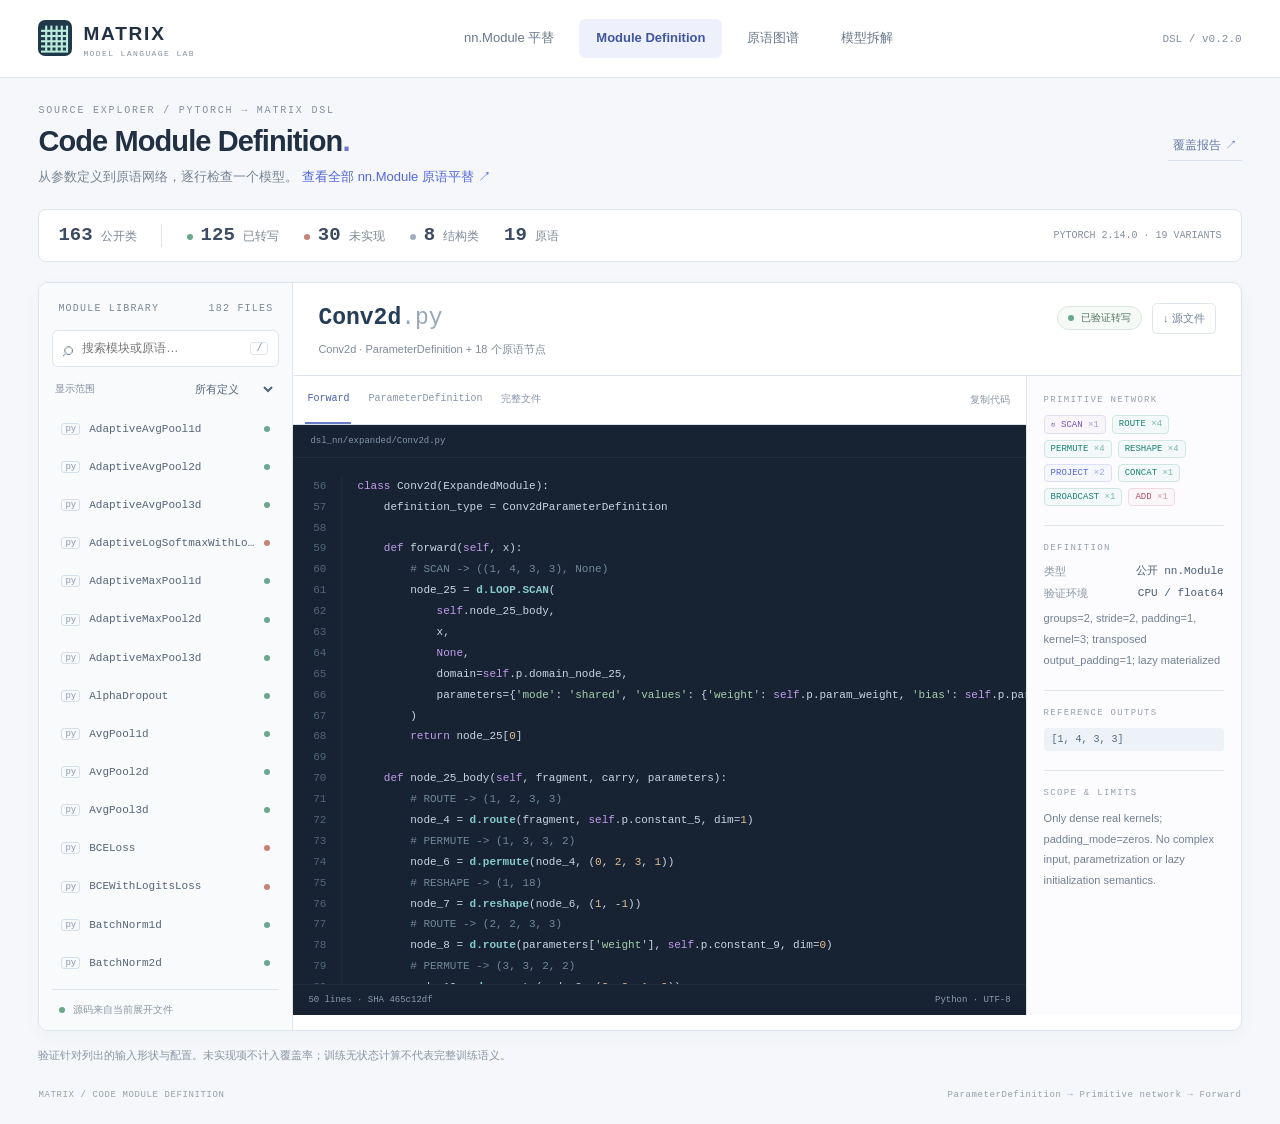
<file: docs/index.html>
<!doctype html>
<html lang="zh-CN">
<head>
  <meta charset="UTF-8">
  <meta name="viewport" content="width=device-width,initial-scale=1">
  <title>Code Module Definition — Matrix DSL</title>
  <meta name="description" content="浏览公开 nn.Module 的 DSL 定义：ParameterDefinition、原语 forward 与 LOOP 子图。">
  <link rel="icon" href="favicon.svg" type="image/svg+xml">
  <link rel="stylesheet" href="style.css?v=1ec0d72f3839">
  <script defer src="module-data.js?v=93bf3869d813"></script>
  <script defer src="app.js?v=f7d126064dc0"></script>
</head>
<body>
  <header class="topbar">
    <a class="brand" href="index.html"><span class="brand-mark" aria-hidden="true">▦</span><span>MATRIX<span class="brand-sub">MODEL LANGUAGE LAB</span></span></a>
    <nav aria-label="主导航"><a href="nn-modules.html">nn.Module 平替</a><a href="index.html" aria-current="page">Module Definition</a><a href="primitives.html">原语图谱</a><a href="models.html">模型拆解</a></nav>
    <span class="version" id="version">DSL / v0.2</span>
  </header>
  <main>
    <div class="page-heading"><div><p class="eyebrow">SOURCE EXPLORER / PYTORCH → MATRIX DSL</p><h1>Code Module Definition<span class="title-dot">.</span></h1><p class="subtitle">从参数定义到原语网络，逐行检查一个模型。 <a href="nn-modules.html" style="color:#5366db">查看全部 nn.Module 原语平替 ↗</a></p></div><a class="report-link" href="nn-loop-recap.md">覆盖报告 <span aria-hidden="true">↗</span></a></div>
    <div class="summary" id="summary" aria-label="覆盖概览"></div>
    <div class="workspace">
      <aside class="module-sidebar" aria-label="模块目录">
        <div class="library-heading"><span>MODULE LIBRARY</span><span id="result-count"></span></div>
        <label class="search"><span aria-hidden="true">⌕</span><input id="search" type="search" placeholder="搜索模块或原语…" aria-label="搜索模块或原语" autocomplete="off"><kbd>/</kbd></label>
        <label class="filter-label"><span>显示范围</span><select id="status-filter" aria-label="按实现状态筛选"><option value="all">所有定义</option><option value="expanded">已转写</option><option value="stateless">训练无状态</option><option value="unsupported">未实现</option><option value="structural">结构 / 抽象类</option></select></label>
        <div id="module-list" class="module-list" role="list" aria-label="模块文件"></div>
        <div class="sidebar-foot"><span class="dot verified"></span>源码来自当前展开文件</div>
      </aside>
      <section class="module-main" aria-label="模块定义内容">
        <div id="module-heading"></div>
        <div class="code-layout">
          <div class="editor">
            <div class="editor-toolbar"><div role="tablist" aria-label="代码视图"><button role="tab" data-view="forward" id="tab-forward">Forward</button><button role="tab" data-view="definition" id="tab-definition">ParameterDefinition</button><button role="tab" data-view="source" id="tab-source">完整文件</button></div><button id="copy" class="copy-button" aria-label="复制当前代码">复制代码</button></div>
            <div class="editor-path" id="editor-path"></div>
            <div class="code-scroll" tabindex="0" aria-label="可滚动源代码"><pre id="code" role="tabpanel"><code></code></pre></div>
            <div class="editor-footer"><span id="code-meta"></span><span>Python · UTF-8</span></div>
          </div>
          <aside class="definition-inspector" id="inspector" aria-label="定义信息"></aside>
        </div>
      </section>
    </div>
    <p class="scope-note">验证针对列出的输入形状与配置。未实现项不计入覆盖率；训练无状态计算不代表完整训练语义。</p>
  </main>
  <footer><span>MATRIX / CODE MODULE DEFINITION</span><span>ParameterDefinition → Primitive network → Forward</span></footer>
  <div id="notification" role="status" aria-live="polite"></div>
</body>
</html>
</file>
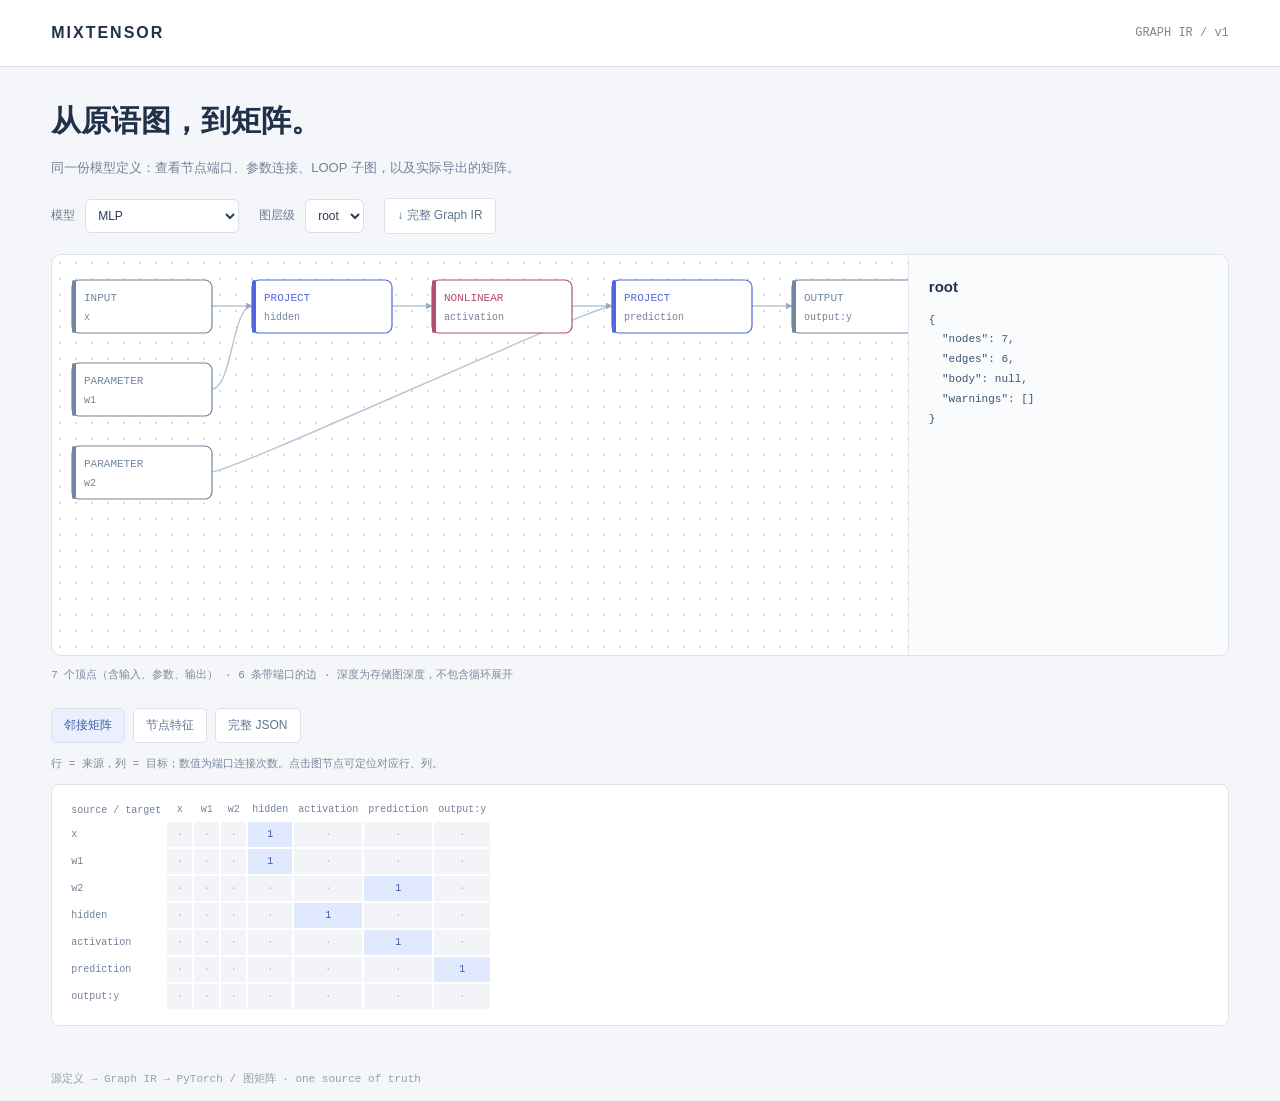
<file: docs/graph-ir/index.html>
<!doctype html><html lang="zh-CN"><head><meta charset="utf-8"><meta name="viewport" content="width=device-width,initial-scale=1"><title>mixtensor · Graph IR</title><style>
:root{font-family:Inter,-apple-system,BlinkMacSystemFont,"Segoe UI","PingFang SC",sans-serif;color:#203149;background:#f4f6fa;line-height:1.6}*{box-sizing:border-box}body{margin:0}header{background:#fff;border-bottom:1px solid #dce2eb;padding:20px 4%;display:flex;justify-content:space-between;align-items:center}header b{letter-spacing:2px}header span{font:12px monospace;color:#7d8795}main{max-width:1500px;margin:auto;padding:30px 4%}h1{font-size:30px;margin:0}p{color:#748298;font-size:13px}label{font-size:12px;color:#697991}select,button{font:inherit;cursor:pointer}select{padding:8px;border:1px solid #d8e0ed;border-radius:6px;background:white;color:#2a3d57;max-width:100%}.controls{display:flex;gap:20px;flex-wrap:wrap;margin:20px 0}.controls label{display:flex;gap:10px;align-items:center}.workspace{display:grid;grid-template-columns:minmax(0,1fr) 320px;border:1px solid #dce2eb;background:white;border-radius:10px;overflow:hidden}.canvas{overflow:auto;height:400px;background-image:radial-gradient(#d7dfe9 1px,transparent 1px);background-size:16px 16px}svg{display:block}aside{max-height:400px;overflow:auto;padding:20px;border-left:1px solid #e4e9f1;background:#fafbfd;min-width:0}h2{font-size:15px;margin:0 0 12px}pre{white-space:pre-wrap;overflow-wrap:anywhere;font:11px/1.8 ui-monospace,monospace;color:#3e5473;margin:0}.tabs{display:flex;gap:8px;margin:24px 0 12px}.tabs button,.download{padding:7px 12px;background:white;color:#637591;border:1px solid #d9e1ed;border-radius:5px;font-size:12px;text-decoration:none}.tabs button[aria-selected=true]{color:#425fa2;background:#eaf0fd}.matrix-wrap{background:white;border:1px solid #dce2eb;border-radius:8px;overflow:auto;padding:14px;max-height:510px}table{border-collapse:collapse;font:10px ui-monospace,monospace}th{font-weight:400;color:#71829a;padding:5px;white-space:nowrap}th:first-child{text-align:left}td{min-width:27px;height:27px;text-align:center;border:2px solid white;background:#f2f4f8;color:#a9b4c3}td.active{background:#e1e9ff;color:#3e599d}td.selected{outline:2px solid #6c82c8;outline-offset:-2px}.node{cursor:pointer;outline:none}.node:focus rect{stroke:#193867;stroke-width:3}.caption{font:11px/1.7 ui-monospace,monospace;color:#7c899c;margin:10px 0}.warning{color:#926736}footer{padding:15px 4%;font:11px monospace;color:#94a0b0}#json{max-height:480px;overflow:auto}button:focus-visible,select:focus-visible,a:focus-visible{outline:3px solid #8ca1da;outline-offset:3px}@media(max-width:760px){main{padding:24px 16px}.workspace{grid-template-columns:minmax(0,1fr)}aside{border-left:0;border-top:1px solid #e4e9f1}.controls{gap:10px}.controls label{width:100%;justify-content:space-between}header{padding:18px 16px}h1{font-size:26px}.tabs{flex-wrap:wrap}}
</style></head><body><header><b>MIXTENSOR</b><span>GRAPH IR / v1</span></header><main><h1>从原语图，到矩阵。</h1><p>同一份模型定义：查看节点端口、参数连接、LOOP 子图，以及实际导出的矩阵。</p><div class="controls"><label>模型 <select id="model" aria-label="选择模型"></select></label><label>图层级 <select id="scope" aria-label="选择子图"></select></label><a id="download" class="download">↓ 完整 Graph IR</a></div><div class="workspace"><div class="canvas" id="canvas"></div><aside><h2 id="detail-title">选择一个节点</h2><pre id="detail"></pre></aside></div><p class="caption" id="summary"></p><div class="tabs" role="tablist"><button role="tab" id="tab-adjacency" aria-selected="true" data-view="adjacency">邻接矩阵</button><button role="tab" id="tab-features" aria-selected="false" data-view="features">节点特征</button><button role="tab" id="tab-json" aria-selected="false" data-view="json">完整 JSON</button></div><p id="matrix-caption" class="caption"></p><div class="matrix-wrap" role="tabpanel" id="panel"></div></main><footer>源定义 → Graph IR → PyTorch / 图矩阵 · one source of truth</footer><script>
'use strict';const records=[{"label": "MLP", "definition": {"schema": "mixtensor.graph/1", "name": "MLP", "inputs": {"x": {"shape": ["B", 4], "dtype": "float32", "axes": ["batch", "feature"]}}, "parameters": {"w1": {"shape": [4, 8], "dtype": "float32", "init": "xavier_uniform", "trainable": true, "value": null}, "w2": {"shape": [8, 2], "dtype": "float32", "init": "xavier_uniform", "trainable": true, "value": null}}, "nodes": [{"id": "hidden", "op": "PROJECT", "inputs": {"x": "x", "weight": "w1"}, "attrs": {}, "outputs": {}}, {"id": "activation", "op": "NONLINEAR", "inputs": {"x": "hidden"}, "attrs": {"activation": "relu"}, "outputs": {}}, {"id": "prediction", "op": "PROJECT", "inputs": {"x": "activation", "weight": "w2"}, "attrs": {}, "outputs": {}}], "outputs": {"y": "prediction"}, "metadata": {}}, "matrices": {"schema": "mixtensor.graph-matrices/1", "definition_hash": "9c3a44c2e0634e73d425259af9e77e138f88bf1c5cbb5929dd7619838386b559", "feature_columns": ["INPUT", "PARAMETER", "OUTPUT", "PROJECT", "MIX", "COMPARE", "ROUTE", "NORMALIZE", "AGGREGATE", "SHIFT", "PERMUTE", "RESHAPE", "REDUCE", "BROADCAST", "ADD", "MUL", "GATE", "CONCAT", "NONLINEAR", "NORM", "REPEAT", "SCAN"], "adjacency_convention": "A[source][target] = number of tensor-reference edges; ports are in edges", "scopes": {"root": {"node_ids": ["x", "w1", "w2", "hidden", "activation", "prediction", "output:y"], "node_types": ["INPUT", "PARAMETER", "PARAMETER", "PROJECT", "NONLINEAR", "PROJECT", "OUTPUT"], "adjacency": [[0, 0, 0, 1, 0, 0, 0], [0, 0, 0, 1, 0, 0, 0], [0, 0, 0, 0, 0, 1, 0], [0, 0, 0, 0, 1, 0, 0], [0, 0, 0, 0, 0, 1, 0], [0, 0, 0, 0, 0, 0, 1], [0, 0, 0, 0, 0, 0, 0]], "node_features": [[1, 0, 0, 0, 0, 0, 0, 0, 0, 0, 0, 0, 0, 0, 0, 0, 0, 0, 0, 0, 0, 0], [0, 1, 0, 0, 0, 0, 0, 0, 0, 0, 0, 0, 0, 0, 0, 0, 0, 0, 0, 0, 0, 0], [0, 1, 0, 0, 0, 0, 0, 0, 0, 0, 0, 0, 0, 0, 0, 0, 0, 0, 0, 0, 0, 0], [0, 0, 0, 1, 0, 0, 0, 0, 0, 0, 0, 0, 0, 0, 0, 0, 0, 0, 0, 0, 0, 0], [0, 0, 0, 0, 0, 0, 0, 0, 0, 0, 0, 0, 0, 0, 0, 0, 0, 0, 1, 0, 0, 0], [0, 0, 0, 1, 0, 0, 0, 0, 0, 0, 0, 0, 0, 0, 0, 0, 0, 0, 0, 0, 0, 0], [0, 0, 1, 0, 0, 0, 0, 0, 0, 0, 0, 0, 0, 0, 0, 0, 0, 0, 0, 0, 0, 0]], "stored_depth": [0, 0, 0, 1, 2, 3, 4], "edges": [{"source": "x", "source_port": "out", "target": "hidden", "target_port": "x", "item": null, "tensor": {"shape": [2, 4], "dtype": "float32", "axes": ["batch", "feature"]}}, {"source": "w1", "source_port": "out", "target": "hidden", "target_port": "weight", "item": null, "tensor": {"shape": [4, 8], "dtype": "float32", "axes": []}}, {"source": "hidden", "source_port": "out", "target": "activation", "target_port": "x", "item": null, "tensor": {"shape": [2, 8], "dtype": "float32", "axes": []}}, {"source": "activation", "source_port": "out", "target": "prediction", "target_port": "x", "item": null, "tensor": {"shape": [2, 8], "dtype": "float32", "axes": []}}, {"source": "w2", "source_port": "out", "target": "prediction", "target_port": "weight", "item": null, "tensor": {"shape": [8, 2], "dtype": "float32", "axes": []}}, {"source": "prediction", "source_port": "out", "target": "output:y", "target_port": "y", "item": null, "tensor": {"shape": [2, 2], "dtype": "float32", "axes": []}}], "nodes": [{"id": "hidden", "op": "PROJECT", "inputs": {"x": "x", "weight": "w1"}, "attrs": {}, "outputs": {}}, {"id": "activation", "op": "NONLINEAR", "inputs": {"x": "hidden"}, "attrs": {"activation": "relu"}, "outputs": {}}, {"id": "prediction", "op": "PROJECT", "inputs": {"x": "activation", "weight": "w2"}, "attrs": {}, "outputs": {}}], "parameters": {"w1": {"shape": [4, 8], "dtype": "float32", "init": "xavier_uniform", "trainable": true, "value": null}, "w2": {"shape": [8, 2], "dtype": "float32", "init": "xavier_uniform", "trainable": true, "value": null}}, "tensor_specs": {"x:out": {"shape": [2, 4], "dtype": "float32", "axes": ["batch", "feature"]}, "w1:out": {"shape": [4, 8], "dtype": "float32", "axes": []}, "w2:out": {"shape": [8, 2], "dtype": "float32", "axes": []}, "hidden:out": {"shape": [2, 8], "dtype": "float32", "axes": []}, "activation:out": {"shape": [2, 8], "dtype": "float32", "axes": []}, "prediction:out": {"shape": [2, 2], "dtype": "float32", "axes": []}}, "warnings": []}}, "hierarchy": []}}, {"label": "Self-attention", "definition": {"schema": "mixtensor.graph/1", "name": "SelfAttention", "inputs": {"x": {"shape": ["B", 4, 4], "dtype": "float32", "axes": ["batch", "token", "feature"]}}, "parameters": {"wq": {"shape": [4, 4], "dtype": "float32", "init": "xavier_uniform", "trainable": true, "value": null}, "wk": {"shape": [4, 4], "dtype": "float32", "init": "xavier_uniform", "trainable": true, "value": null}, "wv": {"shape": [4, 4], "dtype": "float32", "init": "xavier_uniform", "trainable": true, "value": null}, "scale": {"shape": [], "dtype": "float32", "init": "constant", "trainable": false, "value": 0.5}}, "nodes": [{"id": "q", "op": "PROJECT", "inputs": {"x": "x", "weight": "wq"}, "attrs": {}, "outputs": {}}, {"id": "k", "op": "PROJECT", "inputs": {"x": "x", "weight": "wk"}, "attrs": {}, "outputs": {}}, {"id": "v", "op": "PROJECT", "inputs": {"x": "x", "weight": "wv"}, "attrs": {}, "outputs": {}}, {"id": "scores", "op": "COMPARE", "inputs": {"q": "q", "k": "k"}, "attrs": {}, "outputs": {}}, {"id": "scales", "op": "BROADCAST", "inputs": {"x": "scale"}, "attrs": {"shape": ["B", 4, 4]}, "outputs": {}}, {"id": "scaled", "op": "MUL", "inputs": {"x": "scores", "other": "scales"}, "attrs": {}, "outputs": {}}, {"id": "weights", "op": "NORMALIZE", "inputs": {"scores": "scaled"}, "attrs": {}, "outputs": {}}, {"id": "context", "op": "MIX", "inputs": {"x": "v", "weights": "weights"}, "attrs": {}, "outputs": {}}], "outputs": {"y": "context"}, "metadata": {}}, "matrices": {"schema": "mixtensor.graph-matrices/1", "definition_hash": "0efaec8dd3be06a49b89e6da0b488cc92713114d858c77f1b4f43988be4e20c3", "feature_columns": ["INPUT", "PARAMETER", "OUTPUT", "PROJECT", "MIX", "COMPARE", "ROUTE", "NORMALIZE", "AGGREGATE", "SHIFT", "PERMUTE", "RESHAPE", "REDUCE", "BROADCAST", "ADD", "MUL", "GATE", "CONCAT", "NONLINEAR", "NORM", "REPEAT", "SCAN"], "adjacency_convention": "A[source][target] = number of tensor-reference edges; ports are in edges", "scopes": {"root": {"node_ids": ["x", "wq", "wk", "wv", "scale", "q", "k", "v", "scales", "scores", "scaled", "weights", "context", "output:y"], "node_types": ["INPUT", "PARAMETER", "PARAMETER", "PARAMETER", "PARAMETER", "PROJECT", "PROJECT", "PROJECT", "BROADCAST", "COMPARE", "MUL", "NORMALIZE", "MIX", "OUTPUT"], "adjacency": [[0, 0, 0, 0, 0, 1, 1, 1, 0, 0, 0, 0, 0, 0], [0, 0, 0, 0, 0, 1, 0, 0, 0, 0, 0, 0, 0, 0], [0, 0, 0, 0, 0, 0, 1, 0, 0, 0, 0, 0, 0, 0], [0, 0, 0, 0, 0, 0, 0, 1, 0, 0, 0, 0, 0, 0], [0, 0, 0, 0, 0, 0, 0, 0, 1, 0, 0, 0, 0, 0], [0, 0, 0, 0, 0, 0, 0, 0, 0, 1, 0, 0, 0, 0], [0, 0, 0, 0, 0, 0, 0, 0, 0, 1, 0, 0, 0, 0], [0, 0, 0, 0, 0, 0, 0, 0, 0, 0, 0, 0, 1, 0], [0, 0, 0, 0, 0, 0, 0, 0, 0, 0, 1, 0, 0, 0], [0, 0, 0, 0, 0, 0, 0, 0, 0, 0, 1, 0, 0, 0], [0, 0, 0, 0, 0, 0, 0, 0, 0, 0, 0, 1, 0, 0], [0, 0, 0, 0, 0, 0, 0, 0, 0, 0, 0, 0, 1, 0], [0, 0, 0, 0, 0, 0, 0, 0, 0, 0, 0, 0, 0, 1], [0, 0, 0, 0, 0, 0, 0, 0, 0, 0, 0, 0, 0, 0]], "node_features": [[1, 0, 0, 0, 0, 0, 0, 0, 0, 0, 0, 0, 0, 0, 0, 0, 0, 0, 0, 0, 0, 0], [0, 1, 0, 0, 0, 0, 0, 0, 0, 0, 0, 0, 0, 0, 0, 0, 0, 0, 0, 0, 0, 0], [0, 1, 0, 0, 0, 0, 0, 0, 0, 0, 0, 0, 0, 0, 0, 0, 0, 0, 0, 0, 0, 0], [0, 1, 0, 0, 0, 0, 0, 0, 0, 0, 0, 0, 0, 0, 0, 0, 0, 0, 0, 0, 0, 0], [0, 1, 0, 0, 0, 0, 0, 0, 0, 0, 0, 0, 0, 0, 0, 0, 0, 0, 0, 0, 0, 0], [0, 0, 0, 1, 0, 0, 0, 0, 0, 0, 0, 0, 0, 0, 0, 0, 0, 0, 0, 0, 0, 0], [0, 0, 0, 1, 0, 0, 0, 0, 0, 0, 0, 0, 0, 0, 0, 0, 0, 0, 0, 0, 0, 0], [0, 0, 0, 1, 0, 0, 0, 0, 0, 0, 0, 0, 0, 0, 0, 0, 0, 0, 0, 0, 0, 0], [0, 0, 0, 0, 0, 0, 0, 0, 0, 0, 0, 0, 0, 1, 0, 0, 0, 0, 0, 0, 0, 0], [0, 0, 0, 0, 0, 1, 0, 0, 0, 0, 0, 0, 0, 0, 0, 0, 0, 0, 0, 0, 0, 0], [0, 0, 0, 0, 0, 0, 0, 0, 0, 0, 0, 0, 0, 0, 0, 1, 0, 0, 0, 0, 0, 0], [0, 0, 0, 0, 0, 0, 0, 1, 0, 0, 0, 0, 0, 0, 0, 0, 0, 0, 0, 0, 0, 0], [0, 0, 0, 0, 1, 0, 0, 0, 0, 0, 0, 0, 0, 0, 0, 0, 0, 0, 0, 0, 0, 0], [0, 0, 1, 0, 0, 0, 0, 0, 0, 0, 0, 0, 0, 0, 0, 0, 0, 0, 0, 0, 0, 0]], "stored_depth": [0, 0, 0, 0, 0, 1, 1, 1, 1, 2, 3, 4, 5, 6], "edges": [{"source": "x", "source_port": "out", "target": "q", "target_port": "x", "item": null, "tensor": {"shape": [2, 4, 4], "dtype": "float32", "axes": ["batch", "token", "feature"]}}, {"source": "wq", "source_port": "out", "target": "q", "target_port": "weight", "item": null, "tensor": {"shape": [4, 4], "dtype": "float32", "axes": []}}, {"source": "x", "source_port": "out", "target": "k", "target_port": "x", "item": null, "tensor": {"shape": [2, 4, 4], "dtype": "float32", "axes": ["batch", "token", "feature"]}}, {"source": "wk", "source_port": "out", "target": "k", "target_port": "weight", "item": null, "tensor": {"shape": [4, 4], "dtype": "float32", "axes": []}}, {"source": "x", "source_port": "out", "target": "v", "target_port": "x", "item": null, "tensor": {"shape": [2, 4, 4], "dtype": "float32", "axes": ["batch", "token", "feature"]}}, {"source": "wv", "source_port": "out", "target": "v", "target_port": "weight", "item": null, "tensor": {"shape": [4, 4], "dtype": "float32", "axes": []}}, {"source": "scale", "source_port": "out", "target": "scales", "target_port": "x", "item": null, "tensor": {"shape": [], "dtype": "float32", "axes": []}}, {"source": "q", "source_port": "out", "target": "scores", "target_port": "q", "item": null, "tensor": {"shape": [2, 4, 4], "dtype": "float32", "axes": []}}, {"source": "k", "source_port": "out", "target": "scores", "target_port": "k", "item": null, "tensor": {"shape": [2, 4, 4], "dtype": "float32", "axes": []}}, {"source": "scores", "source_port": "out", "target": "scaled", "target_port": "x", "item": null, "tensor": {"shape": [2, 4, 4], "dtype": "float32", "axes": []}}, {"source": "scales", "source_port": "out", "target": "scaled", "target_port": "other", "item": null, "tensor": {"shape": [2, 4, 4], "dtype": "float32", "axes": []}}, {"source": "scaled", "source_port": "out", "target": "weights", "target_port": "scores", "item": null, "tensor": {"shape": [2, 4, 4], "dtype": "float32", "axes": []}}, {"source": "v", "source_port": "out", "target": "context", "target_port": "x", "item": null, "tensor": {"shape": [2, 4, 4], "dtype": "float32", "axes": []}}, {"source": "weights", "source_port": "out", "target": "context", "target_port": "weights", "item": null, "tensor": {"shape": [2, 4, 4], "dtype": "float32", "axes": []}}, {"source": "context", "source_port": "out", "target": "output:y", "target_port": "y", "item": null, "tensor": {"shape": [2, 4, 4], "dtype": "float32", "axes": []}}], "nodes": [{"id": "q", "op": "PROJECT", "inputs": {"x": "x", "weight": "wq"}, "attrs": {}, "outputs": {}}, {"id": "k", "op": "PROJECT", "inputs": {"x": "x", "weight": "wk"}, "attrs": {}, "outputs": {}}, {"id": "v", "op": "PROJECT", "inputs": {"x": "x", "weight": "wv"}, "attrs": {}, "outputs": {}}, {"id": "scales", "op": "BROADCAST", "inputs": {"x": "scale"}, "attrs": {"shape": ["B", 4, 4]}, "outputs": {}}, {"id": "scores", "op": "COMPARE", "inputs": {"q": "q", "k": "k"}, "attrs": {}, "outputs": {}}, {"id": "scaled", "op": "MUL", "inputs": {"x": "scores", "other": "scales"}, "attrs": {}, "outputs": {}}, {"id": "weights", "op": "NORMALIZE", "inputs": {"scores": "scaled"}, "attrs": {}, "outputs": {}}, {"id": "context", "op": "MIX", "inputs": {"x": "v", "weights": "weights"}, "attrs": {}, "outputs": {}}], "parameters": {"wq": {"shape": [4, 4], "dtype": "float32", "init": "xavier_uniform", "trainable": true, "value": null}, "wk": {"shape": [4, 4], "dtype": "float32", "init": "xavier_uniform", "trainable": true, "value": null}, "wv": {"shape": [4, 4], "dtype": "float32", "init": "xavier_uniform", "trainable": true, "value": null}, "scale": {"shape": [], "dtype": "float32", "init": "constant", "trainable": false, "value": 0.5}}, "tensor_specs": {"x:out": {"shape": [2, 4, 4], "dtype": "float32", "axes": ["batch", "token", "feature"]}, "wq:out": {"shape": [4, 4], "dtype": "float32", "axes": []}, "wk:out": {"shape": [4, 4], "dtype": "float32", "axes": []}, "wv:out": {"shape": [4, 4], "dtype": "float32", "axes": []}, "scale:out": {"shape": [], "dtype": "float32", "axes": []}, "q:out": {"shape": [2, 4, 4], "dtype": "float32", "axes": []}, "k:out": {"shape": [2, 4, 4], "dtype": "float32", "axes": []}, "v:out": {"shape": [2, 4, 4], "dtype": "float32", "axes": []}, "scales:out": {"shape": [2, 4, 4], "dtype": "float32", "axes": []}, "scores:out": {"shape": [2, 4, 4], "dtype": "float32", "axes": []}, "scaled:out": {"shape": [2, 4, 4], "dtype": "float32", "axes": []}, "weights:out": {"shape": [2, 4, 4], "dtype": "float32", "axes": []}, "context:out": {"shape": [2, 4, 4], "dtype": "float32", "axes": []}}, "warnings": []}}, "hierarchy": []}}, {"label": "Shared REPEAT", "definition": {"schema": "mixtensor.graph/1", "name": "SharedRepeat", "inputs": {"x": {"shape": ["B", 4], "dtype": "float32", "axes": []}}, "parameters": {"w": {"shape": [4, 4], "dtype": "float32", "init": "xavier_uniform", "trainable": true, "value": null}}, "nodes": [{"id": "loop", "op": "REPEAT", "inputs": {"state": "x", "w": "w"}, "attrs": {"steps": 3, "max_steps": 8, "binding": "shared"}, "outputs": {}, "body": {"schema": "mixtensor.graph/1", "name": "ResidualBody", "inputs": {"state": {"shape": ["B", 4], "dtype": "float32", "axes": []}, "w": {"shape": [4, 4], "dtype": "float32", "axes": []}}, "parameters": {}, "nodes": [{"id": "project", "op": "PROJECT", "inputs": {"x": "state", "weight": "w"}, "attrs": {}, "outputs": {}}, {"id": "activate", "op": "NONLINEAR", "inputs": {"x": "project"}, "attrs": {"activation": "tanh"}, "outputs": {}}, {"id": "residual", "op": "ADD", "inputs": {"x": "state", "other": "activate"}, "attrs": {}, "outputs": {}}], "outputs": {"state": "residual"}, "metadata": {}}}], "outputs": {"y": "loop:state"}, "metadata": {}}, "matrices": {"schema": "mixtensor.graph-matrices/1", "definition_hash": "f99d31e8348b44da7aa8c8f4b6750248c9c8efd09196103343604847b9f5bc88", "feature_columns": ["INPUT", "PARAMETER", "OUTPUT", "PROJECT", "MIX", "COMPARE", "ROUTE", "NORMALIZE", "AGGREGATE", "SHIFT", "PERMUTE", "RESHAPE", "REDUCE", "BROADCAST", "ADD", "MUL", "GATE", "CONCAT", "NONLINEAR", "NORM", "REPEAT", "SCAN"], "adjacency_convention": "A[source][target] = number of tensor-reference edges; ports are in edges", "scopes": {"root/loop": {"node_ids": ["state", "w", "project", "activate", "residual", "output:state"], "node_types": ["INPUT", "INPUT", "PROJECT", "NONLINEAR", "ADD", "OUTPUT"], "adjacency": [[0, 0, 1, 0, 1, 0], [0, 0, 1, 0, 0, 0], [0, 0, 0, 1, 0, 0], [0, 0, 0, 0, 1, 0], [0, 0, 0, 0, 0, 1], [0, 0, 0, 0, 0, 0]], "node_features": [[1, 0, 0, 0, 0, 0, 0, 0, 0, 0, 0, 0, 0, 0, 0, 0, 0, 0, 0, 0, 0, 0], [1, 0, 0, 0, 0, 0, 0, 0, 0, 0, 0, 0, 0, 0, 0, 0, 0, 0, 0, 0, 0, 0], [0, 0, 0, 1, 0, 0, 0, 0, 0, 0, 0, 0, 0, 0, 0, 0, 0, 0, 0, 0, 0, 0], [0, 0, 0, 0, 0, 0, 0, 0, 0, 0, 0, 0, 0, 0, 0, 0, 0, 0, 1, 0, 0, 0], [0, 0, 0, 0, 0, 0, 0, 0, 0, 0, 0, 0, 0, 0, 1, 0, 0, 0, 0, 0, 0, 0], [0, 0, 1, 0, 0, 0, 0, 0, 0, 0, 0, 0, 0, 0, 0, 0, 0, 0, 0, 0, 0, 0]], "stored_depth": [0, 0, 1, 2, 3, 4], "edges": [{"source": "state", "source_port": "out", "target": "project", "target_port": "x", "item": null, "tensor": {"shape": [2, 4], "dtype": "float32", "axes": []}}, {"source": "w", "source_port": "out", "target": "project", "target_port": "weight", "item": null, "tensor": {"shape": [4, 4], "dtype": "float32", "axes": []}}, {"source": "project", "source_port": "out", "target": "activate", "target_port": "x", "item": null, "tensor": {"shape": [2, 4], "dtype": "float32", "axes": []}}, {"source": "state", "source_port": "out", "target": "residual", "target_port": "x", "item": null, "tensor": {"shape": [2, 4], "dtype": "float32", "axes": []}}, {"source": "activate", "source_port": "out", "target": "residual", "target_port": "other", "item": null, "tensor": {"shape": [2, 4], "dtype": "float32", "axes": []}}, {"source": "residual", "source_port": "out", "target": "output:state", "target_port": "state", "item": null, "tensor": {"shape": [2, 4], "dtype": "float32", "axes": []}}], "nodes": [{"id": "project", "op": "PROJECT", "inputs": {"x": "state", "weight": "w"}, "attrs": {}, "outputs": {}}, {"id": "activate", "op": "NONLINEAR", "inputs": {"x": "project"}, "attrs": {"activation": "tanh"}, "outputs": {}}, {"id": "residual", "op": "ADD", "inputs": {"x": "state", "other": "activate"}, "attrs": {}, "outputs": {}}], "parameters": {}, "tensor_specs": {"state:out": {"shape": [2, 4], "dtype": "float32", "axes": []}, "w:out": {"shape": [4, 4], "dtype": "float32", "axes": []}, "project:out": {"shape": [2, 4], "dtype": "float32", "axes": []}, "activate:out": {"shape": [2, 4], "dtype": "float32", "axes": []}, "residual:out": {"shape": [2, 4], "dtype": "float32", "axes": []}}, "warnings": []}, "root": {"node_ids": ["x", "w", "loop", "output:y"], "node_types": ["INPUT", "PARAMETER", "REPEAT", "OUTPUT"], "adjacency": [[0, 0, 1, 0], [0, 0, 1, 0], [0, 0, 0, 1], [0, 0, 0, 0]], "node_features": [[1, 0, 0, 0, 0, 0, 0, 0, 0, 0, 0, 0, 0, 0, 0, 0, 0, 0, 0, 0, 0, 0], [0, 1, 0, 0, 0, 0, 0, 0, 0, 0, 0, 0, 0, 0, 0, 0, 0, 0, 0, 0, 0, 0], [0, 0, 0, 0, 0, 0, 0, 0, 0, 0, 0, 0, 0, 0, 0, 0, 0, 0, 0, 0, 1, 0], [0, 0, 1, 0, 0, 0, 0, 0, 0, 0, 0, 0, 0, 0, 0, 0, 0, 0, 0, 0, 0, 0]], "stored_depth": [0, 0, 1, 2], "edges": [{"source": "x", "source_port": "out", "target": "loop", "target_port": "state", "item": null, "tensor": {"shape": [2, 4], "dtype": "float32", "axes": []}}, {"source": "w", "source_port": "out", "target": "loop", "target_port": "w", "item": null, "tensor": {"shape": [4, 4], "dtype": "float32", "axes": []}}, {"source": "loop", "source_port": "state", "target": "output:y", "target_port": "y", "item": null, "tensor": {"shape": [2, 4], "dtype": "float32", "axes": []}}], "nodes": [{"id": "loop", "op": "REPEAT", "inputs": {"state": "x", "w": "w"}, "attrs": {"steps": 3, "max_steps": 8, "binding": "shared"}, "outputs": {}, "body": {"schema": "mixtensor.graph/1", "name": "ResidualBody", "inputs": {"state": {"shape": ["B", 4], "dtype": "float32", "axes": []}, "w": {"shape": [4, 4], "dtype": "float32", "axes": []}}, "parameters": {}, "nodes": [{"id": "project", "op": "PROJECT", "inputs": {"x": "state", "weight": "w"}, "attrs": {}, "outputs": {}}, {"id": "activate", "op": "NONLINEAR", "inputs": {"x": "project"}, "attrs": {"activation": "tanh"}, "outputs": {}}, {"id": "residual", "op": "ADD", "inputs": {"x": "state", "other": "activate"}, "attrs": {}, "outputs": {}}], "outputs": {"state": "residual"}, "metadata": {}}}], "parameters": {"w": {"shape": [4, 4], "dtype": "float32", "init": "xavier_uniform", "trainable": true, "value": null}}, "tensor_specs": {"x:out": {"shape": [2, 4], "dtype": "float32", "axes": []}, "w:out": {"shape": [4, 4], "dtype": "float32", "axes": []}, "loop:state": {"shape": [2, 4], "dtype": "float32", "axes": []}}, "warnings": []}}, "hierarchy": [{"parent_scope": "root", "control_node": "loop", "body_scope": "root/loop", "bindings": {"state": "x", "w": "w"}, "attrs": {"steps": 3, "max_steps": 8, "binding": "shared"}, "interface": {"state": "state"}}]}}, {"label": "Per-step REPEAT", "definition": {"schema": "mixtensor.graph/1", "name": "PerStepRepeat", "inputs": {"x": {"shape": ["B", 4], "dtype": "float32", "axes": []}}, "parameters": {"w0": {"shape": [4, 4], "dtype": "float32", "init": "xavier_uniform", "trainable": true, "value": null}, "w1": {"shape": [4, 4], "dtype": "float32", "init": "xavier_uniform", "trainable": true, "value": null}, "w2": {"shape": [4, 4], "dtype": "float32", "init": "xavier_uniform", "trainable": true, "value": null}}, "nodes": [{"id": "loop", "op": "REPEAT", "inputs": {"state": "x", "w": ["w0", "w1", "w2"]}, "attrs": {"steps": 3, "max_steps": 8, "binding": "per_step"}, "outputs": {}, "body": {"schema": "mixtensor.graph/1", "name": "ResidualBody", "inputs": {"state": {"shape": ["B", 4], "dtype": "float32", "axes": []}, "w": {"shape": [4, 4], "dtype": "float32", "axes": []}}, "parameters": {}, "nodes": [{"id": "project", "op": "PROJECT", "inputs": {"x": "state", "weight": "w"}, "attrs": {}, "outputs": {}}, {"id": "activate", "op": "NONLINEAR", "inputs": {"x": "project"}, "attrs": {"activation": "tanh"}, "outputs": {}}, {"id": "residual", "op": "ADD", "inputs": {"x": "state", "other": "activate"}, "attrs": {}, "outputs": {}}], "outputs": {"state": "residual"}, "metadata": {}}}], "outputs": {"y": "loop:state"}, "metadata": {}}, "matrices": {"schema": "mixtensor.graph-matrices/1", "definition_hash": "418be3bfd469d93a77432c6c8c941819cc94fae2c4c9f7dd019f5dddbf80ff17", "feature_columns": ["INPUT", "PARAMETER", "OUTPUT", "PROJECT", "MIX", "COMPARE", "ROUTE", "NORMALIZE", "AGGREGATE", "SHIFT", "PERMUTE", "RESHAPE", "REDUCE", "BROADCAST", "ADD", "MUL", "GATE", "CONCAT", "NONLINEAR", "NORM", "REPEAT", "SCAN"], "adjacency_convention": "A[source][target] = number of tensor-reference edges; ports are in edges", "scopes": {"root/loop": {"node_ids": ["state", "w", "project", "activate", "residual", "output:state"], "node_types": ["INPUT", "INPUT", "PROJECT", "NONLINEAR", "ADD", "OUTPUT"], "adjacency": [[0, 0, 1, 0, 1, 0], [0, 0, 1, 0, 0, 0], [0, 0, 0, 1, 0, 0], [0, 0, 0, 0, 1, 0], [0, 0, 0, 0, 0, 1], [0, 0, 0, 0, 0, 0]], "node_features": [[1, 0, 0, 0, 0, 0, 0, 0, 0, 0, 0, 0, 0, 0, 0, 0, 0, 0, 0, 0, 0, 0], [1, 0, 0, 0, 0, 0, 0, 0, 0, 0, 0, 0, 0, 0, 0, 0, 0, 0, 0, 0, 0, 0], [0, 0, 0, 1, 0, 0, 0, 0, 0, 0, 0, 0, 0, 0, 0, 0, 0, 0, 0, 0, 0, 0], [0, 0, 0, 0, 0, 0, 0, 0, 0, 0, 0, 0, 0, 0, 0, 0, 0, 0, 1, 0, 0, 0], [0, 0, 0, 0, 0, 0, 0, 0, 0, 0, 0, 0, 0, 0, 1, 0, 0, 0, 0, 0, 0, 0], [0, 0, 1, 0, 0, 0, 0, 0, 0, 0, 0, 0, 0, 0, 0, 0, 0, 0, 0, 0, 0, 0]], "stored_depth": [0, 0, 1, 2, 3, 4], "edges": [{"source": "state", "source_port": "out", "target": "project", "target_port": "x", "item": null, "tensor": {"shape": [2, 4], "dtype": "float32", "axes": []}}, {"source": "w", "source_port": "out", "target": "project", "target_port": "weight", "item": null, "tensor": {"shape": [4, 4], "dtype": "float32", "axes": []}}, {"source": "project", "source_port": "out", "target": "activate", "target_port": "x", "item": null, "tensor": {"shape": [2, 4], "dtype": "float32", "axes": []}}, {"source": "state", "source_port": "out", "target": "residual", "target_port": "x", "item": null, "tensor": {"shape": [2, 4], "dtype": "float32", "axes": []}}, {"source": "activate", "source_port": "out", "target": "residual", "target_port": "other", "item": null, "tensor": {"shape": [2, 4], "dtype": "float32", "axes": []}}, {"source": "residual", "source_port": "out", "target": "output:state", "target_port": "state", "item": null, "tensor": {"shape": [2, 4], "dtype": "float32", "axes": []}}], "nodes": [{"id": "project", "op": "PROJECT", "inputs": {"x": "state", "weight": "w"}, "attrs": {}, "outputs": {}}, {"id": "activate", "op": "NONLINEAR", "inputs": {"x": "project"}, "attrs": {"activation": "tanh"}, "outputs": {}}, {"id": "residual", "op": "ADD", "inputs": {"x": "state", "other": "activate"}, "attrs": {}, "outputs": {}}], "parameters": {}, "tensor_specs": {"state:out": {"shape": [2, 4], "dtype": "float32", "axes": []}, "w:out": {"shape": [4, 4], "dtype": "float32", "axes": []}, "project:out": {"shape": [2, 4], "dtype": "float32", "axes": []}, "activate:out": {"shape": [2, 4], "dtype": "float32", "axes": []}, "residual:out": {"shape": [2, 4], "dtype": "float32", "axes": []}}, "warnings": []}, "root": {"node_ids": ["x", "w0", "w1", "w2", "loop", "output:y"], "node_types": ["INPUT", "PARAMETER", "PARAMETER", "PARAMETER", "REPEAT", "OUTPUT"], "adjacency": [[0, 0, 0, 0, 1, 0], [0, 0, 0, 0, 1, 0], [0, 0, 0, 0, 1, 0], [0, 0, 0, 0, 1, 0], [0, 0, 0, 0, 0, 1], [0, 0, 0, 0, 0, 0]], "node_features": [[1, 0, 0, 0, 0, 0, 0, 0, 0, 0, 0, 0, 0, 0, 0, 0, 0, 0, 0, 0, 0, 0], [0, 1, 0, 0, 0, 0, 0, 0, 0, 0, 0, 0, 0, 0, 0, 0, 0, 0, 0, 0, 0, 0], [0, 1, 0, 0, 0, 0, 0, 0, 0, 0, 0, 0, 0, 0, 0, 0, 0, 0, 0, 0, 0, 0], [0, 1, 0, 0, 0, 0, 0, 0, 0, 0, 0, 0, 0, 0, 0, 0, 0, 0, 0, 0, 0, 0], [0, 0, 0, 0, 0, 0, 0, 0, 0, 0, 0, 0, 0, 0, 0, 0, 0, 0, 0, 0, 1, 0], [0, 0, 1, 0, 0, 0, 0, 0, 0, 0, 0, 0, 0, 0, 0, 0, 0, 0, 0, 0, 0, 0]], "stored_depth": [0, 0, 0, 0, 1, 2], "edges": [{"source": "x", "source_port": "out", "target": "loop", "target_port": "state", "item": null, "tensor": {"shape": [2, 4], "dtype": "float32", "axes": []}}, {"source": "w0", "source_port": "out", "target": "loop", "target_port": "w", "item": 0, "tensor": {"shape": [4, 4], "dtype": "float32", "axes": []}}, {"source": "w1", "source_port": "out", "target": "loop", "target_port": "w", "item": 1, "tensor": {"shape": [4, 4], "dtype": "float32", "axes": []}}, {"source": "w2", "source_port": "out", "target": "loop", "target_port": "w", "item": 2, "tensor": {"shape": [4, 4], "dtype": "float32", "axes": []}}, {"source": "loop", "source_port": "state", "target": "output:y", "target_port": "y", "item": null, "tensor": {"shape": [2, 4], "dtype": "float32", "axes": []}}], "nodes": [{"id": "loop", "op": "REPEAT", "inputs": {"state": "x", "w": ["w0", "w1", "w2"]}, "attrs": {"steps": 3, "max_steps": 8, "binding": "per_step"}, "outputs": {}, "body": {"schema": "mixtensor.graph/1", "name": "ResidualBody", "inputs": {"state": {"shape": ["B", 4], "dtype": "float32", "axes": []}, "w": {"shape": [4, 4], "dtype": "float32", "axes": []}}, "parameters": {}, "nodes": [{"id": "project", "op": "PROJECT", "inputs": {"x": "state", "weight": "w"}, "attrs": {}, "outputs": {}}, {"id": "activate", "op": "NONLINEAR", "inputs": {"x": "project"}, "attrs": {"activation": "tanh"}, "outputs": {}}, {"id": "residual", "op": "ADD", "inputs": {"x": "state", "other": "activate"}, "attrs": {}, "outputs": {}}], "outputs": {"state": "residual"}, "metadata": {}}}], "parameters": {"w0": {"shape": [4, 4], "dtype": "float32", "init": "xavier_uniform", "trainable": true, "value": null}, "w1": {"shape": [4, 4], "dtype": "float32", "init": "xavier_uniform", "trainable": true, "value": null}, "w2": {"shape": [4, 4], "dtype": "float32", "init": "xavier_uniform", "trainable": true, "value": null}}, "tensor_specs": {"x:out": {"shape": [2, 4], "dtype": "float32", "axes": []}, "w0:out": {"shape": [4, 4], "dtype": "float32", "axes": []}, "w1:out": {"shape": [4, 4], "dtype": "float32", "axes": []}, "w2:out": {"shape": [4, 4], "dtype": "float32", "axes": []}, "loop:state": {"shape": [2, 4], "dtype": "float32", "axes": []}}, "warnings": []}}, "hierarchy": [{"parent_scope": "root", "control_node": "loop", "body_scope": "root/loop", "bindings": {"state": "x", "w": ["w0", "w1", "w2"]}, "attrs": {"steps": 3, "max_steps": 8, "binding": "per_step"}, "interface": {"state": "state"}}]}}, {"label": "Sequence SCAN", "definition": {"schema": "mixtensor.graph/1", "name": "SequenceScan", "inputs": {"x": {"shape": [5, "B", 4], "dtype": "float32", "axes": []}, "initial": {"shape": ["B", 4], "dtype": "float32", "axes": []}}, "parameters": {"w": {"shape": [4, 4], "dtype": "float32", "init": "xavier_uniform", "trainable": true, "value": null}}, "nodes": [{"id": "scan", "op": "SCAN", "inputs": {"xs": "x", "carry": "initial", "w": "w"}, "attrs": {"domain": {"kind": "sequence", "axis": 0, "out_dim": 0}}, "outputs": {}, "body": {"schema": "mixtensor.graph/1", "name": "SequenceBody", "inputs": {"fragment": {"shape": ["B", 4], "dtype": "float32", "axes": []}, "carry": {"shape": ["B", 4], "dtype": "float32", "axes": []}, "w": {"shape": [4, 4], "dtype": "float32", "axes": []}}, "parameters": {}, "nodes": [{"id": "project", "op": "PROJECT", "inputs": {"x": "fragment", "weight": "w"}, "attrs": {}, "outputs": {}}, {"id": "accumulate", "op": "ADD", "inputs": {"x": "project", "other": "carry"}, "attrs": {}, "outputs": {}}], "outputs": {"y": "accumulate", "carry": "accumulate"}, "metadata": {}}}], "outputs": {"y": "scan:ys", "final": "scan:carry"}, "metadata": {}}, "matrices": {"schema": "mixtensor.graph-matrices/1", "definition_hash": "e2c2ff80aab45e908bece28d906121b92708c310c3272973785199941c41a65b", "feature_columns": ["INPUT", "PARAMETER", "OUTPUT", "PROJECT", "MIX", "COMPARE", "ROUTE", "NORMALIZE", "AGGREGATE", "SHIFT", "PERMUTE", "RESHAPE", "REDUCE", "BROADCAST", "ADD", "MUL", "GATE", "CONCAT", "NONLINEAR", "NORM", "REPEAT", "SCAN"], "adjacency_convention": "A[source][target] = number of tensor-reference edges; ports are in edges", "scopes": {"root/scan": {"node_ids": ["fragment", "carry", "w", "project", "accumulate", "output:y", "output:carry"], "node_types": ["INPUT", "INPUT", "INPUT", "PROJECT", "ADD", "OUTPUT", "OUTPUT"], "adjacency": [[0, 0, 0, 1, 0, 0, 0], [0, 0, 0, 0, 1, 0, 0], [0, 0, 0, 1, 0, 0, 0], [0, 0, 0, 0, 1, 0, 0], [0, 0, 0, 0, 0, 1, 1], [0, 0, 0, 0, 0, 0, 0], [0, 0, 0, 0, 0, 0, 0]], "node_features": [[1, 0, 0, 0, 0, 0, 0, 0, 0, 0, 0, 0, 0, 0, 0, 0, 0, 0, 0, 0, 0, 0], [1, 0, 0, 0, 0, 0, 0, 0, 0, 0, 0, 0, 0, 0, 0, 0, 0, 0, 0, 0, 0, 0], [1, 0, 0, 0, 0, 0, 0, 0, 0, 0, 0, 0, 0, 0, 0, 0, 0, 0, 0, 0, 0, 0], [0, 0, 0, 1, 0, 0, 0, 0, 0, 0, 0, 0, 0, 0, 0, 0, 0, 0, 0, 0, 0, 0], [0, 0, 0, 0, 0, 0, 0, 0, 0, 0, 0, 0, 0, 0, 1, 0, 0, 0, 0, 0, 0, 0], [0, 0, 1, 0, 0, 0, 0, 0, 0, 0, 0, 0, 0, 0, 0, 0, 0, 0, 0, 0, 0, 0], [0, 0, 1, 0, 0, 0, 0, 0, 0, 0, 0, 0, 0, 0, 0, 0, 0, 0, 0, 0, 0, 0]], "stored_depth": [0, 0, 0, 1, 2, 3, 3], "edges": [{"source": "fragment", "source_port": "out", "target": "project", "target_port": "x", "item": null, "tensor": {"shape": [2, 4], "dtype": "float32", "axes": []}}, {"source": "w", "source_port": "out", "target": "project", "target_port": "weight", "item": null, "tensor": {"shape": [4, 4], "dtype": "float32", "axes": []}}, {"source": "project", "source_port": "out", "target": "accumulate", "target_port": "x", "item": null, "tensor": {"shape": [2, 4], "dtype": "float32", "axes": []}}, {"source": "carry", "source_port": "out", "target": "accumulate", "target_port": "other", "item": null, "tensor": {"shape": [2, 4], "dtype": "float32", "axes": []}}, {"source": "accumulate", "source_port": "out", "target": "output:y", "target_port": "y", "item": null, "tensor": {"shape": [2, 4], "dtype": "float32", "axes": []}}, {"source": "accumulate", "source_port": "out", "target": "output:carry", "target_port": "carry", "item": null, "tensor": {"shape": [2, 4], "dtype": "float32", "axes": []}}], "nodes": [{"id": "project", "op": "PROJECT", "inputs": {"x": "fragment", "weight": "w"}, "attrs": {}, "outputs": {}}, {"id": "accumulate", "op": "ADD", "inputs": {"x": "project", "other": "carry"}, "attrs": {}, "outputs": {}}], "parameters": {}, "tensor_specs": {"fragment:out": {"shape": [2, 4], "dtype": "float32", "axes": []}, "carry:out": {"shape": [2, 4], "dtype": "float32", "axes": []}, "w:out": {"shape": [4, 4], "dtype": "float32", "axes": []}, "project:out": {"shape": [2, 4], "dtype": "float32", "axes": []}, "accumulate:out": {"shape": [2, 4], "dtype": "float32", "axes": []}}, "warnings": []}, "root": {"node_ids": ["x", "initial", "w", "scan", "output:y", "output:final"], "node_types": ["INPUT", "INPUT", "PARAMETER", "SCAN", "OUTPUT", "OUTPUT"], "adjacency": [[0, 0, 0, 1, 0, 0], [0, 0, 0, 1, 0, 0], [0, 0, 0, 1, 0, 0], [0, 0, 0, 0, 1, 1], [0, 0, 0, 0, 0, 0], [0, 0, 0, 0, 0, 0]], "node_features": [[1, 0, 0, 0, 0, 0, 0, 0, 0, 0, 0, 0, 0, 0, 0, 0, 0, 0, 0, 0, 0, 0], [1, 0, 0, 0, 0, 0, 0, 0, 0, 0, 0, 0, 0, 0, 0, 0, 0, 0, 0, 0, 0, 0], [0, 1, 0, 0, 0, 0, 0, 0, 0, 0, 0, 0, 0, 0, 0, 0, 0, 0, 0, 0, 0, 0], [0, 0, 0, 0, 0, 0, 0, 0, 0, 0, 0, 0, 0, 0, 0, 0, 0, 0, 0, 0, 0, 1], [0, 0, 1, 0, 0, 0, 0, 0, 0, 0, 0, 0, 0, 0, 0, 0, 0, 0, 0, 0, 0, 0], [0, 0, 1, 0, 0, 0, 0, 0, 0, 0, 0, 0, 0, 0, 0, 0, 0, 0, 0, 0, 0, 0]], "stored_depth": [0, 0, 0, 1, 2, 2], "edges": [{"source": "x", "source_port": "out", "target": "scan", "target_port": "xs", "item": null, "tensor": {"shape": [5, 2, 4], "dtype": "float32", "axes": []}}, {"source": "initial", "source_port": "out", "target": "scan", "target_port": "carry", "item": null, "tensor": {"shape": [2, 4], "dtype": "float32", "axes": []}}, {"source": "w", "source_port": "out", "target": "scan", "target_port": "w", "item": null, "tensor": {"shape": [4, 4], "dtype": "float32", "axes": []}}, {"source": "scan", "source_port": "ys", "target": "output:y", "target_port": "y", "item": null, "tensor": {"shape": [5, 2, 4], "dtype": "float32", "axes": []}}, {"source": "scan", "source_port": "carry", "target": "output:final", "target_port": "final", "item": null, "tensor": {"shape": [2, 4], "dtype": "float32", "axes": []}}], "nodes": [{"id": "scan", "op": "SCAN", "inputs": {"xs": "x", "carry": "initial", "w": "w"}, "attrs": {"domain": {"kind": "sequence", "axis": 0, "out_dim": 0}}, "outputs": {}, "body": {"schema": "mixtensor.graph/1", "name": "SequenceBody", "inputs": {"fragment": {"shape": ["B", 4], "dtype": "float32", "axes": []}, "carry": {"shape": ["B", 4], "dtype": "float32", "axes": []}, "w": {"shape": [4, 4], "dtype": "float32", "axes": []}}, "parameters": {}, "nodes": [{"id": "project", "op": "PROJECT", "inputs": {"x": "fragment", "weight": "w"}, "attrs": {}, "outputs": {}}, {"id": "accumulate", "op": "ADD", "inputs": {"x": "project", "other": "carry"}, "attrs": {}, "outputs": {}}], "outputs": {"y": "accumulate", "carry": "accumulate"}, "metadata": {}}}], "parameters": {"w": {"shape": [4, 4], "dtype": "float32", "init": "xavier_uniform", "trainable": true, "value": null}}, "tensor_specs": {"x:out": {"shape": [5, 2, 4], "dtype": "float32", "axes": []}, "initial:out": {"shape": [2, 4], "dtype": "float32", "axes": []}, "w:out": {"shape": [4, 4], "dtype": "float32", "axes": []}, "scan:ys": {"shape": [5, 2, 4], "dtype": "float32", "axes": []}, "scan:carry": {"shape": [2, 4], "dtype": "float32", "axes": []}}, "warnings": []}}, "hierarchy": [{"parent_scope": "root", "control_node": "scan", "body_scope": "root/scan", "bindings": {"xs": "x", "carry": "initial", "w": "w"}, "attrs": {"domain": {"kind": "sequence", "axis": 0, "out_dim": 0}}, "interface": {"xs": "fragment", "carry": "carry"}}]}}, {"label": "Window SCAN / CNN", "definition": {"schema": "mixtensor.graph/1", "name": "WindowCNN", "inputs": {"x": {"shape": ["B", 2, 5, 5], "dtype": "float32", "axes": []}}, "parameters": {"w": {"shape": [18, 3], "dtype": "float32", "init": "xavier_uniform", "trainable": true, "value": null}}, "nodes": [{"id": "scan", "op": "SCAN", "inputs": {"xs": "x", "w": "w"}, "attrs": {"domain": {"kind": "window", "axes": [2, 3], "size": [3, 3], "padding": "same", "output_axis": -1}}, "outputs": {}, "body": {"schema": "mixtensor.graph/1", "name": "WindowBody", "inputs": {"fragment": {"shape": ["B", 2, 3, 3], "dtype": "float32", "axes": []}, "w": {"shape": [18, 3], "dtype": "float32", "axes": []}}, "parameters": {}, "nodes": [{"id": "flatten", "op": "RESHAPE", "inputs": {"x": "fragment"}, "attrs": {"shape": ["B", 18]}, "outputs": {}}, {"id": "project", "op": "PROJECT", "inputs": {"x": "flatten", "weight": "w"}, "attrs": {}, "outputs": {}}], "outputs": {"y": "project"}, "metadata": {}}}], "outputs": {"y": "scan:ys"}, "metadata": {}}, "matrices": {"schema": "mixtensor.graph-matrices/1", "definition_hash": "1c1d04b4236a4a5cbfd8e5da79956f349e90dbdd0d80b41258d0f24449b9e541", "feature_columns": ["INPUT", "PARAMETER", "OUTPUT", "PROJECT", "MIX", "COMPARE", "ROUTE", "NORMALIZE", "AGGREGATE", "SHIFT", "PERMUTE", "RESHAPE", "REDUCE", "BROADCAST", "ADD", "MUL", "GATE", "CONCAT", "NONLINEAR", "NORM", "REPEAT", "SCAN"], "adjacency_convention": "A[source][target] = number of tensor-reference edges; ports are in edges", "scopes": {"root/scan": {"node_ids": ["fragment", "w", "flatten", "project", "output:y"], "node_types": ["INPUT", "INPUT", "RESHAPE", "PROJECT", "OUTPUT"], "adjacency": [[0, 0, 1, 0, 0], [0, 0, 0, 1, 0], [0, 0, 0, 1, 0], [0, 0, 0, 0, 1], [0, 0, 0, 0, 0]], "node_features": [[1, 0, 0, 0, 0, 0, 0, 0, 0, 0, 0, 0, 0, 0, 0, 0, 0, 0, 0, 0, 0, 0], [1, 0, 0, 0, 0, 0, 0, 0, 0, 0, 0, 0, 0, 0, 0, 0, 0, 0, 0, 0, 0, 0], [0, 0, 0, 0, 0, 0, 0, 0, 0, 0, 0, 1, 0, 0, 0, 0, 0, 0, 0, 0, 0, 0], [0, 0, 0, 1, 0, 0, 0, 0, 0, 0, 0, 0, 0, 0, 0, 0, 0, 0, 0, 0, 0, 0], [0, 0, 1, 0, 0, 0, 0, 0, 0, 0, 0, 0, 0, 0, 0, 0, 0, 0, 0, 0, 0, 0]], "stored_depth": [0, 0, 1, 2, 3], "edges": [{"source": "fragment", "source_port": "out", "target": "flatten", "target_port": "x", "item": null, "tensor": {"shape": [2, 2, 3, 3], "dtype": "float32", "axes": []}}, {"source": "flatten", "source_port": "out", "target": "project", "target_port": "x", "item": null, "tensor": {"shape": [2, 18], "dtype": "float32", "axes": []}}, {"source": "w", "source_port": "out", "target": "project", "target_port": "weight", "item": null, "tensor": {"shape": [18, 3], "dtype": "float32", "axes": []}}, {"source": "project", "source_port": "out", "target": "output:y", "target_port": "y", "item": null, "tensor": {"shape": [2, 3], "dtype": "float32", "axes": []}}], "nodes": [{"id": "flatten", "op": "RESHAPE", "inputs": {"x": "fragment"}, "attrs": {"shape": ["B", 18]}, "outputs": {}}, {"id": "project", "op": "PROJECT", "inputs": {"x": "flatten", "weight": "w"}, "attrs": {}, "outputs": {}}], "parameters": {}, "tensor_specs": {"fragment:out": {"shape": [2, 2, 3, 3], "dtype": "float32", "axes": []}, "w:out": {"shape": [18, 3], "dtype": "float32", "axes": []}, "flatten:out": {"shape": [2, 18], "dtype": "float32", "axes": []}, "project:out": {"shape": [2, 3], "dtype": "float32", "axes": []}}, "warnings": []}, "root": {"node_ids": ["x", "w", "scan", "output:y"], "node_types": ["INPUT", "PARAMETER", "SCAN", "OUTPUT"], "adjacency": [[0, 0, 1, 0], [0, 0, 1, 0], [0, 0, 0, 1], [0, 0, 0, 0]], "node_features": [[1, 0, 0, 0, 0, 0, 0, 0, 0, 0, 0, 0, 0, 0, 0, 0, 0, 0, 0, 0, 0, 0], [0, 1, 0, 0, 0, 0, 0, 0, 0, 0, 0, 0, 0, 0, 0, 0, 0, 0, 0, 0, 0, 0], [0, 0, 0, 0, 0, 0, 0, 0, 0, 0, 0, 0, 0, 0, 0, 0, 0, 0, 0, 0, 0, 1], [0, 0, 1, 0, 0, 0, 0, 0, 0, 0, 0, 0, 0, 0, 0, 0, 0, 0, 0, 0, 0, 0]], "stored_depth": [0, 0, 1, 2], "edges": [{"source": "x", "source_port": "out", "target": "scan", "target_port": "xs", "item": null, "tensor": {"shape": [2, 2, 5, 5], "dtype": "float32", "axes": []}}, {"source": "w", "source_port": "out", "target": "scan", "target_port": "w", "item": null, "tensor": {"shape": [18, 3], "dtype": "float32", "axes": []}}, {"source": "scan", "source_port": "ys", "target": "output:y", "target_port": "y", "item": null, "tensor": {"shape": [2, 3, 5, 5], "dtype": "float32", "axes": []}}], "nodes": [{"id": "scan", "op": "SCAN", "inputs": {"xs": "x", "w": "w"}, "attrs": {"domain": {"kind": "window", "axes": [2, 3], "size": [3, 3], "padding": "same", "output_axis": -1}}, "outputs": {}, "body": {"schema": "mixtensor.graph/1", "name": "WindowBody", "inputs": {"fragment": {"shape": ["B", 2, 3, 3], "dtype": "float32", "axes": []}, "w": {"shape": [18, 3], "dtype": "float32", "axes": []}}, "parameters": {}, "nodes": [{"id": "flatten", "op": "RESHAPE", "inputs": {"x": "fragment"}, "attrs": {"shape": ["B", 18]}, "outputs": {}}, {"id": "project", "op": "PROJECT", "inputs": {"x": "flatten", "weight": "w"}, "attrs": {}, "outputs": {}}], "outputs": {"y": "project"}, "metadata": {}}}], "parameters": {"w": {"shape": [18, 3], "dtype": "float32", "init": "xavier_uniform", "trainable": true, "value": null}}, "tensor_specs": {"x:out": {"shape": [2, 2, 5, 5], "dtype": "float32", "axes": []}, "w:out": {"shape": [18, 3], "dtype": "float32", "axes": []}, "scan:ys": {"shape": [2, 3, 5, 5], "dtype": "float32", "axes": []}}, "warnings": []}}, "hierarchy": [{"parent_scope": "root", "control_node": "scan", "body_scope": "root/scan", "bindings": {"xs": "x", "w": "w"}, "attrs": {"domain": {"kind": "window", "axes": [2, 3], "size": [3, 3], "padding": "same", "output_axis": -1}}, "interface": {"xs": "fragment", "carry": "carry"}}]}}];const $=s=>document.querySelector(s);const NS='http://www.w3.org/2000/svg';let selected=0,scope='root',view='adjacency',activeNode=null,blobURL;
const colors={PROJECT:'#5366db',MIX:'#5366db',COMPARE:'#5366db',SCAN:'#7854b5',REPEAT:'#7854b5',NORM:'#b26a14',NORMALIZE:'#b26a14',REDUCE:'#b26a14',AGGREGATE:'#b26a14',INPUT:'#71869e',PARAMETER:'#71869e',OUTPUT:'#71869e'};
const color=op=>colors[op]||(['ROUTE','SHIFT','RESHAPE','PERMUTE','BROADCAST','CONCAT'].includes(op)?'#168173':'#b34d75');
function el(tag,attrs={},text){const e=document.createElementNS(NS,tag);for(const[k,v]of Object.entries(attrs))e.setAttribute(k,v);if(text!==undefined)e.textContent=text;return e;}
function data(){return records[selected].matrices.scopes[scope]}
records.forEach((r,i)=>$('#model').add(new Option(r.label,i)));
function pickModel(){selected=Number($('#model').value);const scopes=Object.keys(records[selected].matrices.scopes).sort();$('#scope').replaceChildren(...scopes.map(s=>new Option(s,s)));$('#scope').value='root';scope='root';if(blobURL)URL.revokeObjectURL(blobURL);blobURL=URL.createObjectURL(new Blob([JSON.stringify(records[selected].definition,null,2)],{type:'application/json'}));$('#download').href=blobURL;$('#download').download=records[selected].definition.name+'.json';render();}
function render(){const d=data(),groups={};activeNode=null;d.node_ids.forEach((id,i)=>(groups[d.stored_depth[i]]??=[]).push(i));const maxDepth=Math.max(0,...d.stored_depth),maxRows=Math.max(1,...Object.values(groups).map(a=>a.length));const width=(maxDepth+1)*180+30,height=Math.max(340,maxRows*83+45),positions={};for(const[depth,rows]of Object.entries(groups))rows.forEach((i,row)=>positions[i]={x:20+Number(depth)*180,y:25+row*83});const svg=el('svg',{width,height,role:'group','aria-label':'原语数据依赖图'});const defs=el('defs'),marker=el('marker',{id:'arrow',viewBox:'0 0 10 10',refX:9,refY:5,markerWidth:5,markerHeight:5,orient:'auto-start-reverse'});marker.append(el('path',{d:'M 0 0 L 10 5 L 0 10 z',fill:'#9eacc2'}));defs.append(marker);svg.append(defs);d.edges.forEach(edge=>{const a=positions[d.node_ids.indexOf(edge.source)],b=positions[d.node_ids.indexOf(edge.target)];const path=el('path',{d:`M ${a.x+140} ${a.y+26} C ${a.x+160} ${a.y+26},${b.x-20} ${b.y+26},${b.x} ${b.y+26}`,fill:'none',stroke:'#b8c4d6','stroke-width':1.4,'marker-end':'url(#arrow)'});path.append(el('title',{},`${edge.source}:${edge.source_port} → ${edge.target}.${edge.target_port}${edge.item===null?'':'['+edge.item+']'}`));svg.append(path)});d.node_ids.forEach((id,i)=>{const p=positions[i],kind=d.node_types[i],c=color(kind),group=el('g',{class:'node',tabindex:0,role:'button','aria-label':id+' '+kind,'data-node':id});group.append(el('rect',{x:p.x,y:p.y,width:140,height:53,rx:7,fill:'white',stroke:c,'stroke-width':1.2}));group.append(el('rect',{x:p.x,y:p.y,width:4,height:53,rx:2,fill:c}));group.append(el('text',{x:p.x+12,y:p.y+21,fill:c,'font-size':11,'font-family':'monospace'},kind));const label=id.length>18?id.slice(0,16)+'…':id;group.append(el('text',{x:p.x+12,y:p.y+40,fill:'#738398','font-size':10,'font-family':'monospace'},label));group.addEventListener('click',()=>inspectNode(id));group.addEventListener('keydown',e=>{if(e.key==='Enter'||e.key===' '){e.preventDefault();inspectNode(id)}});svg.append(group)});$('#canvas').replaceChildren(svg);$('#detail-title').textContent=scope;$('#detail').textContent=JSON.stringify({nodes:d.node_ids.length,edges:d.edges.length,body:records[selected].matrices.hierarchy.find(h=>h.body_scope===scope)||null,warnings:d.warnings},null,2);$('#summary').textContent=`${d.node_ids.length} 个顶点（含输入、参数、输出） · ${d.edges.length} 条带端口的边 · 深度为存储图深度，不包含循环展开`;renderMatrix();}
function inspectNode(id){activeNode=id;const d=data();$('#detail-title').textContent=id;$('#detail').textContent=JSON.stringify({definition:d.nodes.find(n=>n.id===id)||d.parameters[id]||{kind:d.node_types[d.node_ids.indexOf(id)]},incoming:d.edges.filter(e=>e.target===id),outgoing:d.edges.filter(e=>e.source===id)},null,2);renderMatrix();}
function renderMatrix(){const d=data();document.querySelectorAll('[data-view]').forEach(b=>{b.setAttribute('aria-selected',String(b.dataset.view===view));b.tabIndex=b.dataset.view===view?0:-1});$('#panel').setAttribute('aria-labelledby','tab-'+view);if(view==='json'){$('#matrix-caption').textContent='可执行定义；矩阵特征本身不是无损模型序列化。';const pre=document.createElement('pre');pre.id='json';pre.textContent=JSON.stringify(records[selected].definition,null,2);$('#panel').replaceChildren(pre);return}const cols=view==='adjacency'?d.node_ids:records[selected].matrices.feature_columns,values=view==='adjacency'?d.adjacency:d.node_features;$('#matrix-caption').textContent=view==='adjacency'?'行 = 来源，列 = 目标；数值为端口连接次数。点击图节点可定位对应行、列。':'固定 22 列类型 one-hot：19 个原语 + INPUT / PARAMETER / OUTPUT。形状、属性、共享与循环层级另存于完整图记录。';const table=document.createElement('table'),head=table.createTHead().insertRow();for(const text of ['source / target',...cols]){const th=document.createElement('th');th.textContent=text;head.append(th)}const body=table.createTBody();d.node_ids.forEach((id,i)=>{const row=body.insertRow(),th=document.createElement('th');th.textContent=id;row.append(th);values[i].forEach((value,j)=>{const td=row.insertCell();td.textContent=value||'·';td.title=id+' → '+cols[j]+': '+value;if(value)td.classList.add('active');if(activeNode===id||(view==='adjacency'&&activeNode===cols[j]))td.classList.add('selected')})});$('#panel').replaceChildren(table);}
$('#model').onchange=pickModel;$('#scope').onchange=()=>{scope=$('#scope').value;render()};document.querySelectorAll('[data-view]').forEach(b=>b.onclick=()=>{view=b.dataset.view;renderMatrix()});$('[role=tablist]').onkeydown=e=>{if(!['ArrowLeft','ArrowRight','Home','End'].includes(e.key))return;const tabs=[...document.querySelectorAll('[data-view]')],i=tabs.indexOf(document.activeElement),j=e.key==='Home'?0:e.key==='End'?tabs.length-1:(i+(e.key==='ArrowLeft'?-1:1)+tabs.length)%tabs.length;e.preventDefault();tabs[j].click();tabs[j].focus()};pickModel();
</script></body></html>
</file>
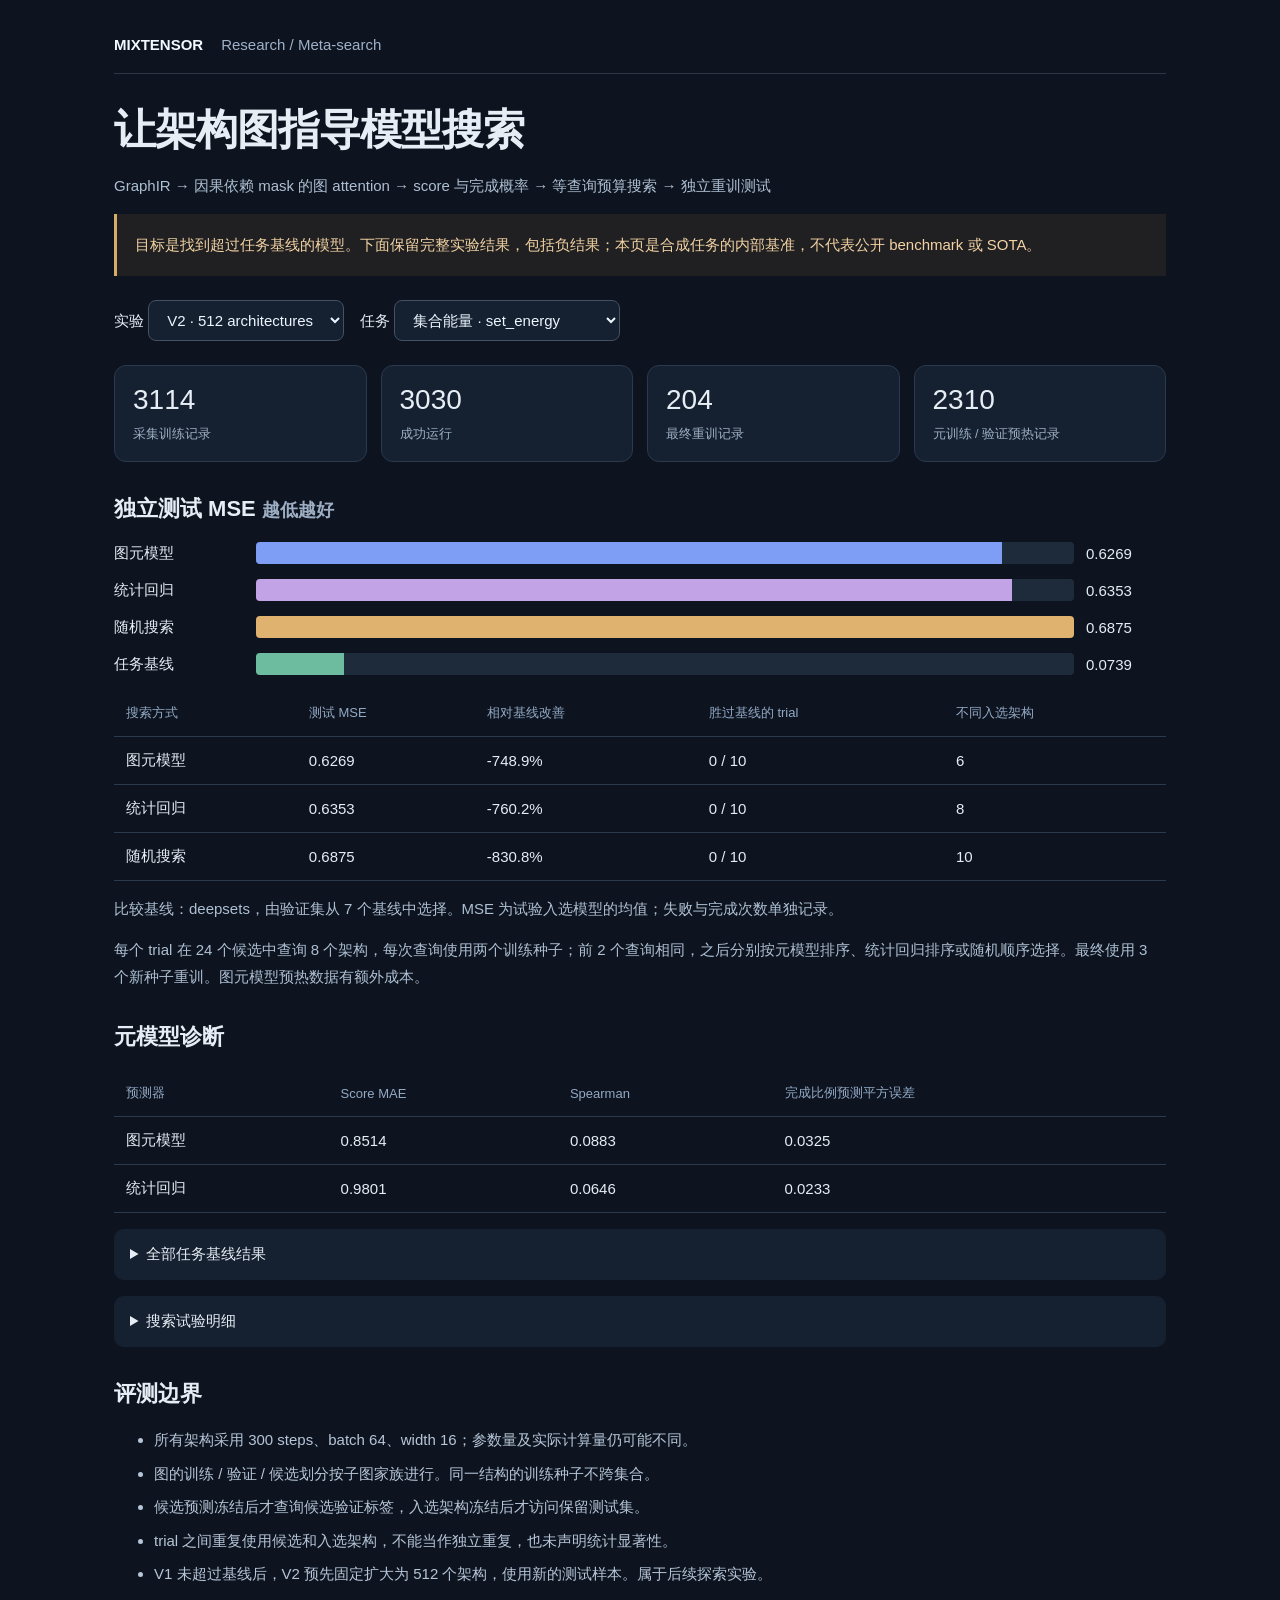
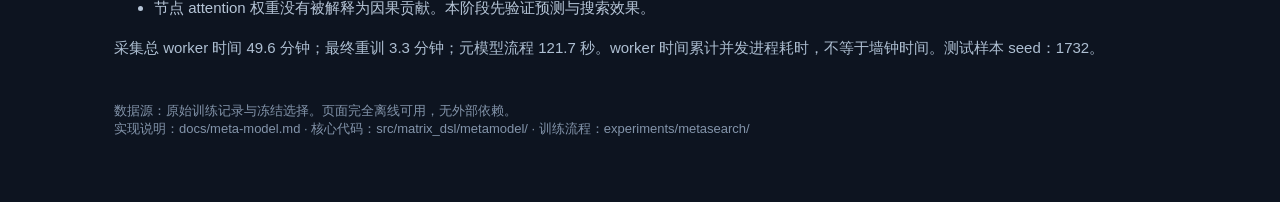
<file: docs/meta-search/index.html>
<!doctype html><html lang="zh-CN"><meta charset="utf-8"><meta name="viewport" content="width=device-width,initial-scale=1"><title>Mixtensor · Meta-search</title>
<style>
:root{font-family:Inter,-apple-system,BlinkMacSystemFont,"Segoe UI",sans-serif;color:#e7edf5;background:#0d1420;font-size:15px}*{box-sizing:border-box}body{margin:0}main{max-width:1100px;margin:auto;padding:36px 24px 64px}nav{display:flex;gap:18px;align-items:center;border-bottom:1px solid #2c3645;padding-bottom:20px;color:#9fb1c8}a{color:#9bcbff}h1{font-size:42px;letter-spacing:-1px;margin:28px 0 12px}h2{font-size:22px;margin-top:32px}p{color:#aebfd2;line-height:1.75}small{color:#9daec3}select{font:inherit;padding:10px 14px;border:1px solid #445063;border-radius:8px;background:#152131;color:#edf6ff}.controls{display:flex;gap:16px;flex-wrap:wrap;align-items:center;margin:24px 0}.cards{display:grid;grid-template-columns:repeat(4,1fr);gap:14px}.card{background:#152131;border:1px solid #2a394e;padding:18px;border-radius:12px}.value{display:block;font-size:28px;margin-bottom:8px}.notice{border-left:3px solid #d6ad65;background:#201f21;padding:18px;color:#f2d3a4;line-height:1.7}.table-wrap{overflow-x:auto}table{border-collapse:collapse;width:100%;font-variant-numeric:tabular-nums}td,th{text-align:left;padding:14px 12px;border-bottom:1px solid #2a394e}th{color:#93a9c4;font-weight:500;font-size:13px}td:not(:first-child){white-space:nowrap}.barrow{display:grid;grid-template-columns:130px 1fr 80px;align-items:center;gap:12px;margin:15px 0}.track{background:#1e2b3b;height:22px;border-radius:4px;overflow:hidden}.bar{height:100%;min-width:2px}.gnn{background:#7d9ef4}.ridge{background:#c2a3e5}.random{background:#dfb26f}.baseline{background:#6dbca0}details{background:#152131;padding:16px;border-radius:10px;margin:16px 0}summary{cursor:pointer}li{line-height:1.7;color:#b6c5d7;margin:8px 0}code{color:#becff4}footer{margin-top:40px;color:#8394aa;font-size:13px}@media(max-width:640px){h1{font-size:31px}.cards{grid-template-columns:1fr 1fr}.barrow{grid-template-columns:85px 1fr 65px}main{padding:24px 16px}}
</style><main><nav><strong style="color:#f3f7ff">MIXTENSOR</strong><span>Research / Meta-search</span></nav>
<h1>让架构图指导模型搜索</h1><p>GraphIR → 因果依赖 mask 的图 attention → score 与完成概率 → 等查询预算搜索 → 独立重训测试</p>
<div class="notice">目标是找到超过任务基线的模型。下面保留完整实验结果，包括负结果；本页是合成任务的内部基准，不代表公开 benchmark 或 SOTA。</div>
<div class="controls"><label>实验 <select id="version"></select></label><label>任务 <select id="task"><option value="set_energy">集合能量 · set_energy</option><option value="local_product">相邻乘积 · local_product</option><option value="distant_product">首尾乘积 · distant_product</option></select></label></div>
<div class="cards" id="cards"></div><h2>独立测试 MSE <small>越低越好</small></h2><div id="chart"></div><div class="table-wrap"><table><thead><tr><th>搜索方式</th><th>测试 MSE</th><th>相对基线改善</th><th>胜过基线的 trial</th><th>不同入选架构</th></tr></thead><tbody id="comparison"></tbody></table></div>
<p id="baseline"></p><p>每个 trial 在 24 个候选中查询 8 个架构，每次查询使用两个训练种子；前 2 个查询相同，之后分别按元模型排序、统计回归排序或随机顺序选择。最终使用 3 个新种子重训。图元模型预热数据有额外成本。</p>
<h2>元模型诊断</h2><div class="table-wrap"><table><thead><tr><th>预测器</th><th>Score MAE</th><th>Spearman</th><th>完成比例预测平方误差</th></tr></thead><tbody id="accuracy"></tbody></table></div>
<details><summary>全部任务基线结果</summary><div class="table-wrap"><table><thead><tr><th>架构</th><th>测试 MSE</th><th>参数量</th><th>由验证集选中</th></tr></thead><tbody id="baselines"></tbody></table></div></details>
<details><summary>搜索试验明细</summary><div class="table-wrap"><table><thead><tr><th>方法</th><th>Trial</th><th>入选架构</th><th>测试 MSE</th><th>完成种子</th></tr></thead><tbody id="trials"></tbody></table></div></details>
<h2>评测边界</h2><ul><li>所有架构采用 300 steps、batch 64、width 16；参数量及实际计算量仍可能不同。</li><li>图的训练 / 验证 / 候选划分按子图家族进行。同一结构的训练种子不跨集合。</li><li>候选预测冻结后才查询候选验证标签，入选架构冻结后才访问保留测试集。</li><li>trial 之间重复使用候选和入选架构，不能当作独立重复，也未声明统计显著性。</li><li>V1 未超过基线后，V2 预先固定扩大为 512 个架构，使用新的测试样本。属于后续探索实验。</li><li>节点 attention 权重没有被解释为因果贡献。本阶段先验证预测与搜索效果。</li></ul>
<p id="cost"></p><footer>数据源：原始训练记录与冻结选择。页面完全离线可用，无外部依赖。<br>实现说明：docs/meta-model.md · 核心代码：src/matrix_dsl/metamodel/ · 训练流程：experiments/metasearch/</footer></main>
<script id="data" type="application/json">[{"name": "V1 · 128 architectures", "report": {"protocol": "mixtensor.search/1", "test_seed": 1731, "collection_runs": 810, "collection_status": {"completed": 795, "nonfinite": 15}, "collection_worker_seconds": 746.2930500589428, "final_runs": 132, "final_status": {"completed": 132}, "final_worker_seconds": 128.79610312188743, "predictor_seconds": 23.135062131972518, "architecture_splits": {"candidate": 32, "train": 77, "validation": 19}, "warm_training_and_validation_runs": 576, "search_budget_per_trial": 8, "training_runs_per_query": 2, "comparisons": [{"task": "set_energy", "method": "gnn", "baseline": "deepsets", "complete_trials": 10, "total_trials": 10, "unique_winners": 4, "mean_test_mse": 0.8262089022745689, "baseline_test_mse": 0.07375616665619115, "relative_improvement": -10.20189591910165, "winning_trials": 0}, {"task": "set_energy", "method": "ridge", "baseline": "deepsets", "complete_trials": 10, "total_trials": 10, "unique_winners": 4, "mean_test_mse": 0.8689844727516174, "baseline_test_mse": 0.07375616665619115, "relative_improvement": -10.78185516069895, "winning_trials": 0}, {"task": "set_energy", "method": "random", "baseline": "deepsets", "complete_trials": 10, "total_trials": 10, "unique_winners": 5, "mean_test_mse": 0.8286457772056262, "baseline_test_mse": 0.07375616665619115, "relative_improvement": -10.234935528418884, "winning_trials": 0}, {"task": "local_product", "method": "gnn", "baseline": "cnn_unshared4", "complete_trials": 10, "total_trials": 10, "unique_winners": 3, "mean_test_mse": 0.8262802265584468, "baseline_test_mse": 0.26979378797113895, "relative_improvement": -2.0626362184693363, "winning_trials": 0}, {"task": "local_product", "method": "ridge", "baseline": "cnn_unshared4", "complete_trials": 10, "total_trials": 10, "unique_winners": 3, "mean_test_mse": 0.8746631731589635, "baseline_test_mse": 0.26979378797113895, "relative_improvement": -2.2419692823043436, "winning_trials": 0}, {"task": "local_product", "method": "random", "baseline": "cnn_unshared4", "complete_trials": 10, "total_trials": 10, "unique_winners": 7, "mean_test_mse": 0.8510899499058723, "baseline_test_mse": 0.26979378797113895, "relative_improvement": -2.1545943155552463, "winning_trials": 0}, {"task": "distant_product", "method": "gnn", "baseline": "deepsets", "complete_trials": 10, "total_trials": 10, "unique_winners": 5, "mean_test_mse": 0.9177209794521332, "baseline_test_mse": 0.914184865852197, "relative_improvement": -0.0038680509074494225, "winning_trials": 0}, {"task": "distant_product", "method": "ridge", "baseline": "deepsets", "complete_trials": 10, "total_trials": 10, "unique_winners": 4, "mean_test_mse": 0.9193339479466279, "baseline_test_mse": 0.914184865852197, "relative_improvement": -0.005632429814544063, "winning_trials": 0}, {"task": "distant_product", "method": "random", "baseline": "deepsets", "complete_trials": 10, "total_trials": 10, "unique_winners": 3, "mean_test_mse": 0.9230305011073748, "baseline_test_mse": 0.914184865852197, "relative_improvement": -0.009675980849816372, "winning_trials": 0}], "candidate_prediction_accuracy": [{"task": "set_energy", "method": "gnn", "score_mae": 0.9380147385954913, "spearman": 0.29838709677419356, "completion_brier": 0.042172107941800374, "successful_architectures": 31}, {"task": "set_energy", "method": "ridge", "score_mae": 0.9841712090535072, "spearman": 0.11532258064516131, "completion_brier": 0.037645968996727945, "successful_architectures": 31}, {"task": "local_product", "method": "gnn", "score_mae": 0.7948678575278455, "spearman": 0.19475806451612906, "completion_brier": 0.04214204688976268, "successful_architectures": 31}, {"task": "local_product", "method": "ridge", "score_mae": 0.8160019759383597, "spearman": 0.4963709677419355, "completion_brier": 0.03764596899672792, "successful_architectures": 31}, {"task": "distant_product", "method": "gnn", "score_mae": 0.8124071574140102, "spearman": 0.3008064516129033, "completion_brier": 0.04215615910878137, "successful_architectures": 31}, {"task": "distant_product", "method": "ridge", "score_mae": 0.8115231440035335, "spearman": 0.46451612903225814, "completion_brier": 0.037645968996727945, "successful_architectures": 31}], "baselines": [{"task": "set_energy", "architecture": "attention", "selected_by_validation": false, "completed": 3, "test_mse": 0.3066841345280409, "parameters": 1937}, {"task": "set_energy", "architecture": "cnn1", "selected_by_validation": false, "completed": 3, "test_mse": 0.2601472499469916, "parameters": 1153}, {"task": "set_energy", "architecture": "cnn_shared4", "selected_by_validation": false, "completed": 3, "test_mse": 0.3445045966655016, "parameters": 1153}, {"task": "set_energy", "architecture": "cnn_unshared4", "selected_by_validation": false, "completed": 3, "test_mse": 0.2841301740457614, "parameters": 3505}, {"task": "set_energy", "architecture": "deepsets", "selected_by_validation": true, "completed": 3, "test_mse": 0.07375616665619115, "parameters": 641}, {"task": "set_energy", "architecture": "linear", "selected_by_validation": false, "completed": 3, "test_mse": 1.1468582327167194, "parameters": 65}, {"task": "set_energy", "architecture": "mlp", "selected_by_validation": false, "completed": 3, "test_mse": 1.0354265421628952, "parameters": 1329}, {"task": "local_product", "architecture": "attention", "selected_by_validation": false, "completed": 3, "test_mse": 0.9507093330224355, "parameters": 1937}, {"task": "local_product", "architecture": "cnn1", "selected_by_validation": false, "completed": 3, "test_mse": 0.3139051465938489, "parameters": 1153}, {"task": "local_product", "architecture": "cnn_shared4", "selected_by_validation": false, "completed": 3, "test_mse": 0.304520217080911, "parameters": 1153}, {"task": "local_product", "architecture": "cnn_unshared4", "selected_by_validation": true, "completed": 3, "test_mse": 0.26979378797113895, "parameters": 3505}, {"task": "local_product", "architecture": "deepsets", "selected_by_validation": false, "completed": 3, "test_mse": 1.0199105863769848, "parameters": 641}, {"task": "local_product", "architecture": "linear", "selected_by_validation": false, "completed": 3, "test_mse": 1.1756929034988086, "parameters": 65}, {"task": "local_product", "architecture": "mlp", "selected_by_validation": false, "completed": 3, "test_mse": 1.023563839495182, "parameters": 1329}, {"task": "distant_product", "architecture": "attention", "selected_by_validation": false, "completed": 3, "test_mse": 0.9186166723569235, "parameters": 1937}, {"task": "distant_product", "architecture": "cnn1", "selected_by_validation": false, "completed": 3, "test_mse": 0.9181585361560186, "parameters": 1153}, {"task": "distant_product", "architecture": "cnn_shared4", "selected_by_validation": false, "completed": 3, "test_mse": 0.923173651099205, "parameters": 1153}, {"task": "distant_product", "architecture": "cnn_unshared4", "selected_by_validation": false, "completed": 3, "test_mse": 0.9393409341573715, "parameters": 3505}, {"task": "distant_product", "architecture": "deepsets", "selected_by_validation": true, "completed": 3, "test_mse": 0.914184865852197, "parameters": 641}, {"task": "distant_product", "architecture": "linear", "selected_by_validation": false, "completed": 3, "test_mse": 1.0654128069678943, "parameters": 65}, {"task": "distant_product", "architecture": "mlp", "selected_by_validation": false, "completed": 3, "test_mse": 0.9495954985419909, "parameters": 1329}], "trials": [{"task": "set_energy", "trial": 0, "method": "gnn", "pool": ["g1119", "g1087", "g1083", "g1070", "g1108", "g1059", "g1124", "g1086", "g1018", "g1082", "g1076", "g1078", "g1000", "g1041", "g1122", "g1026", "g1123", "g1098", "g1066", "g1010", "g1072", "g1094", "g1095", "g1033"], "queries": ["g1119", "g1087", "g1083", "g1000", "g1082", "g1123", "g1072", "g1033"], "validation_losses": {"g1119": 0.7504395917057991, "g1087": 0.9395298659801483, "g1083": 19.608331944793463, "g1000": 0.8707860670983791, "g1082": 0.9386574663221836, "g1123": 0.8413298651576042, "g1072": 1.0336282476782799, "g1033": null}, "winner": "g1119", "failed_queries": 1, "baseline": "deepsets", "completed_final_seeds": 3, "test_mse": 0.7432214543223381, "baseline_test_mse": 0.07375616665619115, "relative_improvement": -9.076736468515362, "paired_seed_mean_relative_improvement": -12.877126126754753}, {"task": "set_energy", "trial": 0, "method": "ridge", "pool": ["g1119", "g1087", "g1083", "g1070", "g1108", "g1059", "g1124", "g1086", "g1018", "g1082", "g1076", "g1078", "g1000", "g1041", "g1122", "g1026", "g1123", "g1098", "g1066", "g1010", "g1072", "g1094", "g1095", "g1033"], "queries": ["g1119", "g1087", "g1026", "g1072", "g1033", "g1086", "g1082", "g1000"], "validation_losses": {"g1119": 0.7504395917057991, "g1087": 0.9395298659801483, "g1026": 411.68098163604736, "g1072": 1.0336282476782799, "g1033": null, "g1086": 1.1193945556879044, "g1082": 0.9386574663221836, "g1000": 0.8707860670983791}, "winner": "g1119", "failed_queries": 1, "baseline": "deepsets", "completed_final_seeds": 3, "test_mse": 0.7432214543223381, "baseline_test_mse": 0.07375616665619115, "relative_improvement": -9.076736468515362, "paired_seed_mean_relative_improvement": -12.877126126754753}, {"task": "set_energy", "trial": 0, "method": "random", "pool": ["g1119", "g1087", "g1083", "g1070", "g1108", "g1059", "g1124", "g1086", "g1018", "g1082", "g1076", "g1078", "g1000", "g1041", "g1122", "g1026", "g1123", "g1098", "g1066", "g1010", "g1072", "g1094", "g1095", "g1033"], "queries": ["g1119", "g1087", "g1083", "g1070", "g1108", "g1059", "g1124", "g1086"], "validation_losses": {"g1119": 0.7504395917057991, "g1087": 0.9395298659801483, "g1083": 19.608331944793463, "g1070": 0.8308729790151119, "g1108": 1.1691689379513264, "g1059": 0.956428050994873, "g1124": 1.098333466798067, "g1086": 1.1193945556879044}, "winner": "g1119", "failed_queries": 0, "baseline": "deepsets", "completed_final_seeds": 3, "test_mse": 0.7432214543223381, "baseline_test_mse": 0.07375616665619115, "relative_improvement": -9.076736468515362, "paired_seed_mean_relative_improvement": -12.877126126754753}, {"task": "set_energy", "trial": 1, "method": "gnn", "pool": ["g1087", "g1108", "g1095", "g1094", "g1026", "g1033", "g1076", "g1072", "g1010", "g1124", "g1123", "g1043", "g1036", "g1000", "g1104", "g1082", "g1059", "g1086", "g1066", "g1065", "g1098", "g1038", "g1018", "g1083"], "queries": ["g1087", "g1108", "g1083", "g1000", "g1082", "g1123", "g1065", "g1072"], "validation_losses": {"g1087": 0.9395298659801483, "g1108": 1.1691689379513264, "g1083": 19.608331944793463, "g1000": 0.8707860670983791, "g1082": 0.9386574663221836, "g1123": 0.8413298651576042, "g1065": 0.8607181049883366, "g1072": 1.0336282476782799}, "winner": "g1123", "failed_queries": 0, "baseline": "deepsets", "completed_final_seeds": 3, "test_mse": 0.8295679266254107, "baseline_test_mse": 0.07375616665619115, "relative_improvement": -10.247438203945434, "paired_seed_mean_relative_improvement": -14.543153444546519}, {"task": "set_energy", "trial": 1, "method": "ridge", "pool": ["g1087", "g1108", "g1095", "g1094", "g1026", "g1033", "g1076", "g1072", "g1010", "g1124", "g1123", "g1043", "g1036", "g1000", "g1104", "g1082", "g1059", "g1086", "g1066", "g1065", "g1098", "g1038", "g1018", "g1083"], "queries": ["g1087", "g1108", "g1026", "g1043", "g1072", "g1038", "g1033", "g1086"], "validation_losses": {"g1087": 0.9395298659801483, "g1108": 1.1691689379513264, "g1026": 411.68098163604736, "g1043": 1.0589283965528011, "g1072": 1.0336282476782799, "g1038": 1.1063523590564728, "g1033": null, "g1086": 1.1193945556879044}, "winner": "g1087", "failed_queries": 1, "baseline": "deepsets", "completed_final_seeds": 3, "test_mse": 0.9204983487725258, "baseline_test_mse": 0.07375616665619115, "relative_improvement": -11.480289994779147, "paired_seed_mean_relative_improvement": -16.262897613915502}, {"task": "set_energy", "trial": 1, "method": "random", "pool": ["g1087", "g1108", "g1095", "g1094", "g1026", "g1033", "g1076", "g1072", "g1010", "g1124", "g1123", "g1043", "g1036", "g1000", "g1104", "g1082", "g1059", "g1086", "g1066", "g1065", "g1098", "g1038", "g1018", "g1083"], "queries": ["g1087", "g1108", "g1095", "g1094", "g1026", "g1033", "g1076", "g1072"], "validation_losses": {"g1087": 0.9395298659801483, "g1108": 1.1691689379513264, "g1095": 1.109690647572279, "g1094": 1.051936287432909, "g1026": 411.68098163604736, "g1033": null, "g1076": 1.0824489891529083, "g1072": 1.0336282476782799}, "winner": "g1087", "failed_queries": 1, "baseline": "deepsets", "completed_final_seeds": 3, "test_mse": 0.9204983487725258, "baseline_test_mse": 0.07375616665619115, "relative_improvement": -11.480289994779147, "paired_seed_mean_relative_improvement": -16.262897613915502}, {"task": "set_energy", "trial": 2, "method": "gnn", "pool": ["g1043", "g1108", "g1018", "g1033", "g1082", "g1059", "g1076", "g1036", "g1119", "g1095", "g1066", "g1094", "g1000", "g1123", "g1086", "g1072", "g1070", "g1078", "g1019", "g1026", "g1079", "g1083", "g1091", "g1038"], "queries": ["g1043", "g1108", "g1091", "g1083", "g1000", "g1082", "g1123", "g1072"], "validation_losses": {"g1043": 1.0589283965528011, "g1108": 1.1691689379513264, "g1091": 0.8903682045638561, "g1083": 19.608331944793463, "g1000": 0.8707860670983791, "g1082": 0.9386574663221836, "g1123": 0.8413298651576042, "g1072": 1.0336282476782799}, "winner": "g1123", "failed_queries": 0, "baseline": "deepsets", "completed_final_seeds": 3, "test_mse": 0.8295679266254107, "baseline_test_mse": 0.07375616665619115, "relative_improvement": -10.247438203945434, "paired_seed_mean_relative_improvement": -14.543153444546519}, {"task": "set_energy", "trial": 2, "method": "ridge", "pool": ["g1043", "g1108", "g1018", "g1033", "g1082", "g1059", "g1076", "g1036", "g1119", "g1095", "g1066", "g1094", "g1000", "g1123", "g1086", "g1072", "g1070", "g1078", "g1019", "g1026", "g1079", "g1083", "g1091", "g1038"], "queries": ["g1043", "g1108", "g1026", "g1072", "g1038", "g1033", "g1086", "g1082"], "validation_losses": {"g1043": 1.0589283965528011, "g1108": 1.1691689379513264, "g1026": 411.68098163604736, "g1072": 1.0336282476782799, "g1038": 1.1063523590564728, "g1033": null, "g1086": 1.1193945556879044, "g1082": 0.9386574663221836}, "winner": "g1082", "failed_queries": 1, "baseline": "deepsets", "completed_final_seeds": 3, "test_mse": 0.9099127128720284, "baseline_test_mse": 0.07375616665619115, "relative_improvement": -11.336767949363724, "paired_seed_mean_relative_improvement": -15.978533337936767}, {"task": "set_energy", "trial": 2, "method": "random", "pool": ["g1043", "g1108", "g1018", "g1033", "g1082", "g1059", "g1076", "g1036", "g1119", "g1095", "g1066", "g1094", "g1000", "g1123", "g1086", "g1072", "g1070", "g1078", "g1019", "g1026", "g1079", "g1083", "g1091", "g1038"], "queries": ["g1043", "g1108", "g1018", "g1033", "g1082", "g1059", "g1076", "g1036"], "validation_losses": {"g1043": 1.0589283965528011, "g1108": 1.1691689379513264, "g1018": 1.080982469022274, "g1033": null, "g1082": 0.9386574663221836, "g1059": 0.956428050994873, "g1076": 1.0824489891529083, "g1036": 0.664726497605443}, "winner": "g1036", "failed_queries": 1, "baseline": "deepsets", "completed_final_seeds": 3, "test_mse": 0.8525768307348093, "baseline_test_mse": 0.07375616665619115, "relative_improvement": -10.559397259744156, "paired_seed_mean_relative_improvement": -14.863186064938626}, {"task": "set_energy", "trial": 3, "method": "gnn", "pool": ["g1124", "g1076", "g1079", "g1083", "g1087", "g1119", "g1086", "g1123", "g1041", "g1038", "g1036", "g1122", "g1010", "g1072", "g1065", "g1066", "g1095", "g1018", "g1019", "g1070", "g1078", "g1094", "g1091", "g1033"], "queries": ["g1124", "g1076", "g1091", "g1083", "g1123", "g1065", "g1072", "g1033"], "validation_losses": {"g1124": 1.098333466798067, "g1076": 1.0824489891529083, "g1091": 0.8903682045638561, "g1083": 19.608331944793463, "g1123": 0.8413298651576042, "g1065": 0.8607181049883366, "g1072": 1.0336282476782799, "g1033": null}, "winner": "g1123", "failed_queries": 1, "baseline": "deepsets", "completed_final_seeds": 3, "test_mse": 0.8295679266254107, "baseline_test_mse": 0.07375616665619115, "relative_improvement": -10.247438203945434, "paired_seed_mean_relative_improvement": -14.543153444546519}, {"task": "set_energy", "trial": 3, "method": "ridge", "pool": ["g1124", "g1076", "g1079", "g1083", "g1087", "g1119", "g1086", "g1123", "g1041", "g1038", "g1036", "g1122", "g1010", "g1072", "g1065", "g1066", "g1095", "g1018", "g1019", "g1070", "g1078", "g1094", "g1091", "g1033"], "queries": ["g1124", "g1076", "g1072", "g1038", "g1033", "g1087", "g1086", "g1018"], "validation_losses": {"g1124": 1.098333466798067, "g1076": 1.0824489891529083, "g1072": 1.0336282476782799, "g1038": 1.1063523590564728, "g1033": null, "g1087": 0.9395298659801483, "g1086": 1.1193945556879044, "g1018": 1.080982469022274}, "winner": "g1087", "failed_queries": 1, "baseline": "deepsets", "completed_final_seeds": 3, "test_mse": 0.9204983487725258, "baseline_test_mse": 0.07375616665619115, "relative_improvement": -11.480289994779147, "paired_seed_mean_relative_improvement": -16.262897613915502}, {"task": "set_energy", "trial": 3, "method": "random", "pool": ["g1124", "g1076", "g1079", "g1083", "g1087", "g1119", "g1086", "g1123", "g1041", "g1038", "g1036", "g1122", "g1010", "g1072", "g1065", "g1066", "g1095", "g1018", "g1019", "g1070", "g1078", "g1094", "g1091", "g1033"], "queries": ["g1124", "g1076", "g1079", "g1083", "g1087", "g1119", "g1086", "g1123"], "validation_losses": {"g1124": 1.098333466798067, "g1076": 1.0824489891529083, "g1079": 1.0858853049576283, "g1083": 19.608331944793463, "g1087": 0.9395298659801483, "g1119": 0.7504395917057991, "g1086": 1.1193945556879044, "g1123": 0.8413298651576042}, "winner": "g1119", "failed_queries": 0, "baseline": "deepsets", "completed_final_seeds": 3, "test_mse": 0.7432214543223381, "baseline_test_mse": 0.07375616665619115, "relative_improvement": -9.076736468515362, "paired_seed_mean_relative_improvement": -12.877126126754753}, {"task": "set_energy", "trial": 4, "method": "gnn", "pool": ["g1078", "g1059", "g1082", "g1098", "g1010", "g1070", "g1122", "g1095", "g1066", "g1083", "g1043", "g1119", "g1108", "g1124", "g1087", "g1086", "g1065", "g1019", "g1026", "g1094", "g1072", "g1033", "g1018", "g1091"], "queries": ["g1078", "g1059", "g1091", "g1083", "g1082", "g1065", "g1072", "g1033"], "validation_losses": {"g1078": 1.0928012356162071, "g1059": 0.956428050994873, "g1091": 0.8903682045638561, "g1083": 19.608331944793463, "g1082": 0.9386574663221836, "g1065": 0.8607181049883366, "g1072": 1.0336282476782799, "g1033": null}, "winner": "g1065", "failed_queries": 1, "baseline": "deepsets", "completed_final_seeds": 3, "test_mse": 0.8593152513106664, "baseline_test_mse": 0.07375616665619115, "relative_improvement": -10.65075803513895, "paired_seed_mean_relative_improvement": -15.10955201852543}, {"task": "set_energy", "trial": 4, "method": "ridge", "pool": ["g1078", "g1059", "g1082", "g1098", "g1010", "g1070", "g1122", "g1095", "g1066", "g1083", "g1043", "g1119", "g1108", "g1124", "g1087", "g1086", "g1065", "g1019", "g1026", "g1094", "g1072", "g1033", "g1018", "g1091"], "queries": ["g1078", "g1059", "g1026", "g1043", "g1072", "g1033", "g1087", "g1086"], "validation_losses": {"g1078": 1.0928012356162071, "g1059": 0.956428050994873, "g1026": 411.68098163604736, "g1043": 1.0589283965528011, "g1072": 1.0336282476782799, "g1033": null, "g1087": 0.9395298659801483, "g1086": 1.1193945556879044}, "winner": "g1087", "failed_queries": 1, "baseline": "deepsets", "completed_final_seeds": 3, "test_mse": 0.9204983487725258, "baseline_test_mse": 0.07375616665619115, "relative_improvement": -11.480289994779147, "paired_seed_mean_relative_improvement": -16.262897613915502}, {"task": "set_energy", "trial": 4, "method": "random", "pool": ["g1078", "g1059", "g1082", "g1098", "g1010", "g1070", "g1122", "g1095", "g1066", "g1083", "g1043", "g1119", "g1108", "g1124", "g1087", "g1086", "g1065", "g1019", "g1026", "g1094", "g1072", "g1033", "g1018", "g1091"], "queries": ["g1078", "g1059", "g1082", "g1098", "g1010", "g1070", "g1122", "g1095"], "validation_losses": {"g1078": 1.0928012356162071, "g1059": 0.956428050994873, "g1082": 0.9386574663221836, "g1098": 1.0934428945183754, "g1010": 1.0836135484278202, "g1070": 0.8308729790151119, "g1122": 1.1056899428367615, "g1095": 1.109690647572279}, "winner": "g1070", "failed_queries": 0, "baseline": "deepsets", "completed_final_seeds": 3, "test_mse": 0.8416756714383761, "baseline_test_mse": 0.07375616665619115, "relative_improvement": -10.411597288695658, "paired_seed_mean_relative_improvement": -14.630210096211355}, {"task": "set_energy", "trial": 5, "method": "gnn", "pool": ["g1066", "g1043", "g1123", "g1076", "g1010", "g1082", "g1086", "g1036", "g1095", "g1078", "g1065", "g1124", "g1026", "g1059", "g1091", "g1072", "g1104", "g1038", "g1083", "g1079", "g1119", "g1108", "g1041", "g1098"], "queries": ["g1066", "g1043", "g1091", "g1083", "g1082", "g1123", "g1065", "g1072"], "validation_losses": {"g1066": null, "g1043": 1.0589283965528011, "g1091": 0.8903682045638561, "g1083": 19.608331944793463, "g1082": 0.9386574663221836, "g1123": 0.8413298651576042, "g1065": 0.8607181049883366, "g1072": 1.0336282476782799}, "winner": "g1123", "failed_queries": 1, "baseline": "deepsets", "completed_final_seeds": 3, "test_mse": 0.8295679266254107, "baseline_test_mse": 0.07375616665619115, "relative_improvement": -10.247438203945434, "paired_seed_mean_relative_improvement": -14.543153444546519}, {"task": "set_energy", "trial": 5, "method": "ridge", "pool": ["g1066", "g1043", "g1123", "g1076", "g1010", "g1082", "g1086", "g1036", "g1095", "g1078", "g1065", "g1124", "g1026", "g1059", "g1091", "g1072", "g1104", "g1038", "g1083", "g1079", "g1119", "g1108", "g1041", "g1098"], "queries": ["g1066", "g1043", "g1026", "g1072", "g1038", "g1086", "g1082", "g1041"], "validation_losses": {"g1066": null, "g1043": 1.0589283965528011, "g1026": 411.68098163604736, "g1072": 1.0336282476782799, "g1038": 1.1063523590564728, "g1086": 1.1193945556879044, "g1082": 0.9386574663221836, "g1041": 1.0920945443212986}, "winner": "g1082", "failed_queries": 1, "baseline": "deepsets", "completed_final_seeds": 3, "test_mse": 0.9099127128720284, "baseline_test_mse": 0.07375616665619115, "relative_improvement": -11.336767949363724, "paired_seed_mean_relative_improvement": -15.978533337936767}, {"task": "set_energy", "trial": 5, "method": "random", "pool": ["g1066", "g1043", "g1123", "g1076", "g1010", "g1082", "g1086", "g1036", "g1095", "g1078", "g1065", "g1124", "g1026", "g1059", "g1091", "g1072", "g1104", "g1038", "g1083", "g1079", "g1119", "g1108", "g1041", "g1098"], "queries": ["g1066", "g1043", "g1123", "g1076", "g1010", "g1082", "g1086", "g1036"], "validation_losses": {"g1066": null, "g1043": 1.0589283965528011, "g1123": 0.8413298651576042, "g1076": 1.0824489891529083, "g1010": 1.0836135484278202, "g1082": 0.9386574663221836, "g1086": 1.1193945556879044, "g1036": 0.664726497605443}, "winner": "g1036", "failed_queries": 1, "baseline": "deepsets", "completed_final_seeds": 3, "test_mse": 0.8525768307348093, "baseline_test_mse": 0.07375616665619115, "relative_improvement": -10.559397259744156, "paired_seed_mean_relative_improvement": -14.863186064938626}, {"task": "set_energy", "trial": 6, "method": "gnn", "pool": ["g1059", "g1087", "g1019", "g1091", "g1010", "g1095", "g1043", "g1104", "g1124", "g1041", "g1066", "g1082", "g1083", "g1123", "g1094", "g1072", "g1036", "g1018", "g1070", "g1119", "g1038", "g1033", "g1086", "g1098"], "queries": ["g1059", "g1087", "g1091", "g1083", "g1082", "g1123", "g1072", "g1033"], "validation_losses": {"g1059": 0.956428050994873, "g1087": 0.9395298659801483, "g1091": 0.8903682045638561, "g1083": 19.608331944793463, "g1082": 0.9386574663221836, "g1123": 0.8413298651576042, "g1072": 1.0336282476782799, "g1033": null}, "winner": "g1123", "failed_queries": 1, "baseline": "deepsets", "completed_final_seeds": 3, "test_mse": 0.8295679266254107, "baseline_test_mse": 0.07375616665619115, "relative_improvement": -10.247438203945434, "paired_seed_mean_relative_improvement": -14.543153444546519}, {"task": "set_energy", "trial": 6, "method": "ridge", "pool": ["g1059", "g1087", "g1019", "g1091", "g1010", "g1095", "g1043", "g1104", "g1124", "g1041", "g1066", "g1082", "g1083", "g1123", "g1094", "g1072", "g1036", "g1018", "g1070", "g1119", "g1038", "g1033", "g1086", "g1098"], "queries": ["g1059", "g1087", "g1043", "g1072", "g1038", "g1033", "g1086", "g1082"], "validation_losses": {"g1059": 0.956428050994873, "g1087": 0.9395298659801483, "g1043": 1.0589283965528011, "g1072": 1.0336282476782799, "g1038": 1.1063523590564728, "g1033": null, "g1086": 1.1193945556879044, "g1082": 0.9386574663221836}, "winner": "g1082", "failed_queries": 1, "baseline": "deepsets", "completed_final_seeds": 3, "test_mse": 0.9099127128720284, "baseline_test_mse": 0.07375616665619115, "relative_improvement": -11.336767949363724, "paired_seed_mean_relative_improvement": -15.978533337936767}, {"task": "set_energy", "trial": 6, "method": "random", "pool": ["g1059", "g1087", "g1019", "g1091", "g1010", "g1095", "g1043", "g1104", "g1124", "g1041", "g1066", "g1082", "g1083", "g1123", "g1094", "g1072", "g1036", "g1018", "g1070", "g1119", "g1038", "g1033", "g1086", "g1098"], "queries": ["g1059", "g1087", "g1019", "g1091", "g1010", "g1095", "g1043", "g1104"], "validation_losses": {"g1059": 0.956428050994873, "g1087": 0.9395298659801483, "g1019": 1.0926573649048805, "g1091": 0.8903682045638561, "g1010": 1.0836135484278202, "g1095": 1.109690647572279, "g1043": 1.0589283965528011, "g1104": 25413.285143114626}, "winner": "g1091", "failed_queries": 0, "baseline": "deepsets", "completed_final_seeds": 3, "test_mse": 0.8843120659391085, "baseline_test_mse": 0.07375616665619115, "relative_improvement": -10.989669556191322, "paired_seed_mean_relative_improvement": -15.667241369083937}, {"task": "set_energy", "trial": 7, "method": "gnn", "pool": ["g1018", "g1124", "g1076", "g1083", "g1108", "g1095", "g1036", "g1119", "g1000", "g1082", "g1065", "g1122", "g1026", "g1087", "g1019", "g1079", "g1123", "g1094", "g1072", "g1091", "g1104", "g1098", "g1078", "g1070"], "queries": ["g1018", "g1124", "g1091", "g1083", "g1000", "g1082", "g1123", "g1065"], "validation_losses": {"g1018": 1.080982469022274, "g1124": 1.098333466798067, "g1091": 0.8903682045638561, "g1083": 19.608331944793463, "g1000": 0.8707860670983791, "g1082": 0.9386574663221836, "g1123": 0.8413298651576042, "g1065": 0.8607181049883366}, "winner": "g1123", "failed_queries": 0, "baseline": "deepsets", "completed_final_seeds": 3, "test_mse": 0.8295679266254107, "baseline_test_mse": 0.07375616665619115, "relative_improvement": -10.247438203945434, "paired_seed_mean_relative_improvement": -14.543153444546519}, {"task": "set_energy", "trial": 7, "method": "ridge", "pool": ["g1018", "g1124", "g1076", "g1083", "g1108", "g1095", "g1036", "g1119", "g1000", "g1082", "g1065", "g1122", "g1026", "g1087", "g1019", "g1079", "g1123", "g1094", "g1072", "g1091", "g1104", "g1098", "g1078", "g1070"], "queries": ["g1018", "g1124", "g1026", "g1072", "g1087", "g1082", "g1000", "g1122"], "validation_losses": {"g1018": 1.080982469022274, "g1124": 1.098333466798067, "g1026": 411.68098163604736, "g1072": 1.0336282476782799, "g1087": 0.9395298659801483, "g1082": 0.9386574663221836, "g1000": 0.8707860670983791, "g1122": 1.1056899428367615}, "winner": "g1000", "failed_queries": 0, "baseline": "deepsets", "completed_final_seeds": 3, "test_mse": 0.8560843169689178, "baseline_test_mse": 0.07375616665619115, "relative_improvement": -10.606952418765076, "paired_seed_mean_relative_improvement": -15.006854484764697}, {"task": "set_energy", "trial": 7, "method": "random", "pool": ["g1018", "g1124", "g1076", "g1083", "g1108", "g1095", "g1036", "g1119", "g1000", "g1082", "g1065", "g1122", "g1026", "g1087", "g1019", "g1079", "g1123", "g1094", "g1072", "g1091", "g1104", "g1098", "g1078", "g1070"], "queries": ["g1018", "g1124", "g1076", "g1083", "g1108", "g1095", "g1036", "g1119"], "validation_losses": {"g1018": 1.080982469022274, "g1124": 1.098333466798067, "g1076": 1.0824489891529083, "g1083": 19.608331944793463, "g1108": 1.1691689379513264, "g1095": 1.109690647572279, "g1036": 0.664726497605443, "g1119": 0.7504395917057991}, "winner": "g1036", "failed_queries": 0, "baseline": "deepsets", "completed_final_seeds": 3, "test_mse": 0.8525768307348093, "baseline_test_mse": 0.07375616665619115, "relative_improvement": -10.559397259744156, "paired_seed_mean_relative_improvement": -14.863186064938626}, {"task": "set_energy", "trial": 8, "method": "gnn", "pool": ["g1026", "g1119", "g1079", "g1098", "g1091", "g1078", "g1019", "g1036", "g1108", "g1104", "g1059", "g1086", "g1018", "g1043", "g1038", "g1122", "g1095", "g1083", "g1033", "g1076", "g1070", "g1066", "g1041", "g1082"], "queries": ["g1026", "g1119", "g1091", "g1083", "g1082", "g1033", "g1059", "g1036"], "validation_losses": {"g1026": 411.68098163604736, "g1119": 0.7504395917057991, "g1091": 0.8903682045638561, "g1083": 19.608331944793463, "g1082": 0.9386574663221836, "g1033": null, "g1059": 0.956428050994873, "g1036": 0.664726497605443}, "winner": "g1036", "failed_queries": 1, "baseline": "deepsets", "completed_final_seeds": 3, "test_mse": 0.8525768307348093, "baseline_test_mse": 0.07375616665619115, "relative_improvement": -10.559397259744156, "paired_seed_mean_relative_improvement": -14.863186064938626}, {"task": "set_energy", "trial": 8, "method": "ridge", "pool": ["g1026", "g1119", "g1079", "g1098", "g1091", "g1078", "g1019", "g1036", "g1108", "g1104", "g1059", "g1086", "g1018", "g1043", "g1038", "g1122", "g1095", "g1083", "g1033", "g1076", "g1070", "g1066", "g1041", "g1082"], "queries": ["g1026", "g1119", "g1043", "g1038", "g1033", "g1086", "g1082", "g1018"], "validation_losses": {"g1026": 411.68098163604736, "g1119": 0.7504395917057991, "g1043": 1.0589283965528011, "g1038": 1.1063523590564728, "g1033": null, "g1086": 1.1193945556879044, "g1082": 0.9386574663221836, "g1018": 1.080982469022274}, "winner": "g1119", "failed_queries": 1, "baseline": "deepsets", "completed_final_seeds": 3, "test_mse": 0.7432214543223381, "baseline_test_mse": 0.07375616665619115, "relative_improvement": -9.076736468515362, "paired_seed_mean_relative_improvement": -12.877126126754753}, {"task": "set_energy", "trial": 8, "method": "random", "pool": ["g1026", "g1119", "g1079", "g1098", "g1091", "g1078", "g1019", "g1036", "g1108", "g1104", "g1059", "g1086", "g1018", "g1043", "g1038", "g1122", "g1095", "g1083", "g1033", "g1076", "g1070", "g1066", "g1041", "g1082"], "queries": ["g1026", "g1119", "g1079", "g1098", "g1091", "g1078", "g1019", "g1036"], "validation_losses": {"g1026": 411.68098163604736, "g1119": 0.7504395917057991, "g1079": 1.0858853049576283, "g1098": 1.0934428945183754, "g1091": 0.8903682045638561, "g1078": 1.0928012356162071, "g1019": 1.0926573649048805, "g1036": 0.664726497605443}, "winner": "g1036", "failed_queries": 0, "baseline": "deepsets", "completed_final_seeds": 3, "test_mse": 0.8525768307348093, "baseline_test_mse": 0.07375616665619115, "relative_improvement": -10.559397259744156, "paired_seed_mean_relative_improvement": -14.863186064938626}, {"task": "set_energy", "trial": 9, "method": "gnn", "pool": ["g1059", "g1018", "g1119", "g1087", "g1123", "g1072", "g1066", "g1076", "g1122", "g1094", "g1079", "g1010", "g1000", "g1041", "g1078", "g1026", "g1124", "g1104", "g1019", "g1108", "g1036", "g1033", "g1065", "g1082"], "queries": ["g1059", "g1018", "g1000", "g1082", "g1123", "g1065", "g1072", "g1033"], "validation_losses": {"g1059": 0.956428050994873, "g1018": 1.080982469022274, "g1000": 0.8707860670983791, "g1082": 0.9386574663221836, "g1123": 0.8413298651576042, "g1065": 0.8607181049883366, "g1072": 1.0336282476782799, "g1033": null}, "winner": "g1123", "failed_queries": 1, "baseline": "deepsets", "completed_final_seeds": 3, "test_mse": 0.8295679266254107, "baseline_test_mse": 0.07375616665619115, "relative_improvement": -10.247438203945434, "paired_seed_mean_relative_improvement": -14.543153444546519}, {"task": "set_energy", "trial": 9, "method": "ridge", "pool": ["g1059", "g1018", "g1119", "g1087", "g1123", "g1072", "g1066", "g1076", "g1122", "g1094", "g1079", "g1010", "g1000", "g1041", "g1078", "g1026", "g1124", "g1104", "g1019", "g1108", "g1036", "g1033", "g1065", "g1082"], "queries": ["g1059", "g1018", "g1026", "g1072", "g1033", "g1087", "g1082", "g1000"], "validation_losses": {"g1059": 0.956428050994873, "g1018": 1.080982469022274, "g1026": 411.68098163604736, "g1072": 1.0336282476782799, "g1033": null, "g1087": 0.9395298659801483, "g1082": 0.9386574663221836, "g1000": 0.8707860670983791}, "winner": "g1000", "failed_queries": 1, "baseline": "deepsets", "completed_final_seeds": 3, "test_mse": 0.8560843169689178, "baseline_test_mse": 0.07375616665619115, "relative_improvement": -10.606952418765076, "paired_seed_mean_relative_improvement": -15.006854484764697}, {"task": "set_energy", "trial": 9, "method": "random", "pool": ["g1059", "g1018", "g1119", "g1087", "g1123", "g1072", "g1066", "g1076", "g1122", "g1094", "g1079", "g1010", "g1000", "g1041", "g1078", "g1026", "g1124", "g1104", "g1019", "g1108", "g1036", "g1033", "g1065", "g1082"], "queries": ["g1059", "g1018", "g1119", "g1087", "g1123", "g1072", "g1066", "g1076"], "validation_losses": {"g1059": 0.956428050994873, "g1018": 1.080982469022274, "g1119": 0.7504395917057991, "g1087": 0.9395298659801483, "g1123": 0.8413298651576042, "g1072": 1.0336282476782799, "g1066": null, "g1076": 1.0824489891529083}, "winner": "g1119", "failed_queries": 1, "baseline": "deepsets", "completed_final_seeds": 3, "test_mse": 0.7432214543223381, "baseline_test_mse": 0.07375616665619115, "relative_improvement": -9.076736468515362, "paired_seed_mean_relative_improvement": -12.877126126754753}, {"task": "local_product", "trial": 0, "method": "gnn", "pool": ["g1119", "g1087", "g1083", "g1070", "g1108", "g1059", "g1124", "g1086", "g1018", "g1082", "g1076", "g1078", "g1000", "g1041", "g1122", "g1026", "g1123", "g1098", "g1066", "g1010", "g1072", "g1094", "g1095", "g1033"], "queries": ["g1119", "g1087", "g1083", "g1082", "g1000", "g1123", "g1072", "g1033"], "validation_losses": {"g1119": 1.2113448195159435, "g1087": 1.1744445525109768, "g1083": 4.875888053327799, "g1082": 1.1631643027067184, "g1000": 1.1729443222284317, "g1123": 1.1821639351546764, "g1072": 0.9524707496166229, "g1033": null}, "winner": "g1072", "failed_queries": 1, "baseline": "cnn_unshared4", "completed_final_seeds": 3, "test_mse": 0.8889299506942431, "baseline_test_mse": 0.26979378797113895, "relative_improvement": -2.2948495863416096, "paired_seed_mean_relative_improvement": -2.3034778142935632}, {"task": "local_product", "trial": 0, "method": "ridge", "pool": ["g1119", "g1087", "g1083", "g1070", "g1108", "g1059", "g1124", "g1086", "g1018", "g1082", "g1076", "g1078", "g1000", "g1041", "g1122", "g1026", "g1123", "g1098", "g1066", "g1010", "g1072", "g1094", "g1095", "g1033"], "queries": ["g1119", "g1087", "g1010", "g1041", "g1078", "g1076", "g1094", "g1124"], "validation_losses": {"g1119": 1.2113448195159435, "g1087": 1.1744445525109768, "g1010": 1.1793680228292942, "g1041": 1.1648643463850021, "g1078": 1.1820418238639832, "g1076": 1.176238376647234, "g1094": 1.076611164957285, "g1124": 1.1830887831747532}, "winner": "g1094", "failed_queries": 0, "baseline": "cnn_unshared4", "completed_final_seeds": 3, "test_mse": 0.961482860147953, "baseline_test_mse": 0.26979378797113895, "relative_improvement": -2.563769452878608, "paired_seed_mean_relative_improvement": -2.5675712368927703}, {"task": "local_product", "trial": 0, "method": "random", "pool": ["g1119", "g1087", "g1083", "g1070", "g1108", "g1059", "g1124", "g1086", "g1018", "g1082", "g1076", "g1078", "g1000", "g1041", "g1122", "g1026", "g1123", "g1098", "g1066", "g1010", "g1072", "g1094", "g1095", "g1033"], "queries": ["g1119", "g1087", "g1083", "g1070", "g1108", "g1059", "g1124", "g1086"], "validation_losses": {"g1119": 1.2113448195159435, "g1087": 1.1744445525109768, "g1083": 4.875888053327799, "g1070": 1.1892980113625526, "g1108": 1.2857629023492336, "g1059": 1.187314510345459, "g1124": 1.1830887831747532, "g1086": 1.2389018349349499}, "winner": "g1087", "failed_queries": 0, "baseline": "cnn_unshared4", "completed_final_seeds": 3, "test_mse": 1.0307525520523388, "baseline_test_mse": 0.26979378797113895, "relative_improvement": -2.820519960091161, "paired_seed_mean_relative_improvement": -2.83007170388562}, {"task": "local_product", "trial": 1, "method": "gnn", "pool": ["g1087", "g1108", "g1095", "g1094", "g1026", "g1033", "g1076", "g1072", "g1010", "g1124", "g1123", "g1043", "g1036", "g1000", "g1104", "g1082", "g1059", "g1086", "g1066", "g1065", "g1098", "g1038", "g1018", "g1083"], "queries": ["g1087", "g1108", "g1083", "g1082", "g1000", "g1123", "g1065", "g1072"], "validation_losses": {"g1087": 1.1744445525109768, "g1108": 1.2857629023492336, "g1083": 4.875888053327799, "g1082": 1.1631643027067184, "g1000": 1.1729443222284317, "g1123": 1.1821639351546764, "g1065": 1.1806384176015854, "g1072": 0.9524707496166229}, "winner": "g1072", "failed_queries": 0, "baseline": "cnn_unshared4", "completed_final_seeds": 3, "test_mse": 0.8889299506942431, "baseline_test_mse": 0.26979378797113895, "relative_improvement": -2.2948495863416096, "paired_seed_mean_relative_improvement": -2.3034778142935632}, {"task": "local_product", "trial": 1, "method": "ridge", "pool": ["g1087", "g1108", "g1095", "g1094", "g1026", "g1033", "g1076", "g1072", "g1010", "g1124", "g1123", "g1043", "g1036", "g1000", "g1104", "g1082", "g1059", "g1086", "g1066", "g1065", "g1098", "g1038", "g1018", "g1083"], "queries": ["g1087", "g1108", "g1036", "g1010", "g1043", "g1038", "g1076", "g1094"], "validation_losses": {"g1087": 1.1744445525109768, "g1108": 1.2857629023492336, "g1036": 1.0558445267379284, "g1010": 1.1793680228292942, "g1043": 1.1582348570227623, "g1038": 1.1772474385797977, "g1076": 1.176238376647234, "g1094": 1.076611164957285}, "winner": "g1036", "failed_queries": 0, "baseline": "cnn_unshared4", "completed_final_seeds": 3, "test_mse": 0.9566746801137924, "baseline_test_mse": 0.26979378797113895, "relative_improvement": -2.5459477673968247, "paired_seed_mean_relative_improvement": -2.5572981386843687}, {"task": "local_product", "trial": 1, "method": "random", "pool": ["g1087", "g1108", "g1095", "g1094", "g1026", "g1033", "g1076", "g1072", "g1010", "g1124", "g1123", "g1043", "g1036", "g1000", "g1104", "g1082", "g1059", "g1086", "g1066", "g1065", "g1098", "g1038", "g1018", "g1083"], "queries": ["g1087", "g1108", "g1095", "g1094", "g1026", "g1033", "g1076", "g1072"], "validation_losses": {"g1087": 1.1744445525109768, "g1108": 1.2857629023492336, "g1095": 1.2083015851676464, "g1094": 1.076611164957285, "g1026": 432.48991203308105, "g1033": null, "g1076": 1.176238376647234, "g1072": 0.9524707496166229}, "winner": "g1072", "failed_queries": 1, "baseline": "cnn_unshared4", "completed_final_seeds": 3, "test_mse": 0.8889299506942431, "baseline_test_mse": 0.26979378797113895, "relative_improvement": -2.2948495863416096, "paired_seed_mean_relative_improvement": -2.3034778142935632}, {"task": "local_product", "trial": 2, "method": "gnn", "pool": ["g1043", "g1108", "g1018", "g1033", "g1082", "g1059", "g1076", "g1036", "g1119", "g1095", "g1066", "g1094", "g1000", "g1123", "g1086", "g1072", "g1070", "g1078", "g1019", "g1026", "g1079", "g1083", "g1091", "g1038"], "queries": ["g1043", "g1108", "g1091", "g1083", "g1082", "g1000", "g1123", "g1072"], "validation_losses": {"g1043": 1.1582348570227623, "g1108": 1.2857629023492336, "g1091": 1.1727865152060986, "g1083": 4.875888053327799, "g1082": 1.1631643027067184, "g1000": 1.1729443222284317, "g1123": 1.1821639351546764, "g1072": 0.9524707496166229}, "winner": "g1072", "failed_queries": 0, "baseline": "cnn_unshared4", "completed_final_seeds": 3, "test_mse": 0.8889299506942431, "baseline_test_mse": 0.26979378797113895, "relative_improvement": -2.2948495863416096, "paired_seed_mean_relative_improvement": -2.3034778142935632}, {"task": "local_product", "trial": 2, "method": "ridge", "pool": ["g1043", "g1108", "g1018", "g1033", "g1082", "g1059", "g1076", "g1036", "g1119", "g1095", "g1066", "g1094", "g1000", "g1123", "g1086", "g1072", "g1070", "g1078", "g1019", "g1026", "g1079", "g1083", "g1091", "g1038"], "queries": ["g1043", "g1108", "g1036", "g1078", "g1038", "g1076", "g1094", "g1019"], "validation_losses": {"g1043": 1.1582348570227623, "g1108": 1.2857629023492336, "g1036": 1.0558445267379284, "g1078": 1.1820418238639832, "g1038": 1.1772474385797977, "g1076": 1.176238376647234, "g1094": 1.076611164957285, "g1019": 1.1593534648418427}, "winner": "g1036", "failed_queries": 0, "baseline": "cnn_unshared4", "completed_final_seeds": 3, "test_mse": 0.9566746801137924, "baseline_test_mse": 0.26979378797113895, "relative_improvement": -2.5459477673968247, "paired_seed_mean_relative_improvement": -2.5572981386843687}, {"task": "local_product", "trial": 2, "method": "random", "pool": ["g1043", "g1108", "g1018", "g1033", "g1082", "g1059", "g1076", "g1036", "g1119", "g1095", "g1066", "g1094", "g1000", "g1123", "g1086", "g1072", "g1070", "g1078", "g1019", "g1026", "g1079", "g1083", "g1091", "g1038"], "queries": ["g1043", "g1108", "g1018", "g1033", "g1082", "g1059", "g1076", "g1036"], "validation_losses": {"g1043": 1.1582348570227623, "g1108": 1.2857629023492336, "g1018": 0.5389592386782169, "g1033": null, "g1082": 1.1631643027067184, "g1059": 1.187314510345459, "g1076": 1.176238376647234, "g1036": 1.0558445267379284}, "winner": "g1018", "failed_queries": 1, "baseline": "cnn_unshared4", "completed_final_seeds": 3, "test_mse": 0.5418089653054873, "baseline_test_mse": 0.26979378797113895, "relative_improvement": -1.0082336564526349, "paired_seed_mean_relative_improvement": -1.004941669859495}, {"task": "local_product", "trial": 3, "method": "gnn", "pool": ["g1124", "g1076", "g1079", "g1083", "g1087", "g1119", "g1086", "g1123", "g1041", "g1038", "g1036", "g1122", "g1010", "g1072", "g1065", "g1066", "g1095", "g1018", "g1019", "g1070", "g1078", "g1094", "g1091", "g1033"], "queries": ["g1124", "g1076", "g1091", "g1083", "g1123", "g1065", "g1072", "g1033"], "validation_losses": {"g1124": 1.1830887831747532, "g1076": 1.176238376647234, "g1091": 1.1727865152060986, "g1083": 4.875888053327799, "g1123": 1.1821639351546764, "g1065": 1.1806384176015854, "g1072": 0.9524707496166229, "g1033": null}, "winner": "g1072", "failed_queries": 1, "baseline": "cnn_unshared4", "completed_final_seeds": 3, "test_mse": 0.8889299506942431, "baseline_test_mse": 0.26979378797113895, "relative_improvement": -2.2948495863416096, "paired_seed_mean_relative_improvement": -2.3034778142935632}, {"task": "local_product", "trial": 3, "method": "ridge", "pool": ["g1124", "g1076", "g1079", "g1083", "g1087", "g1119", "g1086", "g1123", "g1041", "g1038", "g1036", "g1122", "g1010", "g1072", "g1065", "g1066", "g1095", "g1018", "g1019", "g1070", "g1078", "g1094", "g1091", "g1033"], "queries": ["g1124", "g1076", "g1036", "g1010", "g1041", "g1078", "g1038", "g1094"], "validation_losses": {"g1124": 1.1830887831747532, "g1076": 1.176238376647234, "g1036": 1.0558445267379284, "g1010": 1.1793680228292942, "g1041": 1.1648643463850021, "g1078": 1.1820418238639832, "g1038": 1.1772474385797977, "g1094": 1.076611164957285}, "winner": "g1036", "failed_queries": 0, "baseline": "cnn_unshared4", "completed_final_seeds": 3, "test_mse": 0.9566746801137924, "baseline_test_mse": 0.26979378797113895, "relative_improvement": -2.5459477673968247, "paired_seed_mean_relative_improvement": -2.5572981386843687}, {"task": "local_product", "trial": 3, "method": "random", "pool": ["g1124", "g1076", "g1079", "g1083", "g1087", "g1119", "g1086", "g1123", "g1041", "g1038", "g1036", "g1122", "g1010", "g1072", "g1065", "g1066", "g1095", "g1018", "g1019", "g1070", "g1078", "g1094", "g1091", "g1033"], "queries": ["g1124", "g1076", "g1079", "g1083", "g1087", "g1119", "g1086", "g1123"], "validation_losses": {"g1124": 1.1830887831747532, "g1076": 1.176238376647234, "g1079": 1.169867418706417, "g1083": 4.875888053327799, "g1087": 1.1744445525109768, "g1119": 1.2113448195159435, "g1086": 1.2389018349349499, "g1123": 1.1821639351546764}, "winner": "g1079", "failed_queries": 0, "baseline": "cnn_unshared4", "completed_final_seeds": 3, "test_mse": 1.0208290244142215, "baseline_test_mse": 0.26979378797113895, "relative_improvement": -2.783738061913509, "paired_seed_mean_relative_improvement": -2.7935537778155943}, {"task": "local_product", "trial": 4, "method": "gnn", "pool": ["g1078", "g1059", "g1082", "g1098", "g1010", "g1070", "g1122", "g1095", "g1066", "g1083", "g1043", "g1119", "g1108", "g1124", "g1087", "g1086", "g1065", "g1019", "g1026", "g1094", "g1072", "g1033", "g1018", "g1091"], "queries": ["g1078", "g1059", "g1091", "g1083", "g1082", "g1065", "g1072", "g1033"], "validation_losses": {"g1078": 1.1820418238639832, "g1059": 1.187314510345459, "g1091": 1.1727865152060986, "g1083": 4.875888053327799, "g1082": 1.1631643027067184, "g1065": 1.1806384176015854, "g1072": 0.9524707496166229, "g1033": null}, "winner": "g1072", "failed_queries": 1, "baseline": "cnn_unshared4", "completed_final_seeds": 3, "test_mse": 0.8889299506942431, "baseline_test_mse": 0.26979378797113895, "relative_improvement": -2.2948495863416096, "paired_seed_mean_relative_improvement": -2.3034778142935632}, {"task": "local_product", "trial": 4, "method": "ridge", "pool": ["g1078", "g1059", "g1082", "g1098", "g1010", "g1070", "g1122", "g1095", "g1066", "g1083", "g1043", "g1119", "g1108", "g1124", "g1087", "g1086", "g1065", "g1019", "g1026", "g1094", "g1072", "g1033", "g1018", "g1091"], "queries": ["g1078", "g1059", "g1010", "g1043", "g1094", "g1019", "g1124", "g1086"], "validation_losses": {"g1078": 1.1820418238639832, "g1059": 1.187314510345459, "g1010": 1.1793680228292942, "g1043": 1.1582348570227623, "g1094": 1.076611164957285, "g1019": 1.1593534648418427, "g1124": 1.1830887831747532, "g1086": 1.2389018349349499}, "winner": "g1094", "failed_queries": 0, "baseline": "cnn_unshared4", "completed_final_seeds": 3, "test_mse": 0.961482860147953, "baseline_test_mse": 0.26979378797113895, "relative_improvement": -2.563769452878608, "paired_seed_mean_relative_improvement": -2.5675712368927703}, {"task": "local_product", "trial": 4, "method": "random", "pool": ["g1078", "g1059", "g1082", "g1098", "g1010", "g1070", "g1122", "g1095", "g1066", "g1083", "g1043", "g1119", "g1108", "g1124", "g1087", "g1086", "g1065", "g1019", "g1026", "g1094", "g1072", "g1033", "g1018", "g1091"], "queries": ["g1078", "g1059", "g1082", "g1098", "g1010", "g1070", "g1122", "g1095"], "validation_losses": {"g1078": 1.1820418238639832, "g1059": 1.187314510345459, "g1082": 1.1631643027067184, "g1098": 1.1905210502445698, "g1010": 1.1793680228292942, "g1070": 1.1892980113625526, "g1122": 1.2083093635737896, "g1095": 1.2083015851676464}, "winner": "g1082", "failed_queries": 0, "baseline": "cnn_unshared4", "completed_final_seeds": 3, "test_mse": 1.0211375032862027, "baseline_test_mse": 0.26979378797113895, "relative_improvement": -2.784881449514465, "paired_seed_mean_relative_improvement": -2.794455261891812}, {"task": "local_product", "trial": 5, "method": "gnn", "pool": ["g1066", "g1043", "g1123", "g1076", "g1010", "g1082", "g1086", "g1036", "g1095", "g1078", "g1065", "g1124", "g1026", "g1059", "g1091", "g1072", "g1104", "g1038", "g1083", "g1079", "g1119", "g1108", "g1041", "g1098"], "queries": ["g1066", "g1043", "g1091", "g1083", "g1082", "g1123", "g1065", "g1072"], "validation_losses": {"g1066": null, "g1043": 1.1582348570227623, "g1091": 1.1727865152060986, "g1083": 4.875888053327799, "g1082": 1.1631643027067184, "g1123": 1.1821639351546764, "g1065": 1.1806384176015854, "g1072": 0.9524707496166229}, "winner": "g1072", "failed_queries": 1, "baseline": "cnn_unshared4", "completed_final_seeds": 3, "test_mse": 0.8889299506942431, "baseline_test_mse": 0.26979378797113895, "relative_improvement": -2.2948495863416096, "paired_seed_mean_relative_improvement": -2.3034778142935632}, {"task": "local_product", "trial": 5, "method": "ridge", "pool": ["g1066", "g1043", "g1123", "g1076", "g1010", "g1082", "g1086", "g1036", "g1095", "g1078", "g1065", "g1124", "g1026", "g1059", "g1091", "g1072", "g1104", "g1038", "g1083", "g1079", "g1119", "g1108", "g1041", "g1098"], "queries": ["g1066", "g1043", "g1036", "g1010", "g1041", "g1078", "g1038", "g1076"], "validation_losses": {"g1066": null, "g1043": 1.1582348570227623, "g1036": 1.0558445267379284, "g1010": 1.1793680228292942, "g1041": 1.1648643463850021, "g1078": 1.1820418238639832, "g1038": 1.1772474385797977, "g1076": 1.176238376647234}, "winner": "g1036", "failed_queries": 1, "baseline": "cnn_unshared4", "completed_final_seeds": 3, "test_mse": 0.9566746801137924, "baseline_test_mse": 0.26979378797113895, "relative_improvement": -2.5459477673968247, "paired_seed_mean_relative_improvement": -2.5572981386843687}, {"task": "local_product", "trial": 5, "method": "random", "pool": ["g1066", "g1043", "g1123", "g1076", "g1010", "g1082", "g1086", "g1036", "g1095", "g1078", "g1065", "g1124", "g1026", "g1059", "g1091", "g1072", "g1104", "g1038", "g1083", "g1079", "g1119", "g1108", "g1041", "g1098"], "queries": ["g1066", "g1043", "g1123", "g1076", "g1010", "g1082", "g1086", "g1036"], "validation_losses": {"g1066": null, "g1043": 1.1582348570227623, "g1123": 1.1821639351546764, "g1076": 1.176238376647234, "g1010": 1.1793680228292942, "g1082": 1.1631643027067184, "g1086": 1.2389018349349499, "g1036": 1.0558445267379284}, "winner": "g1036", "failed_queries": 1, "baseline": "cnn_unshared4", "completed_final_seeds": 3, "test_mse": 0.9566746801137924, "baseline_test_mse": 0.26979378797113895, "relative_improvement": -2.5459477673968247, "paired_seed_mean_relative_improvement": -2.5572981386843687}, {"task": "local_product", "trial": 6, "method": "gnn", "pool": ["g1059", "g1087", "g1019", "g1091", "g1010", "g1095", "g1043", "g1104", "g1124", "g1041", "g1066", "g1082", "g1083", "g1123", "g1094", "g1072", "g1036", "g1018", "g1070", "g1119", "g1038", "g1033", "g1086", "g1098"], "queries": ["g1059", "g1087", "g1091", "g1083", "g1082", "g1123", "g1072", "g1033"], "validation_losses": {"g1059": 1.187314510345459, "g1087": 1.1744445525109768, "g1091": 1.1727865152060986, "g1083": 4.875888053327799, "g1082": 1.1631643027067184, "g1123": 1.1821639351546764, "g1072": 0.9524707496166229, "g1033": null}, "winner": "g1072", "failed_queries": 1, "baseline": "cnn_unshared4", "completed_final_seeds": 3, "test_mse": 0.8889299506942431, "baseline_test_mse": 0.26979378797113895, "relative_improvement": -2.2948495863416096, "paired_seed_mean_relative_improvement": -2.3034778142935632}, {"task": "local_product", "trial": 6, "method": "ridge", "pool": ["g1059", "g1087", "g1019", "g1091", "g1010", "g1095", "g1043", "g1104", "g1124", "g1041", "g1066", "g1082", "g1083", "g1123", "g1094", "g1072", "g1036", "g1018", "g1070", "g1119", "g1038", "g1033", "g1086", "g1098"], "queries": ["g1059", "g1087", "g1036", "g1010", "g1041", "g1043", "g1038", "g1094"], "validation_losses": {"g1059": 1.187314510345459, "g1087": 1.1744445525109768, "g1036": 1.0558445267379284, "g1010": 1.1793680228292942, "g1041": 1.1648643463850021, "g1043": 1.1582348570227623, "g1038": 1.1772474385797977, "g1094": 1.076611164957285}, "winner": "g1036", "failed_queries": 0, "baseline": "cnn_unshared4", "completed_final_seeds": 3, "test_mse": 0.9566746801137924, "baseline_test_mse": 0.26979378797113895, "relative_improvement": -2.5459477673968247, "paired_seed_mean_relative_improvement": -2.5572981386843687}, {"task": "local_product", "trial": 6, "method": "random", "pool": ["g1059", "g1087", "g1019", "g1091", "g1010", "g1095", "g1043", "g1104", "g1124", "g1041", "g1066", "g1082", "g1083", "g1123", "g1094", "g1072", "g1036", "g1018", "g1070", "g1119", "g1038", "g1033", "g1086", "g1098"], "queries": ["g1059", "g1087", "g1019", "g1091", "g1010", "g1095", "g1043", "g1104"], "validation_losses": {"g1059": 1.187314510345459, "g1087": 1.1744445525109768, "g1019": 1.1593534648418427, "g1091": 1.1727865152060986, "g1010": 1.1793680228292942, "g1095": 1.2083015851676464, "g1043": 1.1582348570227623, "g1104": 14367.364731900394}, "winner": "g1043", "failed_queries": 0, "baseline": "cnn_unshared4", "completed_final_seeds": 3, "test_mse": 1.0104742124676704, "baseline_test_mse": 0.26979378797113895, "relative_improvement": -2.745357593540165, "paired_seed_mean_relative_improvement": -2.7549909137568838}, {"task": "local_product", "trial": 7, "method": "gnn", "pool": ["g1018", "g1124", "g1076", "g1083", "g1108", "g1095", "g1036", "g1119", "g1000", "g1082", "g1065", "g1122", "g1026", "g1087", "g1019", "g1079", "g1123", "g1094", "g1072", "g1091", "g1104", "g1098", "g1078", "g1070"], "queries": ["g1018", "g1124", "g1091", "g1083", "g1082", "g1000", "g1123", "g1065"], "validation_losses": {"g1018": 0.5389592386782169, "g1124": 1.1830887831747532, "g1091": 1.1727865152060986, "g1083": 4.875888053327799, "g1082": 1.1631643027067184, "g1000": 1.1729443222284317, "g1123": 1.1821639351546764, "g1065": 1.1806384176015854}, "winner": "g1018", "failed_queries": 0, "baseline": "cnn_unshared4", "completed_final_seeds": 3, "test_mse": 0.5418089653054873, "baseline_test_mse": 0.26979378797113895, "relative_improvement": -1.0082336564526349, "paired_seed_mean_relative_improvement": -1.004941669859495}, {"task": "local_product", "trial": 7, "method": "ridge", "pool": ["g1018", "g1124", "g1076", "g1083", "g1108", "g1095", "g1036", "g1119", "g1000", "g1082", "g1065", "g1122", "g1026", "g1087", "g1019", "g1079", "g1123", "g1094", "g1072", "g1091", "g1104", "g1098", "g1078", "g1070"], "queries": ["g1018", "g1124", "g1036", "g1078", "g1076", "g1094", "g1019", "g1082"], "validation_losses": {"g1018": 0.5389592386782169, "g1124": 1.1830887831747532, "g1036": 1.0558445267379284, "g1078": 1.1820418238639832, "g1076": 1.176238376647234, "g1094": 1.076611164957285, "g1019": 1.1593534648418427, "g1082": 1.1631643027067184}, "winner": "g1018", "failed_queries": 0, "baseline": "cnn_unshared4", "completed_final_seeds": 3, "test_mse": 0.5418089653054873, "baseline_test_mse": 0.26979378797113895, "relative_improvement": -1.0082336564526349, "paired_seed_mean_relative_improvement": -1.004941669859495}, {"task": "local_product", "trial": 7, "method": "random", "pool": ["g1018", "g1124", "g1076", "g1083", "g1108", "g1095", "g1036", "g1119", "g1000", "g1082", "g1065", "g1122", "g1026", "g1087", "g1019", "g1079", "g1123", "g1094", "g1072", "g1091", "g1104", "g1098", "g1078", "g1070"], "queries": ["g1018", "g1124", "g1076", "g1083", "g1108", "g1095", "g1036", "g1119"], "validation_losses": {"g1018": 0.5389592386782169, "g1124": 1.1830887831747532, "g1076": 1.176238376647234, "g1083": 4.875888053327799, "g1108": 1.2857629023492336, "g1095": 1.2083015851676464, "g1036": 1.0558445267379284, "g1119": 1.2113448195159435}, "winner": "g1018", "failed_queries": 0, "baseline": "cnn_unshared4", "completed_final_seeds": 3, "test_mse": 0.5418089653054873, "baseline_test_mse": 0.26979378797113895, "relative_improvement": -1.0082336564526349, "paired_seed_mean_relative_improvement": -1.004941669859495}, {"task": "local_product", "trial": 8, "method": "gnn", "pool": ["g1026", "g1119", "g1079", "g1098", "g1091", "g1078", "g1019", "g1036", "g1108", "g1104", "g1059", "g1086", "g1018", "g1043", "g1038", "g1122", "g1095", "g1083", "g1033", "g1076", "g1070", "g1066", "g1041", "g1082"], "queries": ["g1026", "g1119", "g1091", "g1083", "g1082", "g1033", "g1059", "g1036"], "validation_losses": {"g1026": 432.48991203308105, "g1119": 1.2113448195159435, "g1091": 1.1727865152060986, "g1083": 4.875888053327799, "g1082": 1.1631643027067184, "g1033": null, "g1059": 1.187314510345459, "g1036": 1.0558445267379284}, "winner": "g1036", "failed_queries": 1, "baseline": "cnn_unshared4", "completed_final_seeds": 3, "test_mse": 0.9566746801137924, "baseline_test_mse": 0.26979378797113895, "relative_improvement": -2.5459477673968247, "paired_seed_mean_relative_improvement": -2.5572981386843687}, {"task": "local_product", "trial": 8, "method": "ridge", "pool": ["g1026", "g1119", "g1079", "g1098", "g1091", "g1078", "g1019", "g1036", "g1108", "g1104", "g1059", "g1086", "g1018", "g1043", "g1038", "g1122", "g1095", "g1083", "g1033", "g1076", "g1070", "g1066", "g1041", "g1082"], "queries": ["g1026", "g1119", "g1036", "g1041", "g1078", "g1043", "g1038", "g1076"], "validation_losses": {"g1026": 432.48991203308105, "g1119": 1.2113448195159435, "g1036": 1.0558445267379284, "g1041": 1.1648643463850021, "g1078": 1.1820418238639832, "g1043": 1.1582348570227623, "g1038": 1.1772474385797977, "g1076": 1.176238376647234}, "winner": "g1036", "failed_queries": 0, "baseline": "cnn_unshared4", "completed_final_seeds": 3, "test_mse": 0.9566746801137924, "baseline_test_mse": 0.26979378797113895, "relative_improvement": -2.5459477673968247, "paired_seed_mean_relative_improvement": -2.5572981386843687}, {"task": "local_product", "trial": 8, "method": "random", "pool": ["g1026", "g1119", "g1079", "g1098", "g1091", "g1078", "g1019", "g1036", "g1108", "g1104", "g1059", "g1086", "g1018", "g1043", "g1038", "g1122", "g1095", "g1083", "g1033", "g1076", "g1070", "g1066", "g1041", "g1082"], "queries": ["g1026", "g1119", "g1079", "g1098", "g1091", "g1078", "g1019", "g1036"], "validation_losses": {"g1026": 432.48991203308105, "g1119": 1.2113448195159435, "g1079": 1.169867418706417, "g1098": 1.1905210502445698, "g1091": 1.1727865152060986, "g1078": 1.1820418238639832, "g1019": 1.1593534648418427, "g1036": 1.0558445267379284}, "winner": "g1036", "failed_queries": 0, "baseline": "cnn_unshared4", "completed_final_seeds": 3, "test_mse": 0.9566746801137924, "baseline_test_mse": 0.26979378797113895, "relative_improvement": -2.5459477673968247, "paired_seed_mean_relative_improvement": -2.5572981386843687}, {"task": "local_product", "trial": 9, "method": "gnn", "pool": ["g1059", "g1018", "g1119", "g1087", "g1123", "g1072", "g1066", "g1076", "g1122", "g1094", "g1079", "g1010", "g1000", "g1041", "g1078", "g1026", "g1124", "g1104", "g1019", "g1108", "g1036", "g1033", "g1065", "g1082"], "queries": ["g1059", "g1018", "g1082", "g1000", "g1123", "g1065", "g1072", "g1033"], "validation_losses": {"g1059": 1.187314510345459, "g1018": 0.5389592386782169, "g1082": 1.1631643027067184, "g1000": 1.1729443222284317, "g1123": 1.1821639351546764, "g1065": 1.1806384176015854, "g1072": 0.9524707496166229, "g1033": null}, "winner": "g1018", "failed_queries": 1, "baseline": "cnn_unshared4", "completed_final_seeds": 3, "test_mse": 0.5418089653054873, "baseline_test_mse": 0.26979378797113895, "relative_improvement": -1.0082336564526349, "paired_seed_mean_relative_improvement": -1.004941669859495}, {"task": "local_product", "trial": 9, "method": "ridge", "pool": ["g1059", "g1018", "g1119", "g1087", "g1123", "g1072", "g1066", "g1076", "g1122", "g1094", "g1079", "g1010", "g1000", "g1041", "g1078", "g1026", "g1124", "g1104", "g1019", "g1108", "g1036", "g1033", "g1065", "g1082"], "queries": ["g1059", "g1018", "g1036", "g1010", "g1041", "g1078", "g1076", "g1094"], "validation_losses": {"g1059": 1.187314510345459, "g1018": 0.5389592386782169, "g1036": 1.0558445267379284, "g1010": 1.1793680228292942, "g1041": 1.1648643463850021, "g1078": 1.1820418238639832, "g1076": 1.176238376647234, "g1094": 1.076611164957285}, "winner": "g1018", "failed_queries": 0, "baseline": "cnn_unshared4", "completed_final_seeds": 3, "test_mse": 0.5418089653054873, "baseline_test_mse": 0.26979378797113895, "relative_improvement": -1.0082336564526349, "paired_seed_mean_relative_improvement": -1.004941669859495}, {"task": "local_product", "trial": 9, "method": "random", "pool": ["g1059", "g1018", "g1119", "g1087", "g1123", "g1072", "g1066", "g1076", "g1122", "g1094", "g1079", "g1010", "g1000", "g1041", "g1078", "g1026", "g1124", "g1104", "g1019", "g1108", "g1036", "g1033", "g1065", "g1082"], "queries": ["g1059", "g1018", "g1119", "g1087", "g1123", "g1072", "g1066", "g1076"], "validation_losses": {"g1059": 1.187314510345459, "g1018": 0.5389592386782169, "g1119": 1.2113448195159435, "g1087": 1.1744445525109768, "g1123": 1.1821639351546764, "g1072": 0.9524707496166229, "g1066": null, "g1076": 1.176238376647234}, "winner": "g1018", "failed_queries": 1, "baseline": "cnn_unshared4", "completed_final_seeds": 3, "test_mse": 0.5418089653054873, "baseline_test_mse": 0.26979378797113895, "relative_improvement": -1.0082336564526349, "paired_seed_mean_relative_improvement": -1.004941669859495}, {"task": "distant_product", "trial": 0, "method": "gnn", "pool": ["g1119", "g1087", "g1083", "g1070", "g1108", "g1059", "g1124", "g1086", "g1018", "g1082", "g1076", "g1078", "g1000", "g1041", "g1122", "g1026", "g1123", "g1098", "g1066", "g1010", "g1072", "g1094", "g1095", "g1033"], "queries": ["g1119", "g1087", "g1083", "g1082", "g1000", "g1123", "g1072", "g1033"], "validation_losses": {"g1119": 0.9434646554291248, "g1087": 0.9360776729881763, "g1083": 1.7582776695489883, "g1082": 0.9357016943395138, "g1000": 0.9328535757958889, "g1123": 0.9387687221169472, "g1072": 0.9361902289092541, "g1033": null}, "winner": "g1000", "failed_queries": 1, "baseline": "deepsets", "completed_final_seeds": 3, "test_mse": 0.9155021930734316, "baseline_test_mse": 0.914184865852197, "relative_improvement": -0.0014409855932219593, "paired_seed_mean_relative_improvement": -0.0014400486764855455}, {"task": "distant_product", "trial": 0, "method": "ridge", "pool": ["g1119", "g1087", "g1083", "g1070", "g1108", "g1059", "g1124", "g1086", "g1018", "g1082", "g1076", "g1078", "g1000", "g1041", "g1122", "g1026", "g1123", "g1098", "g1066", "g1010", "g1072", "g1094", "g1095", "g1033"], "queries": ["g1119", "g1087", "g1000", "g1082", "g1076", "g1010", "g1041", "g1026"], "validation_losses": {"g1119": 0.9434646554291248, "g1087": 0.9360776729881763, "g1000": 0.9328535757958889, "g1082": 0.9357016943395138, "g1076": 0.9331359528005123, "g1010": 0.9454842917621136, "g1041": 0.9408076964318752, "g1026": 426.4101505279541}, "winner": "g1000", "failed_queries": 0, "baseline": "deepsets", "completed_final_seeds": 3, "test_mse": 0.9155021930734316, "baseline_test_mse": 0.914184865852197, "relative_improvement": -0.0014409855932219593, "paired_seed_mean_relative_improvement": -0.0014400486764855455}, {"task": "distant_product", "trial": 0, "method": "random", "pool": ["g1119", "g1087", "g1083", "g1070", "g1108", "g1059", "g1124", "g1086", "g1018", "g1082", "g1076", "g1078", "g1000", "g1041", "g1122", "g1026", "g1123", "g1098", "g1066", "g1010", "g1072", "g1094", "g1095", "g1033"], "queries": ["g1119", "g1087", "g1083", "g1070", "g1108", "g1059", "g1124", "g1086"], "validation_losses": {"g1119": 0.9434646554291248, "g1087": 0.9360776729881763, "g1083": 1.7582776695489883, "g1070": 0.9442898519337177, "g1108": 1.0789342857897282, "g1059": 0.9350748844444752, "g1124": 0.939946386963129, "g1086": 1.002418015152216}, "winner": "g1059", "failed_queries": 0, "baseline": "deepsets", "completed_final_seeds": 3, "test_mse": 0.9159411837657293, "baseline_test_mse": 0.914184865852197, "relative_improvement": -0.0019211846303045382, "paired_seed_mean_relative_improvement": -0.0019199698345003591}, {"task": "distant_product", "trial": 1, "method": "gnn", "pool": ["g1087", "g1108", "g1095", "g1094", "g1026", "g1033", "g1076", "g1072", "g1010", "g1124", "g1123", "g1043", "g1036", "g1000", "g1104", "g1082", "g1059", "g1086", "g1066", "g1065", "g1098", "g1038", "g1018", "g1083"], "queries": ["g1087", "g1108", "g1083", "g1082", "g1000", "g1123", "g1065", "g1072"], "validation_losses": {"g1087": 0.9360776729881763, "g1108": 1.0789342857897282, "g1083": 1.7582776695489883, "g1082": 0.9357016943395138, "g1000": 0.9328535757958889, "g1123": 0.9387687221169472, "g1065": 0.9430093504488468, "g1072": 0.9361902289092541}, "winner": "g1000", "failed_queries": 0, "baseline": "deepsets", "completed_final_seeds": 3, "test_mse": 0.9155021930734316, "baseline_test_mse": 0.914184865852197, "relative_improvement": -0.0014409855932219593, "paired_seed_mean_relative_improvement": -0.0014400486764855455}, {"task": "distant_product", "trial": 1, "method": "ridge", "pool": ["g1087", "g1108", "g1095", "g1094", "g1026", "g1033", "g1076", "g1072", "g1010", "g1124", "g1123", "g1043", "g1036", "g1000", "g1104", "g1082", "g1059", "g1086", "g1066", "g1065", "g1098", "g1038", "g1018", "g1083"], "queries": ["g1087", "g1108", "g1000", "g1082", "g1076", "g1010", "g1026", "g1036"], "validation_losses": {"g1087": 0.9360776729881763, "g1108": 1.0789342857897282, "g1000": 0.9328535757958889, "g1082": 0.9357016943395138, "g1076": 0.9331359528005123, "g1010": 0.9454842917621136, "g1026": 426.4101505279541, "g1036": 0.9336975552141666}, "winner": "g1000", "failed_queries": 0, "baseline": "deepsets", "completed_final_seeds": 3, "test_mse": 0.9155021930734316, "baseline_test_mse": 0.914184865852197, "relative_improvement": -0.0014409855932219593, "paired_seed_mean_relative_improvement": -0.0014400486764855455}, {"task": "distant_product", "trial": 1, "method": "random", "pool": ["g1087", "g1108", "g1095", "g1094", "g1026", "g1033", "g1076", "g1072", "g1010", "g1124", "g1123", "g1043", "g1036", "g1000", "g1104", "g1082", "g1059", "g1086", "g1066", "g1065", "g1098", "g1038", "g1018", "g1083"], "queries": ["g1087", "g1108", "g1095", "g1094", "g1026", "g1033", "g1076", "g1072"], "validation_losses": {"g1087": 0.9360776729881763, "g1108": 1.0789342857897282, "g1095": 0.9503656215965748, "g1094": 0.9347410760819912, "g1026": 426.4101505279541, "g1033": null, "g1076": 0.9331359528005123, "g1072": 0.9361902289092541}, "winner": "g1076", "failed_queries": 1, "baseline": "deepsets", "completed_final_seeds": 3, "test_mse": 0.9263822336991628, "baseline_test_mse": 0.914184865852197, "relative_improvement": -0.01334234278271002, "paired_seed_mean_relative_improvement": -0.013336197271500866}, {"task": "distant_product", "trial": 2, "method": "gnn", "pool": ["g1043", "g1108", "g1018", "g1033", "g1082", "g1059", "g1076", "g1036", "g1119", "g1095", "g1066", "g1094", "g1000", "g1123", "g1086", "g1072", "g1070", "g1078", "g1019", "g1026", "g1079", "g1083", "g1091", "g1038"], "queries": ["g1043", "g1108", "g1091", "g1083", "g1082", "g1000", "g1123", "g1072"], "validation_losses": {"g1043": 0.9412892013788223, "g1108": 1.0789342857897282, "g1091": 0.940192949026823, "g1083": 1.7582776695489883, "g1082": 0.9357016943395138, "g1000": 0.9328535757958889, "g1123": 0.9387687221169472, "g1072": 0.9361902289092541}, "winner": "g1000", "failed_queries": 0, "baseline": "deepsets", "completed_final_seeds": 3, "test_mse": 0.9155021930734316, "baseline_test_mse": 0.914184865852197, "relative_improvement": -0.0014409855932219593, "paired_seed_mean_relative_improvement": -0.0014400486764855455}, {"task": "distant_product", "trial": 2, "method": "ridge", "pool": ["g1043", "g1108", "g1018", "g1033", "g1082", "g1059", "g1076", "g1036", "g1119", "g1095", "g1066", "g1094", "g1000", "g1123", "g1086", "g1072", "g1070", "g1078", "g1019", "g1026", "g1079", "g1083", "g1091", "g1038"], "queries": ["g1043", "g1108", "g1000", "g1082", "g1076", "g1026", "g1036", "g1038"], "validation_losses": {"g1043": 0.9412892013788223, "g1108": 1.0789342857897282, "g1000": 0.9328535757958889, "g1082": 0.9357016943395138, "g1076": 0.9331359528005123, "g1026": 426.4101505279541, "g1036": 0.9336975552141666, "g1038": 0.9581214301288128}, "winner": "g1000", "failed_queries": 0, "baseline": "deepsets", "completed_final_seeds": 3, "test_mse": 0.9155021930734316, "baseline_test_mse": 0.914184865852197, "relative_improvement": -0.0014409855932219593, "paired_seed_mean_relative_improvement": -0.0014400486764855455}, {"task": "distant_product", "trial": 2, "method": "random", "pool": ["g1043", "g1108", "g1018", "g1033", "g1082", "g1059", "g1076", "g1036", "g1119", "g1095", "g1066", "g1094", "g1000", "g1123", "g1086", "g1072", "g1070", "g1078", "g1019", "g1026", "g1079", "g1083", "g1091", "g1038"], "queries": ["g1043", "g1108", "g1018", "g1033", "g1082", "g1059", "g1076", "g1036"], "validation_losses": {"g1043": 0.9412892013788223, "g1108": 1.0789342857897282, "g1018": 0.9388579949736595, "g1033": null, "g1082": 0.9357016943395138, "g1059": 0.9350748844444752, "g1076": 0.9331359528005123, "g1036": 0.9336975552141666}, "winner": "g1076", "failed_queries": 1, "baseline": "deepsets", "completed_final_seeds": 3, "test_mse": 0.9263822336991628, "baseline_test_mse": 0.914184865852197, "relative_improvement": -0.01334234278271002, "paired_seed_mean_relative_improvement": -0.013336197271500866}, {"task": "distant_product", "trial": 3, "method": "gnn", "pool": ["g1124", "g1076", "g1079", "g1083", "g1087", "g1119", "g1086", "g1123", "g1041", "g1038", "g1036", "g1122", "g1010", "g1072", "g1065", "g1066", "g1095", "g1018", "g1019", "g1070", "g1078", "g1094", "g1091", "g1033"], "queries": ["g1124", "g1076", "g1091", "g1083", "g1123", "g1065", "g1072", "g1033"], "validation_losses": {"g1124": 0.939946386963129, "g1076": 0.9331359528005123, "g1091": 0.940192949026823, "g1083": 1.7582776695489883, "g1123": 0.9387687221169472, "g1065": 0.9430093504488468, "g1072": 0.9361902289092541, "g1033": null}, "winner": "g1076", "failed_queries": 1, "baseline": "deepsets", "completed_final_seeds": 3, "test_mse": 0.9263822336991628, "baseline_test_mse": 0.914184865852197, "relative_improvement": -0.01334234278271002, "paired_seed_mean_relative_improvement": -0.013336197271500866}, {"task": "distant_product", "trial": 3, "method": "ridge", "pool": ["g1124", "g1076", "g1079", "g1083", "g1087", "g1119", "g1086", "g1123", "g1041", "g1038", "g1036", "g1122", "g1010", "g1072", "g1065", "g1066", "g1095", "g1018", "g1019", "g1070", "g1078", "g1094", "g1091", "g1033"], "queries": ["g1124", "g1076", "g1010", "g1041", "g1036", "g1038", "g1018", "g1086"], "validation_losses": {"g1124": 0.939946386963129, "g1076": 0.9331359528005123, "g1010": 0.9454842917621136, "g1041": 0.9408076964318752, "g1036": 0.9336975552141666, "g1038": 0.9581214301288128, "g1018": 0.9388579949736595, "g1086": 1.002418015152216}, "winner": "g1076", "failed_queries": 0, "baseline": "deepsets", "completed_final_seeds": 3, "test_mse": 0.9263822336991628, "baseline_test_mse": 0.914184865852197, "relative_improvement": -0.01334234278271002, "paired_seed_mean_relative_improvement": -0.013336197271500866}, {"task": "distant_product", "trial": 3, "method": "random", "pool": ["g1124", "g1076", "g1079", "g1083", "g1087", "g1119", "g1086", "g1123", "g1041", "g1038", "g1036", "g1122", "g1010", "g1072", "g1065", "g1066", "g1095", "g1018", "g1019", "g1070", "g1078", "g1094", "g1091", "g1033"], "queries": ["g1124", "g1076", "g1079", "g1083", "g1087", "g1119", "g1086", "g1123"], "validation_losses": {"g1124": 0.939946386963129, "g1076": 0.9331359528005123, "g1079": 0.9336238279938698, "g1083": 1.7582776695489883, "g1087": 0.9360776729881763, "g1119": 0.9434646554291248, "g1086": 1.002418015152216, "g1123": 0.9387687221169472}, "winner": "g1076", "failed_queries": 0, "baseline": "deepsets", "completed_final_seeds": 3, "test_mse": 0.9263822336991628, "baseline_test_mse": 0.914184865852197, "relative_improvement": -0.01334234278271002, "paired_seed_mean_relative_improvement": -0.013336197271500866}, {"task": "distant_product", "trial": 4, "method": "gnn", "pool": ["g1078", "g1059", "g1082", "g1098", "g1010", "g1070", "g1122", "g1095", "g1066", "g1083", "g1043", "g1119", "g1108", "g1124", "g1087", "g1086", "g1065", "g1019", "g1026", "g1094", "g1072", "g1033", "g1018", "g1091"], "queries": ["g1078", "g1059", "g1091", "g1083", "g1082", "g1065", "g1072", "g1033"], "validation_losses": {"g1078": 0.951857827603817, "g1059": 0.9350748844444752, "g1091": 0.940192949026823, "g1083": 1.7582776695489883, "g1082": 0.9357016943395138, "g1065": 0.9430093504488468, "g1072": 0.9361902289092541, "g1033": null}, "winner": "g1059", "failed_queries": 1, "baseline": "deepsets", "completed_final_seeds": 3, "test_mse": 0.9159411837657293, "baseline_test_mse": 0.914184865852197, "relative_improvement": -0.0019211846303045382, "paired_seed_mean_relative_improvement": -0.0019199698345003591}, {"task": "distant_product", "trial": 4, "method": "ridge", "pool": ["g1078", "g1059", "g1082", "g1098", "g1010", "g1070", "g1122", "g1095", "g1066", "g1083", "g1043", "g1119", "g1108", "g1124", "g1087", "g1086", "g1065", "g1019", "g1026", "g1094", "g1072", "g1033", "g1018", "g1091"], "queries": ["g1078", "g1059", "g1082", "g1010", "g1026", "g1018", "g1043", "g1086"], "validation_losses": {"g1078": 0.951857827603817, "g1059": 0.9350748844444752, "g1082": 0.9357016943395138, "g1010": 0.9454842917621136, "g1026": 426.4101505279541, "g1018": 0.9388579949736595, "g1043": 0.9412892013788223, "g1086": 1.002418015152216}, "winner": "g1059", "failed_queries": 0, "baseline": "deepsets", "completed_final_seeds": 3, "test_mse": 0.9159411837657293, "baseline_test_mse": 0.914184865852197, "relative_improvement": -0.0019211846303045382, "paired_seed_mean_relative_improvement": -0.0019199698345003591}, {"task": "distant_product", "trial": 4, "method": "random", "pool": ["g1078", "g1059", "g1082", "g1098", "g1010", "g1070", "g1122", "g1095", "g1066", "g1083", "g1043", "g1119", "g1108", "g1124", "g1087", "g1086", "g1065", "g1019", "g1026", "g1094", "g1072", "g1033", "g1018", "g1091"], "queries": ["g1078", "g1059", "g1082", "g1098", "g1010", "g1070", "g1122", "g1095"], "validation_losses": {"g1078": 0.951857827603817, "g1059": 0.9350748844444752, "g1082": 0.9357016943395138, "g1098": 0.9580575563013554, "g1010": 0.9454842917621136, "g1070": 0.9442898519337177, "g1122": 0.9458999298512936, "g1095": 0.9503656215965748}, "winner": "g1059", "failed_queries": 0, "baseline": "deepsets", "completed_final_seeds": 3, "test_mse": 0.9159411837657293, "baseline_test_mse": 0.914184865852197, "relative_improvement": -0.0019211846303045382, "paired_seed_mean_relative_improvement": -0.0019199698345003591}, {"task": "distant_product", "trial": 5, "method": "gnn", "pool": ["g1066", "g1043", "g1123", "g1076", "g1010", "g1082", "g1086", "g1036", "g1095", "g1078", "g1065", "g1124", "g1026", "g1059", "g1091", "g1072", "g1104", "g1038", "g1083", "g1079", "g1119", "g1108", "g1041", "g1098"], "queries": ["g1066", "g1043", "g1091", "g1083", "g1082", "g1123", "g1065", "g1072"], "validation_losses": {"g1066": null, "g1043": 0.9412892013788223, "g1091": 0.940192949026823, "g1083": 1.7582776695489883, "g1082": 0.9357016943395138, "g1123": 0.9387687221169472, "g1065": 0.9430093504488468, "g1072": 0.9361902289092541}, "winner": "g1082", "failed_queries": 1, "baseline": "deepsets", "completed_final_seeds": 3, "test_mse": 0.9206935986876488, "baseline_test_mse": 0.914184865852197, "relative_improvement": -0.007119711864169101, "paired_seed_mean_relative_improvement": -0.007124269064854927}, {"task": "distant_product", "trial": 5, "method": "ridge", "pool": ["g1066", "g1043", "g1123", "g1076", "g1010", "g1082", "g1086", "g1036", "g1095", "g1078", "g1065", "g1124", "g1026", "g1059", "g1091", "g1072", "g1104", "g1038", "g1083", "g1079", "g1119", "g1108", "g1041", "g1098"], "queries": ["g1066", "g1043", "g1082", "g1076", "g1010", "g1041", "g1026", "g1036"], "validation_losses": {"g1066": null, "g1043": 0.9412892013788223, "g1082": 0.9357016943395138, "g1076": 0.9331359528005123, "g1010": 0.9454842917621136, "g1041": 0.9408076964318752, "g1026": 426.4101505279541, "g1036": 0.9336975552141666}, "winner": "g1076", "failed_queries": 1, "baseline": "deepsets", "completed_final_seeds": 3, "test_mse": 0.9263822336991628, "baseline_test_mse": 0.914184865852197, "relative_improvement": -0.01334234278271002, "paired_seed_mean_relative_improvement": -0.013336197271500866}, {"task": "distant_product", "trial": 5, "method": "random", "pool": ["g1066", "g1043", "g1123", "g1076", "g1010", "g1082", "g1086", "g1036", "g1095", "g1078", "g1065", "g1124", "g1026", "g1059", "g1091", "g1072", "g1104", "g1038", "g1083", "g1079", "g1119", "g1108", "g1041", "g1098"], "queries": ["g1066", "g1043", "g1123", "g1076", "g1010", "g1082", "g1086", "g1036"], "validation_losses": {"g1066": null, "g1043": 0.9412892013788223, "g1123": 0.9387687221169472, "g1076": 0.9331359528005123, "g1010": 0.9454842917621136, "g1082": 0.9357016943395138, "g1086": 1.002418015152216, "g1036": 0.9336975552141666}, "winner": "g1076", "failed_queries": 1, "baseline": "deepsets", "completed_final_seeds": 3, "test_mse": 0.9263822336991628, "baseline_test_mse": 0.914184865852197, "relative_improvement": -0.01334234278271002, "paired_seed_mean_relative_improvement": -0.013336197271500866}, {"task": "distant_product", "trial": 6, "method": "gnn", "pool": ["g1059", "g1087", "g1019", "g1091", "g1010", "g1095", "g1043", "g1104", "g1124", "g1041", "g1066", "g1082", "g1083", "g1123", "g1094", "g1072", "g1036", "g1018", "g1070", "g1119", "g1038", "g1033", "g1086", "g1098"], "queries": ["g1059", "g1087", "g1091", "g1083", "g1082", "g1123", "g1072", "g1033"], "validation_losses": {"g1059": 0.9350748844444752, "g1087": 0.9360776729881763, "g1091": 0.940192949026823, "g1083": 1.7582776695489883, "g1082": 0.9357016943395138, "g1123": 0.9387687221169472, "g1072": 0.9361902289092541, "g1033": null}, "winner": "g1059", "failed_queries": 1, "baseline": "deepsets", "completed_final_seeds": 3, "test_mse": 0.9159411837657293, "baseline_test_mse": 0.914184865852197, "relative_improvement": -0.0019211846303045382, "paired_seed_mean_relative_improvement": -0.0019199698345003591}, {"task": "distant_product", "trial": 6, "method": "ridge", "pool": ["g1059", "g1087", "g1019", "g1091", "g1010", "g1095", "g1043", "g1104", "g1124", "g1041", "g1066", "g1082", "g1083", "g1123", "g1094", "g1072", "g1036", "g1018", "g1070", "g1119", "g1038", "g1033", "g1086", "g1098"], "queries": ["g1059", "g1087", "g1082", "g1010", "g1041", "g1036", "g1038", "g1018"], "validation_losses": {"g1059": 0.9350748844444752, "g1087": 0.9360776729881763, "g1082": 0.9357016943395138, "g1010": 0.9454842917621136, "g1041": 0.9408076964318752, "g1036": 0.9336975552141666, "g1038": 0.9581214301288128, "g1018": 0.9388579949736595}, "winner": "g1036", "failed_queries": 0, "baseline": "deepsets", "completed_final_seeds": 3, "test_mse": 0.9207406292359034, "baseline_test_mse": 0.914184865852197, "relative_improvement": -0.007171157200896229, "paired_seed_mean_relative_improvement": -0.007177590058531088}, {"task": "distant_product", "trial": 6, "method": "random", "pool": ["g1059", "g1087", "g1019", "g1091", "g1010", "g1095", "g1043", "g1104", "g1124", "g1041", "g1066", "g1082", "g1083", "g1123", "g1094", "g1072", "g1036", "g1018", "g1070", "g1119", "g1038", "g1033", "g1086", "g1098"], "queries": ["g1059", "g1087", "g1019", "g1091", "g1010", "g1095", "g1043", "g1104"], "validation_losses": {"g1059": 0.9350748844444752, "g1087": 0.9360776729881763, "g1019": 0.9606684111058712, "g1091": 0.940192949026823, "g1010": 0.9454842917621136, "g1095": 0.9503656215965748, "g1043": 0.9412892013788223, "g1104": 19616.947640776634}, "winner": "g1059", "failed_queries": 0, "baseline": "deepsets", "completed_final_seeds": 3, "test_mse": 0.9159411837657293, "baseline_test_mse": 0.914184865852197, "relative_improvement": -0.0019211846303045382, "paired_seed_mean_relative_improvement": -0.0019199698345003591}, {"task": "distant_product", "trial": 7, "method": "gnn", "pool": ["g1018", "g1124", "g1076", "g1083", "g1108", "g1095", "g1036", "g1119", "g1000", "g1082", "g1065", "g1122", "g1026", "g1087", "g1019", "g1079", "g1123", "g1094", "g1072", "g1091", "g1104", "g1098", "g1078", "g1070"], "queries": ["g1018", "g1124", "g1091", "g1083", "g1082", "g1000", "g1123", "g1065"], "validation_losses": {"g1018": 0.9388579949736595, "g1124": 0.939946386963129, "g1091": 0.940192949026823, "g1083": 1.7582776695489883, "g1082": 0.9357016943395138, "g1000": 0.9328535757958889, "g1123": 0.9387687221169472, "g1065": 0.9430093504488468}, "winner": "g1000", "failed_queries": 0, "baseline": "deepsets", "completed_final_seeds": 3, "test_mse": 0.9155021930734316, "baseline_test_mse": 0.914184865852197, "relative_improvement": -0.0014409855932219593, "paired_seed_mean_relative_improvement": -0.0014400486764855455}, {"task": "distant_product", "trial": 7, "method": "ridge", "pool": ["g1018", "g1124", "g1076", "g1083", "g1108", "g1095", "g1036", "g1119", "g1000", "g1082", "g1065", "g1122", "g1026", "g1087", "g1019", "g1079", "g1123", "g1094", "g1072", "g1091", "g1104", "g1098", "g1078", "g1070"], "queries": ["g1018", "g1124", "g1000", "g1082", "g1076", "g1026", "g1036", "g1079"], "validation_losses": {"g1018": 0.9388579949736595, "g1124": 0.939946386963129, "g1000": 0.9328535757958889, "g1082": 0.9357016943395138, "g1076": 0.9331359528005123, "g1026": 426.4101505279541, "g1036": 0.9336975552141666, "g1079": 0.9336238279938698}, "winner": "g1000", "failed_queries": 0, "baseline": "deepsets", "completed_final_seeds": 3, "test_mse": 0.9155021930734316, "baseline_test_mse": 0.914184865852197, "relative_improvement": -0.0014409855932219593, "paired_seed_mean_relative_improvement": -0.0014400486764855455}, {"task": "distant_product", "trial": 7, "method": "random", "pool": ["g1018", "g1124", "g1076", "g1083", "g1108", "g1095", "g1036", "g1119", "g1000", "g1082", "g1065", "g1122", "g1026", "g1087", "g1019", "g1079", "g1123", "g1094", "g1072", "g1091", "g1104", "g1098", "g1078", "g1070"], "queries": ["g1018", "g1124", "g1076", "g1083", "g1108", "g1095", "g1036", "g1119"], "validation_losses": {"g1018": 0.9388579949736595, "g1124": 0.939946386963129, "g1076": 0.9331359528005123, "g1083": 1.7582776695489883, "g1108": 1.0789342857897282, "g1095": 0.9503656215965748, "g1036": 0.9336975552141666, "g1119": 0.9434646554291248}, "winner": "g1076", "failed_queries": 0, "baseline": "deepsets", "completed_final_seeds": 3, "test_mse": 0.9263822336991628, "baseline_test_mse": 0.914184865852197, "relative_improvement": -0.01334234278271002, "paired_seed_mean_relative_improvement": -0.013336197271500866}, {"task": "distant_product", "trial": 8, "method": "gnn", "pool": ["g1026", "g1119", "g1079", "g1098", "g1091", "g1078", "g1019", "g1036", "g1108", "g1104", "g1059", "g1086", "g1018", "g1043", "g1038", "g1122", "g1095", "g1083", "g1033", "g1076", "g1070", "g1066", "g1041", "g1082"], "queries": ["g1026", "g1119", "g1091", "g1083", "g1082", "g1033", "g1059", "g1036"], "validation_losses": {"g1026": 426.4101505279541, "g1119": 0.9434646554291248, "g1091": 0.940192949026823, "g1083": 1.7582776695489883, "g1082": 0.9357016943395138, "g1033": null, "g1059": 0.9350748844444752, "g1036": 0.9336975552141666}, "winner": "g1036", "failed_queries": 1, "baseline": "deepsets", "completed_final_seeds": 3, "test_mse": 0.9207406292359034, "baseline_test_mse": 0.914184865852197, "relative_improvement": -0.007171157200896229, "paired_seed_mean_relative_improvement": -0.007177590058531088}, {"task": "distant_product", "trial": 8, "method": "ridge", "pool": ["g1026", "g1119", "g1079", "g1098", "g1091", "g1078", "g1019", "g1036", "g1108", "g1104", "g1059", "g1086", "g1018", "g1043", "g1038", "g1122", "g1095", "g1083", "g1033", "g1076", "g1070", "g1066", "g1041", "g1082"], "queries": ["g1026", "g1119", "g1082", "g1076", "g1041", "g1036", "g1038", "g1018"], "validation_losses": {"g1026": 426.4101505279541, "g1119": 0.9434646554291248, "g1082": 0.9357016943395138, "g1076": 0.9331359528005123, "g1041": 0.9408076964318752, "g1036": 0.9336975552141666, "g1038": 0.9581214301288128, "g1018": 0.9388579949736595}, "winner": "g1076", "failed_queries": 0, "baseline": "deepsets", "completed_final_seeds": 3, "test_mse": 0.9263822336991628, "baseline_test_mse": 0.914184865852197, "relative_improvement": -0.01334234278271002, "paired_seed_mean_relative_improvement": -0.013336197271500866}, {"task": "distant_product", "trial": 8, "method": "random", "pool": ["g1026", "g1119", "g1079", "g1098", "g1091", "g1078", "g1019", "g1036", "g1108", "g1104", "g1059", "g1086", "g1018", "g1043", "g1038", "g1122", "g1095", "g1083", "g1033", "g1076", "g1070", "g1066", "g1041", "g1082"], "queries": ["g1026", "g1119", "g1079", "g1098", "g1091", "g1078", "g1019", "g1036"], "validation_losses": {"g1026": 426.4101505279541, "g1119": 0.9434646554291248, "g1079": 0.9336238279938698, "g1098": 0.9580575563013554, "g1091": 0.940192949026823, "g1078": 0.951857827603817, "g1019": 0.9606684111058712, "g1036": 0.9336975552141666}, "winner": "g1079", "failed_queries": 0, "baseline": "deepsets", "completed_final_seeds": 3, "test_mse": 0.9241880575815836, "baseline_test_mse": 0.914184865852197, "relative_improvement": -0.010942197910989989, "paired_seed_mean_relative_improvement": -0.010946718640413767}, {"task": "distant_product", "trial": 9, "method": "gnn", "pool": ["g1059", "g1018", "g1119", "g1087", "g1123", "g1072", "g1066", "g1076", "g1122", "g1094", "g1079", "g1010", "g1000", "g1041", "g1078", "g1026", "g1124", "g1104", "g1019", "g1108", "g1036", "g1033", "g1065", "g1082"], "queries": ["g1059", "g1018", "g1082", "g1000", "g1123", "g1065", "g1072", "g1033"], "validation_losses": {"g1059": 0.9350748844444752, "g1018": 0.9388579949736595, "g1082": 0.9357016943395138, "g1000": 0.9328535757958889, "g1123": 0.9387687221169472, "g1065": 0.9430093504488468, "g1072": 0.9361902289092541, "g1033": null}, "winner": "g1000", "failed_queries": 1, "baseline": "deepsets", "completed_final_seeds": 3, "test_mse": 0.9155021930734316, "baseline_test_mse": 0.914184865852197, "relative_improvement": -0.0014409855932219593, "paired_seed_mean_relative_improvement": -0.0014400486764855455}, {"task": "distant_product", "trial": 9, "method": "ridge", "pool": ["g1059", "g1018", "g1119", "g1087", "g1123", "g1072", "g1066", "g1076", "g1122", "g1094", "g1079", "g1010", "g1000", "g1041", "g1078", "g1026", "g1124", "g1104", "g1019", "g1108", "g1036", "g1033", "g1065", "g1082"], "queries": ["g1059", "g1018", "g1000", "g1082", "g1076", "g1010", "g1041", "g1026"], "validation_losses": {"g1059": 0.9350748844444752, "g1018": 0.9388579949736595, "g1000": 0.9328535757958889, "g1082": 0.9357016943395138, "g1076": 0.9331359528005123, "g1010": 0.9454842917621136, "g1041": 0.9408076964318752, "g1026": 426.4101505279541}, "winner": "g1000", "failed_queries": 0, "baseline": "deepsets", "completed_final_seeds": 3, "test_mse": 0.9155021930734316, "baseline_test_mse": 0.914184865852197, "relative_improvement": -0.0014409855932219593, "paired_seed_mean_relative_improvement": -0.0014400486764855455}, {"task": "distant_product", "trial": 9, "method": "random", "pool": ["g1059", "g1018", "g1119", "g1087", "g1123", "g1072", "g1066", "g1076", "g1122", "g1094", "g1079", "g1010", "g1000", "g1041", "g1078", "g1026", "g1124", "g1104", "g1019", "g1108", "g1036", "g1033", "g1065", "g1082"], "queries": ["g1059", "g1018", "g1119", "g1087", "g1123", "g1072", "g1066", "g1076"], "validation_losses": {"g1059": 0.9350748844444752, "g1018": 0.9388579949736595, "g1119": 0.9434646554291248, "g1087": 0.9360776729881763, "g1123": 0.9387687221169472, "g1072": 0.9361902289092541, "g1066": null, "g1076": 0.9331359528005123}, "winner": "g1076", "failed_queries": 1, "baseline": "deepsets", "completed_final_seeds": 3, "test_mse": 0.9263822336991628, "baseline_test_mse": 0.914184865852197, "relative_improvement": -0.01334234278271002, "paired_seed_mean_relative_improvement": -0.013336197271500866}], "limitations": ["Synthetic internal benchmark, not a public NAS benchmark or SOTA result.", "Warm predictor data cost is additional; equal candidate queries do not imply equal total compute.", "Search trials reuse candidate pools and winners; they are correlated, not independent statistical replicates.", "Test split has 512 examples; final training uses three new seeds. No significance claim.", "Generator grammar and fixed mean-pooling readout constrain the search space.", "Equal optimization steps and width; parameter counts and wall-clock costs differ.", "Frozen rankings are replayed without online predictor updates. Failed runs remain failures, not omitted successes."]}}, {"name": "V2 · 512 architectures", "report": {"protocol": "mixtensor.search/1", "test_seed": 1732, "collection_runs": 3114, "collection_status": {"completed": 3030, "nonfinite": 84}, "collection_worker_seconds": 2974.873029626149, "final_runs": 204, "final_status": {"completed": 204}, "final_worker_seconds": 199.41984488035087, "predictor_seconds": 121.74155992403394, "architecture_splits": {"candidate": 127, "train": 305, "validation": 80}, "warm_training_and_validation_runs": 2310, "search_budget_per_trial": 8, "training_runs_per_query": 2, "comparisons": [{"task": "set_energy", "method": "gnn", "baseline": "deepsets", "complete_trials": 10, "total_trials": 10, "unique_winners": 6, "mean_test_mse": 0.6269454093029102, "baseline_test_mse": 0.07385608398665984, "relative_improvement": -7.48874426399525, "winning_trials": 0}, {"task": "set_energy", "method": "ridge", "baseline": "deepsets", "complete_trials": 10, "total_trials": 10, "unique_winners": 8, "mean_test_mse": 0.6353325640782714, "baseline_test_mse": 0.07385608398665984, "relative_improvement": -7.602305047652235, "winning_trials": 0}, {"task": "set_energy", "method": "random", "baseline": "deepsets", "complete_trials": 10, "total_trials": 10, "unique_winners": 10, "mean_test_mse": 0.6874678805160026, "baseline_test_mse": 0.07385608398665984, "relative_improvement": -8.308209201020942, "winning_trials": 0}, {"task": "local_product", "method": "gnn", "baseline": "cnn_unshared4", "complete_trials": 10, "total_trials": 10, "unique_winners": 8, "mean_test_mse": 0.7285486271604895, "baseline_test_mse": 0.2256289099653562, "relative_improvement": -2.228968429942569, "winning_trials": 2}, {"task": "local_product", "method": "ridge", "baseline": "cnn_unshared4", "complete_trials": 10, "total_trials": 10, "unique_winners": 7, "mean_test_mse": 0.6384115153923631, "baseline_test_mse": 0.2256289099653562, "relative_improvement": -1.8294756886003076, "winning_trials": 2}, {"task": "local_product", "method": "random", "baseline": "cnn_unshared4", "complete_trials": 10, "total_trials": 10, "unique_winners": 9, "mean_test_mse": 0.67933537059774, "baseline_test_mse": 0.2256289099653562, "relative_improvement": -2.010852513102365, "winning_trials": 2}, {"task": "distant_product", "method": "gnn", "baseline": "deepsets", "complete_trials": 10, "total_trials": 10, "unique_winners": 8, "mean_test_mse": 1.1169637070347864, "baseline_test_mse": 1.1140956978003185, "relative_improvement": -0.00257429342930835, "winning_trials": 1}, {"task": "distant_product", "method": "ridge", "baseline": "deepsets", "complete_trials": 10, "total_trials": 10, "unique_winners": 9, "mean_test_mse": 1.1163491827746232, "baseline_test_mse": 1.1140956978003185, "relative_improvement": -0.0020227032370325406, "winning_trials": 0}, {"task": "distant_product", "method": "random", "baseline": "deepsets", "complete_trials": 10, "total_trials": 10, "unique_winners": 8, "mean_test_mse": 1.1160797004898388, "baseline_test_mse": 1.1140956978003185, "relative_improvement": -0.0017808189129871618, "winning_trials": 0}], "candidate_prediction_accuracy": [{"task": "set_energy", "method": "gnn", "score_mae": 0.8513641057068682, "spearman": 0.08828953579858377, "completion_brier": 0.03249389786846719, "successful_architectures": 124}, {"task": "set_energy", "method": "ridge", "score_mae": 0.9801212091559371, "spearman": 0.06455095059339785, "completion_brier": 0.023250871693516386, "successful_architectures": 124}, {"task": "local_product", "method": "gnn", "score_mae": 0.751664958222136, "spearman": 0.3041384736428009, "completion_brier": 0.03180310714702369, "successful_architectures": 124}, {"task": "local_product", "method": "ridge", "score_mae": 0.8973075739167402, "spearman": 0.31317171730042515, "completion_brier": 0.02325087169351639, "successful_architectures": 124}, {"task": "distant_product", "method": "gnn", "score_mae": 0.7605463144179098, "spearman": 0.2148292682926829, "completion_brier": 0.03219736042310442, "successful_architectures": 124}, {"task": "distant_product", "method": "ridge", "score_mae": 0.9270895448618878, "spearman": 0.20978508193678064, "completion_brier": 0.02325087169351639, "successful_architectures": 124}], "baselines": [{"task": "set_energy", "architecture": "attention", "selected_by_validation": false, "completed": 3, "test_mse": 0.26420491623381775, "parameters": 1937}, {"task": "set_energy", "architecture": "cnn1", "selected_by_validation": false, "completed": 3, "test_mse": 0.23829540920754275, "parameters": 1153}, {"task": "set_energy", "architecture": "cnn_shared4", "selected_by_validation": false, "completed": 3, "test_mse": 0.30282256565988064, "parameters": 1153}, {"task": "set_energy", "architecture": "cnn_unshared4", "selected_by_validation": false, "completed": 3, "test_mse": 0.2591305946310361, "parameters": 3505}, {"task": "set_energy", "architecture": "deepsets", "selected_by_validation": true, "completed": 3, "test_mse": 0.07385608398665984, "parameters": 641}, {"task": "set_energy", "architecture": "linear", "selected_by_validation": false, "completed": 3, "test_mse": 1.1173932229479153, "parameters": 65}, {"task": "set_energy", "architecture": "mlp", "selected_by_validation": false, "completed": 3, "test_mse": 1.0053653120994568, "parameters": 1329}, {"task": "local_product", "architecture": "attention", "selected_by_validation": false, "completed": 3, "test_mse": 0.8629656260212263, "parameters": 1937}, {"task": "local_product", "architecture": "cnn1", "selected_by_validation": false, "completed": 3, "test_mse": 0.264502203091979, "parameters": 1153}, {"task": "local_product", "architecture": "cnn_shared4", "selected_by_validation": false, "completed": 3, "test_mse": 0.24938647883633772, "parameters": 1153}, {"task": "local_product", "architecture": "cnn_unshared4", "selected_by_validation": true, "completed": 3, "test_mse": 0.2256289099653562, "parameters": 3505}, {"task": "local_product", "architecture": "deepsets", "selected_by_validation": false, "completed": 3, "test_mse": 0.9112287685275078, "parameters": 641}, {"task": "local_product", "architecture": "linear", "selected_by_validation": false, "completed": 3, "test_mse": 1.0247481614351273, "parameters": 65}, {"task": "local_product", "architecture": "mlp", "selected_by_validation": false, "completed": 3, "test_mse": 0.966596320271492, "parameters": 1329}, {"task": "distant_product", "architecture": "attention", "selected_by_validation": false, "completed": 3, "test_mse": 1.1184736763437588, "parameters": 1937}, {"task": "distant_product", "architecture": "cnn1", "selected_by_validation": false, "completed": 3, "test_mse": 1.1052998478213947, "parameters": 1153}, {"task": "distant_product", "architecture": "cnn_shared4", "selected_by_validation": false, "completed": 3, "test_mse": 1.112668516735236, "parameters": 1153}, {"task": "distant_product", "architecture": "cnn_unshared4", "selected_by_validation": false, "completed": 3, "test_mse": 1.1146378094951312, "parameters": 3505}, {"task": "distant_product", "architecture": "deepsets", "selected_by_validation": true, "completed": 3, "test_mse": 1.1140956978003185, "parameters": 641}, {"task": "distant_product", "architecture": "linear", "selected_by_validation": false, "completed": 3, "test_mse": 1.193279559413592, "parameters": 65}, {"task": "distant_product", "architecture": "mlp", "selected_by_validation": false, "completed": 3, "test_mse": 1.1306461604932945, "parameters": 1329}], "trials": [{"task": "set_energy", "trial": 0, "method": "gnn", "pool": ["g1224", "g1346", "g1311", "g1215", "g1483", "g1440", "g1488", "g1172", "g1207", "g1320", "g1412", "g1033", "g1299", "g1244", "g1265", "g1349", "g1484", "g1434", "g1005", "g1144", "g1374", "g1011", "g1410", "g1077"], "queries": ["g1224", "g1346", "g1207", "g1320", "g1434", "g1484", "g1440", "g1349"], "validation_losses": {"g1224": 1.1047352477908134, "g1346": 1.1768645606935024, "g1207": 1.0834141485393047, "g1320": 1.1101056300103664, "g1434": 1.0915411747992039, "g1484": 0.7891018316149712, "g1440": 1.0867510326206684, "g1349": 1.1011808924376965}, "winner": "g1484", "failed_queries": 0, "baseline": "deepsets", "completed_final_seeds": 3, "test_mse": 0.813169444600741, "baseline_test_mse": 0.07385608398665984, "relative_improvement": -10.010189014998666, "paired_seed_mean_relative_improvement": -14.891720266180833}, {"task": "set_energy", "trial": 0, "method": "ridge", "pool": ["g1224", "g1346", "g1311", "g1215", "g1483", "g1440", "g1488", "g1172", "g1207", "g1320", "g1412", "g1033", "g1299", "g1244", "g1265", "g1349", "g1484", "g1434", "g1005", "g1144", "g1374", "g1011", "g1410", "g1077"], "queries": ["g1224", "g1346", "g1410", "g1172", "g1320", "g1440", "g1207", "g1484"], "validation_losses": {"g1224": 1.1047352477908134, "g1346": 1.1768645606935024, "g1410": 1.067103136330843, "g1172": 0.9618266858160496, "g1320": 1.1101056300103664, "g1440": 1.0867510326206684, "g1207": 1.0834141485393047, "g1484": 0.7891018316149712}, "winner": "g1484", "failed_queries": 0, "baseline": "deepsets", "completed_final_seeds": 3, "test_mse": 0.813169444600741, "baseline_test_mse": 0.07385608398665984, "relative_improvement": -10.010189014998666, "paired_seed_mean_relative_improvement": -14.891720266180833}, {"task": "set_energy", "trial": 0, "method": "random", "pool": ["g1224", "g1346", "g1311", "g1215", "g1483", "g1440", "g1488", "g1172", "g1207", "g1320", "g1412", "g1033", "g1299", "g1244", "g1265", "g1349", "g1484", "g1434", "g1005", "g1144", "g1374", "g1011", "g1410", "g1077"], "queries": ["g1224", "g1346", "g1311", "g1215", "g1483", "g1440", "g1488", "g1172"], "validation_losses": {"g1224": 1.1047352477908134, "g1346": 1.1768645606935024, "g1311": 1.0802760124206543, "g1215": 1.0819768123328686, "g1483": 0.9400534518063068, "g1440": 1.0867510326206684, "g1488": 1.084524318575859, "g1172": 0.9618266858160496}, "winner": "g1483", "failed_queries": 0, "baseline": "deepsets", "completed_final_seeds": 3, "test_mse": 0.8895124047994614, "baseline_test_mse": 0.07385608398665984, "relative_improvement": -11.043860935818481, "paired_seed_mean_relative_improvement": -16.458600011463425}, {"task": "set_energy", "trial": 1, "method": "gnn", "pool": ["g1382", "g1176", "g1440", "g1391", "g1461", "g1374", "g1079", "g1082", "g1253", "g1225", "g1016", "g1350", "g1080", "g1171", "g1104", "g1000", "g1418", "g1085", "g1310", "g1441", "g1282", "g1172", "g1305", "g1489"], "queries": ["g1382", "g1176", "g1253", "g1461", "g1082", "g1440", "g1418", "g1225"], "validation_losses": {"g1382": 1.0861309133470058, "g1176": 1.1083210818469524, "g1253": 1.0951083563268185, "g1461": 0.6076126284897327, "g1082": 0.9386574663221836, "g1440": 1.0867510326206684, "g1418": 1.0982580296695232, "g1225": 1.0693619102239609}, "winner": "g1461", "failed_queries": 0, "baseline": "deepsets", "completed_final_seeds": 3, "test_mse": 0.4619453971584638, "baseline_test_mse": 0.07385608398665984, "relative_improvement": -5.254669517028578, "paired_seed_mean_relative_improvement": -8.705908779943478}, {"task": "set_energy", "trial": 1, "method": "ridge", "pool": ["g1382", "g1176", "g1440", "g1391", "g1461", "g1374", "g1079", "g1082", "g1253", "g1225", "g1016", "g1350", "g1080", "g1171", "g1104", "g1000", "g1418", "g1085", "g1310", "g1441", "g1282", "g1172", "g1305", "g1489"], "queries": ["g1382", "g1176", "g1253", "g1441", "g1172", "g1350", "g1440", "g1082"], "validation_losses": {"g1382": 1.0861309133470058, "g1176": 1.1083210818469524, "g1253": 1.0951083563268185, "g1441": 1.0827680639922619, "g1172": 0.9618266858160496, "g1350": 1.0930548459291458, "g1440": 1.0867510326206684, "g1082": 0.9386574663221836}, "winner": "g1082", "failed_queries": 0, "baseline": "deepsets", "completed_final_seeds": 3, "test_mse": 0.8798625568548838, "baseline_test_mse": 0.07385608398665984, "relative_improvement": -10.9132034811622, "paired_seed_mean_relative_improvement": -16.151995649166984}, {"task": "set_energy", "trial": 1, "method": "random", "pool": ["g1382", "g1176", "g1440", "g1391", "g1461", "g1374", "g1079", "g1082", "g1253", "g1225", "g1016", "g1350", "g1080", "g1171", "g1104", "g1000", "g1418", "g1085", "g1310", "g1441", "g1282", "g1172", "g1305", "g1489"], "queries": ["g1382", "g1176", "g1440", "g1391", "g1461", "g1374", "g1079", "g1082"], "validation_losses": {"g1382": 1.0861309133470058, "g1176": 1.1083210818469524, "g1440": 1.0867510326206684, "g1391": 1.015707604587078, "g1461": 0.6076126284897327, "g1374": 0.9942925237119198, "g1079": 1.0858853049576283, "g1082": 0.9386574663221836}, "winner": "g1461", "failed_queries": 0, "baseline": "deepsets", "completed_final_seeds": 3, "test_mse": 0.4619453971584638, "baseline_test_mse": 0.07385608398665984, "relative_improvement": -5.254669517028578, "paired_seed_mean_relative_improvement": -8.705908779943478}, {"task": "set_energy", "trial": 2, "method": "gnn", "pool": ["g1389", "g1267", "g1283", "g1378", "g1079", "g1436", "g1034", "g1098", "g1291", "g1176", "g1253", "g1104", "g1476", "g1457", "g1195", "g1082", "g1005", "g1467", "g1441", "g1225", "g1207", "g1123", "g1171", "g1175"], "queries": ["g1389", "g1267", "g1207", "g1253", "g1034", "g1436", "g1457", "g1467"], "validation_losses": {"g1389": 1.0942383259534836, "g1267": 1.0893563218414783, "g1207": 1.0834141485393047, "g1253": 1.0951083563268185, "g1034": 0.9748296029865742, "g1436": 0.6053644940257072, "g1457": 1.005230825394392, "g1467": 1.032957162708044}, "winner": "g1436", "failed_queries": 0, "baseline": "deepsets", "completed_final_seeds": 3, "test_mse": 0.6754061616957188, "baseline_test_mse": 0.07385608398665984, "relative_improvement": -8.144895386244864, "paired_seed_mean_relative_improvement": -11.630573452927212}, {"task": "set_energy", "trial": 2, "method": "ridge", "pool": ["g1389", "g1267", "g1283", "g1378", "g1079", "g1436", "g1034", "g1098", "g1291", "g1176", "g1253", "g1104", "g1476", "g1457", "g1195", "g1082", "g1005", "g1467", "g1441", "g1225", "g1207", "g1123", "g1171", "g1175"], "queries": ["g1389", "g1267", "g1253", "g1034", "g1291", "g1467", "g1441", "g1457"], "validation_losses": {"g1389": 1.0942383259534836, "g1267": 1.0893563218414783, "g1253": 1.0951083563268185, "g1034": 0.9748296029865742, "g1291": 1.0957830995321274, "g1467": 1.032957162708044, "g1441": 1.0827680639922619, "g1457": 1.005230825394392}, "winner": "g1034", "failed_queries": 0, "baseline": "deepsets", "completed_final_seeds": 3, "test_mse": 0.9235599239667257, "baseline_test_mse": 0.07385608398665984, "relative_improvement": -11.50485910048443, "paired_seed_mean_relative_improvement": -16.930428334449466}, {"task": "set_energy", "trial": 2, "method": "random", "pool": ["g1389", "g1267", "g1283", "g1378", "g1079", "g1436", "g1034", "g1098", "g1291", "g1176", "g1253", "g1104", "g1476", "g1457", "g1195", "g1082", "g1005", "g1467", "g1441", "g1225", "g1207", "g1123", "g1171", "g1175"], "queries": ["g1389", "g1267", "g1283", "g1378", "g1079", "g1436", "g1034", "g1098"], "validation_losses": {"g1389": 1.0942383259534836, "g1267": 1.0893563218414783, "g1283": 1.0885713621973991, "g1378": 1.0405427291989326, "g1079": 1.0858853049576283, "g1436": 0.6053644940257072, "g1034": 0.9748296029865742, "g1098": 1.0934428945183754}, "winner": "g1436", "failed_queries": 0, "baseline": "deepsets", "completed_final_seeds": 3, "test_mse": 0.6754061616957188, "baseline_test_mse": 0.07385608398665984, "relative_improvement": -8.144895386244864, "paired_seed_mean_relative_improvement": -11.630573452927212}, {"task": "set_energy", "trial": 3, "method": "gnn", "pool": ["g1452", "g1349", "g1378", "g1311", "g1310", "g1253", "g1246", "g1283", "g1488", "g1341", "g1318", "g1329", "g1484", "g1153", "g1122", "g1104", "g1286", "g1027", "g1232", "g1325", "g1494", "g1189", "g1291", "g1198"], "queries": ["g1452", "g1349", "g1246", "g1253", "g1027", "g1484", "g1153", "g1291"], "validation_losses": {"g1452": 1.081891804933548, "g1349": 1.1011808924376965, "g1246": 1.0875625498592854, "g1253": 1.0951083563268185, "g1027": 3.976206123828888, "g1484": 0.7891018316149712, "g1153": 1.0883217491209507, "g1291": 1.0957830995321274}, "winner": "g1484", "failed_queries": 0, "baseline": "deepsets", "completed_final_seeds": 3, "test_mse": 0.813169444600741, "baseline_test_mse": 0.07385608398665984, "relative_improvement": -10.010189014998666, "paired_seed_mean_relative_improvement": -14.891720266180833}, {"task": "set_energy", "trial": 3, "method": "ridge", "pool": ["g1452", "g1349", "g1378", "g1311", "g1310", "g1253", "g1246", "g1283", "g1488", "g1341", "g1318", "g1329", "g1484", "g1153", "g1122", "g1104", "g1286", "g1027", "g1232", "g1325", "g1494", "g1189", "g1291", "g1198"], "queries": ["g1452", "g1349", "g1253", "g1291", "g1246", "g1153", "g1329", "g1286"], "validation_losses": {"g1452": 1.081891804933548, "g1349": 1.1011808924376965, "g1253": 1.0951083563268185, "g1291": 1.0957830995321274, "g1246": 1.0875625498592854, "g1153": 1.0883217491209507, "g1329": 1.0841831527650356, "g1286": 0.8350634425878525}, "winner": "g1286", "failed_queries": 0, "baseline": "deepsets", "completed_final_seeds": 3, "test_mse": 0.7592548032601675, "baseline_test_mse": 0.07385608398665984, "relative_improvement": -9.280193076542034, "paired_seed_mean_relative_improvement": -14.408740048469605}, {"task": "set_energy", "trial": 3, "method": "random", "pool": ["g1452", "g1349", "g1378", "g1311", "g1310", "g1253", "g1246", "g1283", "g1488", "g1341", "g1318", "g1329", "g1484", "g1153", "g1122", "g1104", "g1286", "g1027", "g1232", "g1325", "g1494", "g1189", "g1291", "g1198"], "queries": ["g1452", "g1349", "g1378", "g1311", "g1310", "g1253", "g1246", "g1283"], "validation_losses": {"g1452": 1.081891804933548, "g1349": 1.1011808924376965, "g1378": 1.0405427291989326, "g1311": 1.0802760124206543, "g1310": 1.160997573286295, "g1253": 1.0951083563268185, "g1246": 1.0875625498592854, "g1283": 1.0885713621973991}, "winner": "g1378", "failed_queries": 0, "baseline": "deepsets", "completed_final_seeds": 3, "test_mse": 0.9761000623305639, "baseline_test_mse": 0.07385608398665984, "relative_improvement": -12.216244480371728, "paired_seed_mean_relative_improvement": -17.913560134264944}, {"task": "set_energy", "trial": 4, "method": "gnn", "pool": ["g1137", "g1173", "g1305", "g1412", "g1016", "g1436", "g1216", "g1291", "g1382", "g1203", "g1306", "g1154", "g1476", "g1488", "g1341", "g1349", "g1271", "g1160", "g1370", "g1440", "g1190", "g1101", "g1153", "g1410"], "queries": ["g1137", "g1173", "g1153", "g1436", "g1190", "g1440", "g1349", "g1410"], "validation_losses": {"g1137": 0.3354449551552534, "g1173": 1.1124514006078243, "g1153": 1.0883217491209507, "g1436": 0.6053644940257072, "g1190": 1.090374730527401, "g1440": 1.0867510326206684, "g1349": 1.1011808924376965, "g1410": 1.067103136330843}, "winner": "g1137", "failed_queries": 0, "baseline": "deepsets", "completed_final_seeds": 3, "test_mse": 0.38789039601882297, "baseline_test_mse": 0.07385608398665984, "relative_improvement": -4.2519762094194595, "paired_seed_mean_relative_improvement": -5.903051445625352}, {"task": "set_energy", "trial": 4, "method": "ridge", "pool": ["g1137", "g1173", "g1305", "g1412", "g1016", "g1436", "g1216", "g1291", "g1382", "g1203", "g1306", "g1154", "g1476", "g1488", "g1341", "g1349", "g1271", "g1160", "g1370", "g1440", "g1190", "g1101", "g1153", "g1410"], "queries": ["g1137", "g1173", "g1410", "g1101", "g1291", "g1476", "g1440", "g1153"], "validation_losses": {"g1137": 0.3354449551552534, "g1173": 1.1124514006078243, "g1410": 1.067103136330843, "g1101": 1.088087074458599, "g1291": 1.0957830995321274, "g1476": 1.0809626318514347, "g1440": 1.0867510326206684, "g1153": 1.0883217491209507}, "winner": "g1137", "failed_queries": 0, "baseline": "deepsets", "completed_final_seeds": 3, "test_mse": 0.38789039601882297, "baseline_test_mse": 0.07385608398665984, "relative_improvement": -4.2519762094194595, "paired_seed_mean_relative_improvement": -5.903051445625352}, {"task": "set_energy", "trial": 4, "method": "random", "pool": ["g1137", "g1173", "g1305", "g1412", "g1016", "g1436", "g1216", "g1291", "g1382", "g1203", "g1306", "g1154", "g1476", "g1488", "g1341", "g1349", "g1271", "g1160", "g1370", "g1440", "g1190", "g1101", "g1153", "g1410"], "queries": ["g1137", "g1173", "g1305", "g1412", "g1016", "g1436", "g1216", "g1291"], "validation_losses": {"g1137": 0.3354449551552534, "g1173": 1.1124514006078243, "g1305": 1.0853389911353588, "g1412": 0.9150907322764397, "g1016": 1.121511284261942, "g1436": 0.6053644940257072, "g1216": 1.0637520961463451, "g1291": 1.0957830995321274}, "winner": "g1137", "failed_queries": 0, "baseline": "deepsets", "completed_final_seeds": 3, "test_mse": 0.38789039601882297, "baseline_test_mse": 0.07385608398665984, "relative_improvement": -4.2519762094194595, "paired_seed_mean_relative_improvement": -5.903051445625352}, {"task": "set_energy", "trial": 5, "method": "gnn", "pool": ["g1101", "g1171", "g1160", "g1260", "g1013", "g1305", "g1325", "g1103", "g1476", "g1267", "g1189", "g1203", "g1077", "g1175", "g1410", "g1362", "g1448", "g1461", "g1412", "g1224", "g1452", "g1241", "g1154", "g1432"], "queries": ["g1101", "g1171", "g1224", "g1461", "g1432", "g1260", "g1410", "g1476"], "validation_losses": {"g1101": 1.088087074458599, "g1171": 1.0006597340106964, "g1224": 1.1047352477908134, "g1461": 0.6076126284897327, "g1432": 1.0515547432005405, "g1260": 1.0832188576459885, "g1410": 1.067103136330843, "g1476": 1.0809626318514347}, "winner": "g1461", "failed_queries": 0, "baseline": "deepsets", "completed_final_seeds": 3, "test_mse": 0.4619453971584638, "baseline_test_mse": 0.07385608398665984, "relative_improvement": -5.254669517028578, "paired_seed_mean_relative_improvement": -8.705908779943478}, {"task": "set_energy", "trial": 5, "method": "ridge", "pool": ["g1101", "g1171", "g1160", "g1260", "g1013", "g1305", "g1325", "g1103", "g1476", "g1267", "g1189", "g1203", "g1077", "g1175", "g1410", "g1362", "g1448", "g1461", "g1412", "g1224", "g1452", "g1241", "g1154", "g1432"], "queries": ["g1101", "g1171", "g1260", "g1410", "g1448", "g1224", "g1476", "g1432"], "validation_losses": {"g1101": 1.088087074458599, "g1171": 1.0006597340106964, "g1260": 1.0832188576459885, "g1410": 1.067103136330843, "g1448": 0.15788390254601836, "g1224": 1.1047352477908134, "g1476": 1.0809626318514347, "g1432": 1.0515547432005405}, "winner": "g1448", "failed_queries": 0, "baseline": "deepsets", "completed_final_seeds": 3, "test_mse": 0.10686642645547788, "baseline_test_mse": 0.07385608398665984, "relative_improvement": -0.4469549519411358, "paired_seed_mean_relative_improvement": -1.0285724534588336}, {"task": "set_energy", "trial": 5, "method": "random", "pool": ["g1101", "g1171", "g1160", "g1260", "g1013", "g1305", "g1325", "g1103", "g1476", "g1267", "g1189", "g1203", "g1077", "g1175", "g1410", "g1362", "g1448", "g1461", "g1412", "g1224", "g1452", "g1241", "g1154", "g1432"], "queries": ["g1101", "g1171", "g1160", "g1260", "g1013", "g1305", "g1325", "g1103"], "validation_losses": {"g1101": 1.088087074458599, "g1171": 1.0006597340106964, "g1160": 10.728467613458633, "g1260": 1.0832188576459885, "g1013": 0.826663188636303, "g1305": 1.0853389911353588, "g1325": 0.8208783343434334, "g1103": 1.094442792236805}, "winner": "g1325", "failed_queries": 0, "baseline": "deepsets", "completed_final_seeds": 3, "test_mse": 0.8383953260878722, "baseline_test_mse": 0.07385608398665984, "relative_improvement": -10.351743564407046, "paired_seed_mean_relative_improvement": -15.092138493592833}, {"task": "set_energy", "trial": 6, "method": "gnn", "pool": ["g1380", "g1085", "g1350", "g1060", "g1352", "g1026", "g1382", "g1170", "g1503", "g1432", "g1173", "g1137", "g1198", "g1389", "g1299", "g1306", "g1311", "g1456", "g1172", "g1225", "g1099", "g1080", "g1418", "g1286"], "queries": ["g1380", "g1085", "g1060", "g1389", "g1432", "g1170", "g1418", "g1225"], "validation_losses": {"g1380": 1.0027533210814, "g1085": 1.0358361788094044, "g1060": 1.0825360119342804, "g1389": 1.0942383259534836, "g1432": 1.0515547432005405, "g1170": 0.7576855402439833, "g1418": 1.0982580296695232, "g1225": 1.0693619102239609}, "winner": "g1170", "failed_queries": 0, "baseline": "deepsets", "completed_final_seeds": 3, "test_mse": 0.5842011695106825, "baseline_test_mse": 0.07385608398665984, "relative_improvement": -6.9099938417558535, "paired_seed_mean_relative_improvement": -10.146374534763327}, {"task": "set_energy", "trial": 6, "method": "ridge", "pool": ["g1380", "g1085", "g1350", "g1060", "g1352", "g1026", "g1382", "g1170", "g1503", "g1432", "g1173", "g1137", "g1198", "g1389", "g1299", "g1306", "g1311", "g1456", "g1172", "g1225", "g1099", "g1080", "g1418", "g1286"], "queries": ["g1380", "g1085", "g1456", "g1172", "g1060", "g1350", "g1432", "g1286"], "validation_losses": {"g1380": 1.0027533210814, "g1085": 1.0358361788094044, "g1456": 1.0984340496361256, "g1172": 0.9618266858160496, "g1060": 1.0825360119342804, "g1350": 1.0930548459291458, "g1432": 1.0515547432005405, "g1286": 0.8350634425878525}, "winner": "g1286", "failed_queries": 0, "baseline": "deepsets", "completed_final_seeds": 3, "test_mse": 0.7592548032601675, "baseline_test_mse": 0.07385608398665984, "relative_improvement": -9.280193076542034, "paired_seed_mean_relative_improvement": -14.408740048469605}, {"task": "set_energy", "trial": 6, "method": "random", "pool": ["g1380", "g1085", "g1350", "g1060", "g1352", "g1026", "g1382", "g1170", "g1503", "g1432", "g1173", "g1137", "g1198", "g1389", "g1299", "g1306", "g1311", "g1456", "g1172", "g1225", "g1099", "g1080", "g1418", "g1286"], "queries": ["g1380", "g1085", "g1350", "g1060", "g1352", "g1026", "g1382", "g1170"], "validation_losses": {"g1380": 1.0027533210814, "g1085": 1.0358361788094044, "g1350": 1.0930548459291458, "g1060": 1.0825360119342804, "g1352": 0.7494357377290726, "g1026": 411.68098163604736, "g1382": 1.0861309133470058, "g1170": 0.7576855402439833}, "winner": "g1352", "failed_queries": 0, "baseline": "deepsets", "completed_final_seeds": 3, "test_mse": 0.730112270762523, "baseline_test_mse": 0.07385608398665984, "relative_improvement": -8.88560767579281, "paired_seed_mean_relative_improvement": -13.307088580321954}, {"task": "set_energy", "trial": 7, "method": "gnn", "pool": ["g1016", "g1047", "g1489", "g1246", "g1311", "g1434", "g1382", "g1104", "g1488", "g1011", "g1436", "g1379", "g1291", "g1483", "g1191", "g1253", "g1077", "g1318", "g1185", "g1404", "g1061", "g1052", "g1033", "g1461"], "queries": ["g1016", "g1047", "g1246", "g1253", "g1461", "g1434", "g1404", "g1436"], "validation_losses": {"g1016": 1.121511284261942, "g1047": 1.1077463813126087, "g1246": 1.0875625498592854, "g1253": 1.0951083563268185, "g1461": 0.6076126284897327, "g1434": 1.0915411747992039, "g1404": 1.0926851257681847, "g1436": 0.6053644940257072}, "winner": "g1436", "failed_queries": 0, "baseline": "deepsets", "completed_final_seeds": 3, "test_mse": 0.6754061616957188, "baseline_test_mse": 0.07385608398665984, "relative_improvement": -8.144895386244864, "paired_seed_mean_relative_improvement": -11.630573452927212}, {"task": "set_energy", "trial": 7, "method": "ridge", "pool": ["g1016", "g1047", "g1489", "g1246", "g1311", "g1434", "g1382", "g1104", "g1488", "g1011", "g1436", "g1379", "g1291", "g1483", "g1191", "g1253", "g1077", "g1318", "g1185", "g1404", "g1061", "g1052", "g1033", "g1461"], "queries": ["g1016", "g1047", "g1379", "g1404", "g1253", "g1291", "g1246", "g1052"], "validation_losses": {"g1016": 1.121511284261942, "g1047": 1.1077463813126087, "g1379": 0.7777219656854868, "g1404": 1.0926851257681847, "g1253": 1.0951083563268185, "g1291": 1.0957830995321274, "g1246": 1.0875625498592854, "g1052": 1.1078290827572346}, "winner": "g1379", "failed_queries": 0, "baseline": "deepsets", "completed_final_seeds": 3, "test_mse": 0.8044815088311831, "baseline_test_mse": 0.07385608398665984, "relative_improvement": -9.892555703014141, "paired_seed_mean_relative_improvement": -14.72876868077209}, {"task": "set_energy", "trial": 7, "method": "random", "pool": ["g1016", "g1047", "g1489", "g1246", "g1311", "g1434", "g1382", "g1104", "g1488", "g1011", "g1436", "g1379", "g1291", "g1483", "g1191", "g1253", "g1077", "g1318", "g1185", "g1404", "g1061", "g1052", "g1033", "g1461"], "queries": ["g1016", "g1047", "g1489", "g1246", "g1311", "g1434", "g1382", "g1104"], "validation_losses": {"g1016": 1.121511284261942, "g1047": 1.1077463813126087, "g1489": 1.0873124562203884, "g1246": 1.0875625498592854, "g1311": 1.0802760124206543, "g1434": 1.0915411747992039, "g1382": 1.0861309133470058, "g1104": 25413.285143114626}, "winner": "g1311", "failed_queries": 0, "baseline": "deepsets", "completed_final_seeds": 3, "test_mse": 0.9963310087720553, "baseline_test_mse": 0.07385608398665984, "relative_improvement": -12.490168378708194, "paired_seed_mean_relative_improvement": -18.437766024714126}, {"task": "set_energy", "trial": 8, "method": "gnn", "pool": ["g1034", "g1457", "g1282", "g1412", "g1448", "g1362", "g1265", "g1060", "g1104", "g1352", "g1488", "g1483", "g1172", "g1335", "g1047", "g1170", "g1410", "g1432", "g1116", "g1123", "g1101", "g1079", "g1456", "g1215"], "queries": ["g1034", "g1457", "g1060", "g1432", "g1170", "g1123", "g1410", "g1456"], "validation_losses": {"g1034": 0.9748296029865742, "g1457": 1.005230825394392, "g1060": 1.0825360119342804, "g1432": 1.0515547432005405, "g1170": 0.7576855402439833, "g1123": 0.8413298651576042, "g1410": 1.067103136330843, "g1456": 1.0984340496361256}, "winner": "g1170", "failed_queries": 0, "baseline": "deepsets", "completed_final_seeds": 3, "test_mse": 0.5842011695106825, "baseline_test_mse": 0.07385608398665984, "relative_improvement": -6.9099938417558535, "paired_seed_mean_relative_improvement": -10.146374534763327}, {"task": "set_energy", "trial": 8, "method": "ridge", "pool": ["g1034", "g1457", "g1282", "g1412", "g1448", "g1362", "g1265", "g1060", "g1104", "g1352", "g1488", "g1483", "g1172", "g1335", "g1047", "g1170", "g1410", "g1432", "g1116", "g1123", "g1101", "g1079", "g1456", "g1215"], "queries": ["g1034", "g1457", "g1456", "g1410", "g1101", "g1172", "g1060", "g1448"], "validation_losses": {"g1034": 0.9748296029865742, "g1457": 1.005230825394392, "g1456": 1.0984340496361256, "g1410": 1.067103136330843, "g1101": 1.088087074458599, "g1172": 0.9618266858160496, "g1060": 1.0825360119342804, "g1448": 0.15788390254601836}, "winner": "g1448", "failed_queries": 0, "baseline": "deepsets", "completed_final_seeds": 3, "test_mse": 0.10686642645547788, "baseline_test_mse": 0.07385608398665984, "relative_improvement": -0.4469549519411358, "paired_seed_mean_relative_improvement": -1.0285724534588336}, {"task": "set_energy", "trial": 8, "method": "random", "pool": ["g1034", "g1457", "g1282", "g1412", "g1448", "g1362", "g1265", "g1060", "g1104", "g1352", "g1488", "g1483", "g1172", "g1335", "g1047", "g1170", "g1410", "g1432", "g1116", "g1123", "g1101", "g1079", "g1456", "g1215"], "queries": ["g1034", "g1457", "g1282", "g1412", "g1448", "g1362", "g1265", "g1060"], "validation_losses": {"g1034": 0.9748296029865742, "g1457": 1.005230825394392, "g1282": 0.9794158227741718, "g1412": 0.9150907322764397, "g1448": 0.15788390254601836, "g1362": 19433.479160547256, "g1265": 0.6530924215912819, "g1060": 1.0825360119342804}, "winner": "g1448", "failed_queries": 0, "baseline": "deepsets", "completed_final_seeds": 3, "test_mse": 0.10686642645547788, "baseline_test_mse": 0.07385608398665984, "relative_improvement": -0.4469549519411358, "paired_seed_mean_relative_improvement": -1.0285724534588336}, {"task": "set_energy", "trial": 9, "method": "gnn", "pool": ["g1457", "g1082", "g1034", "g1503", "g1350", "g1036", "g1224", "g1203", "g1459", "g1421", "g1260", "g1418", "g1346", "g1488", "g1288", "g1391", "g1026", "g1325", "g1000", "g1153", "g1271", "g1452", "g1329", "g1349"], "queries": ["g1457", "g1082", "g1034", "g1224", "g1036", "g1153", "g1260", "g1459"], "validation_losses": {"g1457": 1.005230825394392, "g1082": 0.9386574663221836, "g1034": 0.9748296029865742, "g1224": 1.1047352477908134, "g1036": 0.664726497605443, "g1153": 1.0883217491209507, "g1260": 1.0832188576459885, "g1459": 1.0904708243906498}, "winner": "g1036", "failed_queries": 0, "baseline": "deepsets", "completed_final_seeds": 3, "test_mse": 0.8121193510790666, "baseline_test_mse": 0.07385608398665984, "relative_improvement": -9.99597091047712, "paired_seed_mean_relative_improvement": -14.736273976371614}, {"task": "set_energy", "trial": 9, "method": "ridge", "pool": ["g1457", "g1082", "g1034", "g1503", "g1350", "g1036", "g1224", "g1203", "g1459", "g1421", "g1260", "g1418", "g1346", "g1488", "g1288", "g1391", "g1026", "g1325", "g1000", "g1153", "g1271", "g1452", "g1329", "g1349"], "queries": ["g1457", "g1082", "g1260", "g1034", "g1224", "g1036", "g1350", "g1153"], "validation_losses": {"g1457": 1.005230825394392, "g1082": 0.9386574663221836, "g1260": 1.0832188576459885, "g1034": 0.9748296029865742, "g1224": 1.1047352477908134, "g1036": 0.664726497605443, "g1350": 1.0930548459291458, "g1153": 1.0883217491209507}, "winner": "g1036", "failed_queries": 0, "baseline": "deepsets", "completed_final_seeds": 3, "test_mse": 0.8121193510790666, "baseline_test_mse": 0.07385608398665984, "relative_improvement": -9.99597091047712, "paired_seed_mean_relative_improvement": -14.736273976371614}, {"task": "set_energy", "trial": 9, "method": "random", "pool": ["g1457", "g1082", "g1034", "g1503", "g1350", "g1036", "g1224", "g1203", "g1459", "g1421", "g1260", "g1418", "g1346", "g1488", "g1288", "g1391", "g1026", "g1325", "g1000", "g1153", "g1271", "g1452", "g1329", "g1349"], "queries": ["g1457", "g1082", "g1034", "g1503", "g1350", "g1036", "g1224", "g1203"], "validation_losses": {"g1457": 1.005230825394392, "g1082": 0.9386574663221836, "g1034": 0.9748296029865742, "g1503": 1.092725794762373, "g1350": 1.0930548459291458, "g1036": 0.664726497605443, "g1224": 1.1047352477908134, "g1203": null}, "winner": "g1036", "failed_queries": 1, "baseline": "deepsets", "completed_final_seeds": 3, "test_mse": 0.8121193510790666, "baseline_test_mse": 0.07385608398665984, "relative_improvement": -9.99597091047712, "paired_seed_mean_relative_improvement": -14.736273976371614}, {"task": "local_product", "trial": 0, "method": "gnn", "pool": ["g1224", "g1346", "g1311", "g1215", "g1483", "g1440", "g1488", "g1172", "g1207", "g1320", "g1412", "g1033", "g1299", "g1244", "g1265", "g1349", "g1484", "g1434", "g1005", "g1144", "g1374", "g1011", "g1410", "g1077"], "queries": ["g1224", "g1346", "g1207", "g1320", "g1434", "g1484", "g1349", "g1440"], "validation_losses": {"g1224": 1.1757266707718372, "g1346": 1.3314240388572216, "g1207": 1.166246920824051, "g1320": 1.1602814495563507, "g1434": 1.1574421040713787, "g1484": 1.1698443107306957, "g1349": 1.1959425136446953, "g1440": 1.168889306485653}, "winner": "g1434", "failed_queries": 0, "baseline": "cnn_unshared4", "completed_final_seeds": 3, "test_mse": 0.9167698919773102, "baseline_test_mse": 0.2256289099653562, "relative_improvement": -3.063175645878332, "paired_seed_mean_relative_improvement": -3.0748569691534815}, {"task": "local_product", "trial": 0, "method": "ridge", "pool": ["g1224", "g1346", "g1311", "g1215", "g1483", "g1440", "g1488", "g1172", "g1207", "g1320", "g1412", "g1033", "g1299", "g1244", "g1265", "g1349", "g1484", "g1434", "g1005", "g1144", "g1374", "g1011", "g1410", "g1077"], "queries": ["g1224", "g1346", "g1410", "g1172", "g1320", "g1440", "g1207", "g1299"], "validation_losses": {"g1224": 1.1757266707718372, "g1346": 1.3314240388572216, "g1410": 1.1739883422851562, "g1172": 1.1620714627206326, "g1320": 1.1602814495563507, "g1440": 1.168889306485653, "g1207": 1.166246920824051, "g1299": 1.1707012057304382}, "winner": "g1320", "failed_queries": 0, "baseline": "cnn_unshared4", "completed_final_seeds": 3, "test_mse": 0.9252190440893173, "baseline_test_mse": 0.2256289099653562, "relative_improvement": -3.1006227625324185, "paired_seed_mean_relative_improvement": -3.113193701586514}, {"task": "local_product", "trial": 0, "method": "random", "pool": ["g1224", "g1346", "g1311", "g1215", "g1483", "g1440", "g1488", "g1172", "g1207", "g1320", "g1412", "g1033", "g1299", "g1244", "g1265", "g1349", "g1484", "g1434", "g1005", "g1144", "g1374", "g1011", "g1410", "g1077"], "queries": ["g1224", "g1346", "g1311", "g1215", "g1483", "g1440", "g1488", "g1172"], "validation_losses": {"g1224": 1.1757266707718372, "g1346": 1.3314240388572216, "g1311": 1.1848041117191315, "g1215": 1.1663876213133335, "g1483": 1.156829860061407, "g1440": 1.168889306485653, "g1488": 1.1639650389552116, "g1172": 1.1620714627206326}, "winner": "g1483", "failed_queries": 0, "baseline": "cnn_unshared4", "completed_final_seeds": 3, "test_mse": 0.9010446394483248, "baseline_test_mse": 0.2256289099653562, "relative_improvement": -2.9934804435596223, "paired_seed_mean_relative_improvement": -3.004189054932473}, {"task": "local_product", "trial": 1, "method": "gnn", "pool": ["g1382", "g1176", "g1440", "g1391", "g1461", "g1374", "g1079", "g1082", "g1253", "g1225", "g1016", "g1350", "g1080", "g1171", "g1104", "g1000", "g1418", "g1085", "g1310", "g1441", "g1282", "g1172", "g1305", "g1489"], "queries": ["g1382", "g1176", "g1253", "g1461", "g1082", "g1418", "g1440", "g1225"], "validation_losses": {"g1382": 1.1296280287206173, "g1176": 1.205858051776886, "g1253": 1.1818319074809551, "g1461": 1.1832234933972359, "g1082": 1.1631643027067184, "g1418": 1.2167489044368267, "g1440": 1.168889306485653, "g1225": 1.2050532698631287}, "winner": "g1382", "failed_queries": 0, "baseline": "cnn_unshared4", "completed_final_seeds": 3, "test_mse": 0.8947299246986707, "baseline_test_mse": 0.2256289099653562, "relative_improvement": -2.9654932731627808, "paired_seed_mean_relative_improvement": -2.975493159181192}, {"task": "local_product", "trial": 1, "method": "ridge", "pool": ["g1382", "g1176", "g1440", "g1391", "g1461", "g1374", "g1079", "g1082", "g1253", "g1225", "g1016", "g1350", "g1080", "g1171", "g1104", "g1000", "g1418", "g1085", "g1310", "g1441", "g1282", "g1172", "g1305", "g1489"], "queries": ["g1382", "g1176", "g1253", "g1172", "g1441", "g1350", "g1489", "g1085"], "validation_losses": {"g1382": 1.1296280287206173, "g1176": 1.205858051776886, "g1253": 1.1818319074809551, "g1172": 1.1620714627206326, "g1441": 1.1690470650792122, "g1350": 1.1683843359351158, "g1489": 0.7378600612282753, "g1085": 1.1801799274981022}, "winner": "g1489", "failed_queries": 0, "baseline": "cnn_unshared4", "completed_final_seeds": 3, "test_mse": 0.6299711726605892, "baseline_test_mse": 0.2256289099653562, "relative_improvement": -1.7920676156141384, "paired_seed_mean_relative_improvement": -1.7822387555492272}, {"task": "local_product", "trial": 1, "method": "random", "pool": ["g1382", "g1176", "g1440", "g1391", "g1461", "g1374", "g1079", "g1082", "g1253", "g1225", "g1016", "g1350", "g1080", "g1171", "g1104", "g1000", "g1418", "g1085", "g1310", "g1441", "g1282", "g1172", "g1305", "g1489"], "queries": ["g1382", "g1176", "g1440", "g1391", "g1461", "g1374", "g1079", "g1082"], "validation_losses": {"g1382": 1.1296280287206173, "g1176": 1.205858051776886, "g1440": 1.168889306485653, "g1391": 0.7667222674936056, "g1461": 1.1832234933972359, "g1374": 1.177894216030836, "g1079": 1.169867418706417, "g1082": 1.1631643027067184}, "winner": "g1391", "failed_queries": 0, "baseline": "cnn_unshared4", "completed_final_seeds": 3, "test_mse": 0.5853802412748337, "baseline_test_mse": 0.2256289099653562, "relative_improvement": -1.5944381035422936, "paired_seed_mean_relative_improvement": -1.6051190031628233}, {"task": "local_product", "trial": 2, "method": "gnn", "pool": ["g1389", "g1267", "g1283", "g1378", "g1079", "g1436", "g1034", "g1098", "g1291", "g1176", "g1253", "g1104", "g1476", "g1457", "g1195", "g1082", "g1005", "g1467", "g1441", "g1225", "g1207", "g1123", "g1171", "g1175"], "queries": ["g1389", "g1267", "g1207", "g1253", "g1034", "g1467", "g1457", "g1436"], "validation_losses": {"g1389": 1.1629773043096066, "g1267": 1.1669374033808708, "g1207": 1.166246920824051, "g1253": 1.1818319074809551, "g1034": 1.1668707802891731, "g1467": 1.1650326512753963, "g1457": 1.1689020060002804, "g1436": 1.170536171644926}, "winner": "g1389", "failed_queries": 0, "baseline": "cnn_unshared4", "completed_final_seeds": 3, "test_mse": 0.9289048463106155, "baseline_test_mse": 0.2256289099653562, "relative_improvement": -3.1169584449671923, "paired_seed_mean_relative_improvement": -3.1329014289780925}, {"task": "local_product", "trial": 2, "method": "ridge", "pool": ["g1389", "g1267", "g1283", "g1378", "g1079", "g1436", "g1034", "g1098", "g1291", "g1176", "g1253", "g1104", "g1476", "g1457", "g1195", "g1082", "g1005", "g1467", "g1441", "g1225", "g1207", "g1123", "g1171", "g1175"], "queries": ["g1389", "g1267", "g1253", "g1291", "g1467", "g1034", "g1476", "g1441"], "validation_losses": {"g1389": 1.1629773043096066, "g1267": 1.1669374033808708, "g1253": 1.1818319074809551, "g1291": 1.1723613552749157, "g1467": 1.1650326512753963, "g1034": 1.1668707802891731, "g1476": 0.8202775865793228, "g1441": 1.1690470650792122}, "winner": "g1476", "failed_queries": 0, "baseline": "cnn_unshared4", "completed_final_seeds": 3, "test_mse": 0.6115447543561459, "baseline_test_mse": 0.2256289099653562, "relative_improvement": -1.7104006948845536, "paired_seed_mean_relative_improvement": -1.7252412812211628}, {"task": "local_product", "trial": 2, "method": "random", "pool": ["g1389", "g1267", "g1283", "g1378", "g1079", "g1436", "g1034", "g1098", "g1291", "g1176", "g1253", "g1104", "g1476", "g1457", "g1195", "g1082", "g1005", "g1467", "g1441", "g1225", "g1207", "g1123", "g1171", "g1175"], "queries": ["g1389", "g1267", "g1283", "g1378", "g1079", "g1436", "g1034", "g1098"], "validation_losses": {"g1389": 1.1629773043096066, "g1267": 1.1669374033808708, "g1283": 1.16410456225276, "g1378": 1.1770996563136578, "g1079": 1.169867418706417, "g1436": 1.170536171644926, "g1034": 1.1668707802891731, "g1098": 1.1905210502445698}, "winner": "g1389", "failed_queries": 0, "baseline": "cnn_unshared4", "completed_final_seeds": 3, "test_mse": 0.9289048463106155, "baseline_test_mse": 0.2256289099653562, "relative_improvement": -3.1169584449671923, "paired_seed_mean_relative_improvement": -3.1329014289780925}, {"task": "local_product", "trial": 3, "method": "gnn", "pool": ["g1452", "g1349", "g1378", "g1311", "g1310", "g1253", "g1246", "g1283", "g1488", "g1341", "g1318", "g1329", "g1484", "g1153", "g1122", "g1104", "g1286", "g1027", "g1232", "g1325", "g1494", "g1189", "g1291", "g1198"], "queries": ["g1452", "g1349", "g1246", "g1253", "g1027", "g1484", "g1153", "g1291"], "validation_losses": {"g1452": 1.1718309447169304, "g1349": 1.1959425136446953, "g1246": 1.1803138479590416, "g1253": 1.1818319074809551, "g1027": 1.1744831167161465, "g1484": 1.1698443107306957, "g1153": 1.168284073472023, "g1291": 1.1723613552749157}, "winner": "g1153", "failed_queries": 0, "baseline": "cnn_unshared4", "completed_final_seeds": 3, "test_mse": 0.9122058326999346, "baseline_test_mse": 0.2256289099653562, "relative_improvement": -3.04294747884922, "paired_seed_mean_relative_improvement": -3.0557905393633287}, {"task": "local_product", "trial": 3, "method": "ridge", "pool": ["g1452", "g1349", "g1378", "g1311", "g1310", "g1253", "g1246", "g1283", "g1488", "g1341", "g1318", "g1329", "g1484", "g1153", "g1122", "g1104", "g1286", "g1027", "g1232", "g1325", "g1494", "g1189", "g1291", "g1198"], "queries": ["g1452", "g1349", "g1253", "g1291", "g1246", "g1153", "g1329", "g1122"], "validation_losses": {"g1452": 1.1718309447169304, "g1349": 1.1959425136446953, "g1253": 1.1818319074809551, "g1291": 1.1723613552749157, "g1246": 1.1803138479590416, "g1153": 1.168284073472023, "g1329": 1.1711582876741886, "g1122": 1.2083093635737896}, "winner": "g1153", "failed_queries": 0, "baseline": "cnn_unshared4", "completed_final_seeds": 3, "test_mse": 0.9122058326999346, "baseline_test_mse": 0.2256289099653562, "relative_improvement": -3.04294747884922, "paired_seed_mean_relative_improvement": -3.0557905393633287}, {"task": "local_product", "trial": 3, "method": "random", "pool": ["g1452", "g1349", "g1378", "g1311", "g1310", "g1253", "g1246", "g1283", "g1488", "g1341", "g1318", "g1329", "g1484", "g1153", "g1122", "g1104", "g1286", "g1027", "g1232", "g1325", "g1494", "g1189", "g1291", "g1198"], "queries": ["g1452", "g1349", "g1378", "g1311", "g1310", "g1253", "g1246", "g1283"], "validation_losses": {"g1452": 1.1718309447169304, "g1349": 1.1959425136446953, "g1378": 1.1770996563136578, "g1311": 1.1848041117191315, "g1310": 1.2785791791975498, "g1253": 1.1818319074809551, "g1246": 1.1803138479590416, "g1283": 1.16410456225276}, "winner": "g1283", "failed_queries": 0, "baseline": "cnn_unshared4", "completed_final_seeds": 3, "test_mse": 0.9147160351276398, "baseline_test_mse": 0.2256289099653562, "relative_improvement": -3.0540728369785954, "paired_seed_mean_relative_improvement": -3.0652850387480908}, {"task": "local_product", "trial": 4, "method": "gnn", "pool": ["g1137", "g1173", "g1305", "g1412", "g1016", "g1436", "g1216", "g1291", "g1382", "g1203", "g1306", "g1154", "g1476", "g1488", "g1341", "g1349", "g1271", "g1160", "g1370", "g1440", "g1190", "g1101", "g1153", "g1410"], "queries": ["g1137", "g1173", "g1153", "g1436", "g1190", "g1349", "g1440", "g1410"], "validation_losses": {"g1137": 1.1770761087536812, "g1173": 1.0601831525564194, "g1153": 1.168284073472023, "g1436": 1.170536171644926, "g1190": 1.1730077378451824, "g1349": 1.1959425136446953, "g1440": 1.168889306485653, "g1410": 1.1739883422851562}, "winner": "g1173", "failed_queries": 0, "baseline": "cnn_unshared4", "completed_final_seeds": 3, "test_mse": 0.9426991119980812, "baseline_test_mse": 0.2256289099653562, "relative_improvement": -3.1780954051625137, "paired_seed_mean_relative_improvement": -3.2053876368685543}, {"task": "local_product", "trial": 4, "method": "ridge", "pool": ["g1137", "g1173", "g1305", "g1412", "g1016", "g1436", "g1216", "g1291", "g1382", "g1203", "g1306", "g1154", "g1476", "g1488", "g1341", "g1349", "g1271", "g1160", "g1370", "g1440", "g1190", "g1101", "g1153", "g1410"], "queries": ["g1137", "g1173", "g1101", "g1410", "g1291", "g1476", "g1440", "g1153"], "validation_losses": {"g1137": 1.1770761087536812, "g1173": 1.0601831525564194, "g1101": 1.1631986424326897, "g1410": 1.1739883422851562, "g1291": 1.1723613552749157, "g1476": 0.8202775865793228, "g1440": 1.168889306485653, "g1153": 1.168284073472023}, "winner": "g1476", "failed_queries": 0, "baseline": "cnn_unshared4", "completed_final_seeds": 3, "test_mse": 0.6115447543561459, "baseline_test_mse": 0.2256289099653562, "relative_improvement": -1.7104006948845536, "paired_seed_mean_relative_improvement": -1.7252412812211628}, {"task": "local_product", "trial": 4, "method": "random", "pool": ["g1137", "g1173", "g1305", "g1412", "g1016", "g1436", "g1216", "g1291", "g1382", "g1203", "g1306", "g1154", "g1476", "g1488", "g1341", "g1349", "g1271", "g1160", "g1370", "g1440", "g1190", "g1101", "g1153", "g1410"], "queries": ["g1137", "g1173", "g1305", "g1412", "g1016", "g1436", "g1216", "g1291"], "validation_losses": {"g1137": 1.1770761087536812, "g1173": 1.0601831525564194, "g1305": 1.1685522198677063, "g1412": 1.1750755310058594, "g1016": 1.2041617818176746, "g1436": 1.170536171644926, "g1216": 1.2757476530969143, "g1291": 1.1723613552749157}, "winner": "g1173", "failed_queries": 0, "baseline": "cnn_unshared4", "completed_final_seeds": 3, "test_mse": 0.9426991119980812, "baseline_test_mse": 0.2256289099653562, "relative_improvement": -3.1780954051625137, "paired_seed_mean_relative_improvement": -3.2053876368685543}, {"task": "local_product", "trial": 5, "method": "gnn", "pool": ["g1101", "g1171", "g1160", "g1260", "g1013", "g1305", "g1325", "g1103", "g1476", "g1267", "g1189", "g1203", "g1077", "g1175", "g1410", "g1362", "g1448", "g1461", "g1412", "g1224", "g1452", "g1241", "g1154", "g1432"], "queries": ["g1101", "g1171", "g1224", "g1461", "g1260", "g1432", "g1410", "g1476"], "validation_losses": {"g1101": 1.1631986424326897, "g1171": 1.1453804075717926, "g1224": 1.1757266707718372, "g1461": 1.1832234933972359, "g1260": 1.1772177256643772, "g1432": 1.173371598124504, "g1410": 1.1739883422851562, "g1476": 0.8202775865793228}, "winner": "g1476", "failed_queries": 0, "baseline": "cnn_unshared4", "completed_final_seeds": 3, "test_mse": 0.6115447543561459, "baseline_test_mse": 0.2256289099653562, "relative_improvement": -1.7104006948845536, "paired_seed_mean_relative_improvement": -1.7252412812211628}, {"task": "local_product", "trial": 5, "method": "ridge", "pool": ["g1101", "g1171", "g1160", "g1260", "g1013", "g1305", "g1325", "g1103", "g1476", "g1267", "g1189", "g1203", "g1077", "g1175", "g1410", "g1362", "g1448", "g1461", "g1412", "g1224", "g1452", "g1241", "g1154", "g1432"], "queries": ["g1101", "g1171", "g1260", "g1410", "g1476", "g1224", "g1448", "g1175"], "validation_losses": {"g1101": 1.1631986424326897, "g1171": 1.1453804075717926, "g1260": 1.1772177256643772, "g1410": 1.1739883422851562, "g1476": 0.8202775865793228, "g1224": 1.1757266707718372, "g1448": 1.1940165273845196, "g1175": 1.0997718833386898}, "winner": "g1476", "failed_queries": 0, "baseline": "cnn_unshared4", "completed_final_seeds": 3, "test_mse": 0.6115447543561459, "baseline_test_mse": 0.2256289099653562, "relative_improvement": -1.7104006948845536, "paired_seed_mean_relative_improvement": -1.7252412812211628}, {"task": "local_product", "trial": 5, "method": "random", "pool": ["g1101", "g1171", "g1160", "g1260", "g1013", "g1305", "g1325", "g1103", "g1476", "g1267", "g1189", "g1203", "g1077", "g1175", "g1410", "g1362", "g1448", "g1461", "g1412", "g1224", "g1452", "g1241", "g1154", "g1432"], "queries": ["g1101", "g1171", "g1160", "g1260", "g1013", "g1305", "g1325", "g1103"], "validation_losses": {"g1101": 1.1631986424326897, "g1171": 1.1453804075717926, "g1160": 9.434708997607231, "g1260": 1.1772177256643772, "g1013": 1.1623609140515327, "g1305": 1.1685522198677063, "g1325": 1.2613516263663769, "g1103": 1.1474978514015675}, "winner": "g1171", "failed_queries": 0, "baseline": "cnn_unshared4", "completed_final_seeds": 3, "test_mse": 0.7287756415704886, "baseline_test_mse": 0.2256289099653562, "relative_improvement": -2.2299745705565264, "paired_seed_mean_relative_improvement": -2.23766351350356}, {"task": "local_product", "trial": 6, "method": "gnn", "pool": ["g1380", "g1085", "g1350", "g1060", "g1352", "g1026", "g1382", "g1170", "g1503", "g1432", "g1173", "g1137", "g1198", "g1389", "g1299", "g1306", "g1311", "g1456", "g1172", "g1225", "g1099", "g1080", "g1418", "g1286"], "queries": ["g1380", "g1085", "g1060", "g1389", "g1432", "g1170", "g1418", "g1225"], "validation_losses": {"g1380": 1.1786126047372818, "g1085": 1.1801799274981022, "g1060": 0.16483935434371233, "g1389": 1.1629773043096066, "g1432": 1.173371598124504, "g1170": 1.172294206917286, "g1418": 1.2167489044368267, "g1225": 1.2050532698631287}, "winner": "g1060", "failed_queries": 0, "baseline": "cnn_unshared4", "completed_final_seeds": 3, "test_mse": 0.15362112441410622, "baseline_test_mse": 0.2256289099653562, "relative_improvement": 0.3191425494290882, "paired_seed_mean_relative_improvement": 0.3151122000518708}, {"task": "local_product", "trial": 6, "method": "ridge", "pool": ["g1380", "g1085", "g1350", "g1060", "g1352", "g1026", "g1382", "g1170", "g1503", "g1432", "g1173", "g1137", "g1198", "g1389", "g1299", "g1306", "g1311", "g1456", "g1172", "g1225", "g1099", "g1080", "g1418", "g1286"], "queries": ["g1380", "g1085", "g1456", "g1172", "g1060", "g1350", "g1432", "g1503"], "validation_losses": {"g1380": 1.1786126047372818, "g1085": 1.1801799274981022, "g1456": 0.8566987477242947, "g1172": 1.1620714627206326, "g1060": 0.16483935434371233, "g1350": 1.1683843359351158, "g1432": 1.173371598124504, "g1503": 1.1899098232388496}, "winner": "g1060", "failed_queries": 0, "baseline": "cnn_unshared4", "completed_final_seeds": 3, "test_mse": 0.15362112441410622, "baseline_test_mse": 0.2256289099653562, "relative_improvement": 0.3191425494290882, "paired_seed_mean_relative_improvement": 0.3151122000518708}, {"task": "local_product", "trial": 6, "method": "random", "pool": ["g1380", "g1085", "g1350", "g1060", "g1352", "g1026", "g1382", "g1170", "g1503", "g1432", "g1173", "g1137", "g1198", "g1389", "g1299", "g1306", "g1311", "g1456", "g1172", "g1225", "g1099", "g1080", "g1418", "g1286"], "queries": ["g1380", "g1085", "g1350", "g1060", "g1352", "g1026", "g1382", "g1170"], "validation_losses": {"g1380": 1.1786126047372818, "g1085": 1.1801799274981022, "g1350": 1.1683843359351158, "g1060": 0.16483935434371233, "g1352": 1.170865312218666, "g1026": 432.48991203308105, "g1382": 1.1296280287206173, "g1170": 1.172294206917286}, "winner": "g1060", "failed_queries": 0, "baseline": "cnn_unshared4", "completed_final_seeds": 3, "test_mse": 0.15362112441410622, "baseline_test_mse": 0.2256289099653562, "relative_improvement": 0.3191425494290882, "paired_seed_mean_relative_improvement": 0.3151122000518708}, {"task": "local_product", "trial": 7, "method": "gnn", "pool": ["g1016", "g1047", "g1489", "g1246", "g1311", "g1434", "g1382", "g1104", "g1488", "g1011", "g1436", "g1379", "g1291", "g1483", "g1191", "g1253", "g1077", "g1318", "g1185", "g1404", "g1061", "g1052", "g1033", "g1461"], "queries": ["g1016", "g1047", "g1246", "g1253", "g1461", "g1404", "g1434", "g1379"], "validation_losses": {"g1016": 1.2041617818176746, "g1047": 1.2013039514422417, "g1246": 1.1803138479590416, "g1253": 1.1818319074809551, "g1461": 1.1832234933972359, "g1404": 1.1674928292632103, "g1434": 1.1574421040713787, "g1379": 1.1772510968148708}, "winner": "g1434", "failed_queries": 0, "baseline": "cnn_unshared4", "completed_final_seeds": 3, "test_mse": 0.9167698919773102, "baseline_test_mse": 0.2256289099653562, "relative_improvement": -3.063175645878332, "paired_seed_mean_relative_improvement": -3.0748569691534815}, {"task": "local_product", "trial": 7, "method": "ridge", "pool": ["g1016", "g1047", "g1489", "g1246", "g1311", "g1434", "g1382", "g1104", "g1488", "g1011", "g1436", "g1379", "g1291", "g1483", "g1191", "g1253", "g1077", "g1318", "g1185", "g1404", "g1061", "g1052", "g1033", "g1461"], "queries": ["g1016", "g1047", "g1379", "g1404", "g1253", "g1291", "g1246", "g1052"], "validation_losses": {"g1016": 1.2041617818176746, "g1047": 1.2013039514422417, "g1379": 1.1772510968148708, "g1404": 1.1674928292632103, "g1253": 1.1818319074809551, "g1291": 1.1723613552749157, "g1246": 1.1803138479590416, "g1052": 1.1688566133379936}, "winner": "g1404", "failed_queries": 0, "baseline": "cnn_unshared4", "completed_final_seeds": 3, "test_mse": 0.9202228238185247, "baseline_test_mse": 0.2256289099653562, "relative_improvement": -3.0784792337108695, "paired_seed_mean_relative_improvement": -3.0916290819620666}, {"task": "local_product", "trial": 7, "method": "random", "pool": ["g1016", "g1047", "g1489", "g1246", "g1311", "g1434", "g1382", "g1104", "g1488", "g1011", "g1436", "g1379", "g1291", "g1483", "g1191", "g1253", "g1077", "g1318", "g1185", "g1404", "g1061", "g1052", "g1033", "g1461"], "queries": ["g1016", "g1047", "g1489", "g1246", "g1311", "g1434", "g1382", "g1104"], "validation_losses": {"g1016": 1.2041617818176746, "g1047": 1.2013039514422417, "g1489": 0.7378600612282753, "g1246": 1.1803138479590416, "g1311": 1.1848041117191315, "g1434": 1.1574421040713787, "g1382": 1.1296280287206173, "g1104": 14367.364731900394}, "winner": "g1489", "failed_queries": 0, "baseline": "cnn_unshared4", "completed_final_seeds": 3, "test_mse": 0.6299711726605892, "baseline_test_mse": 0.2256289099653562, "relative_improvement": -1.7920676156141384, "paired_seed_mean_relative_improvement": -1.7822387555492272}, {"task": "local_product", "trial": 8, "method": "gnn", "pool": ["g1034", "g1457", "g1282", "g1412", "g1448", "g1362", "g1265", "g1060", "g1104", "g1352", "g1488", "g1483", "g1172", "g1335", "g1047", "g1170", "g1410", "g1432", "g1116", "g1123", "g1101", "g1079", "g1456", "g1215"], "queries": ["g1034", "g1457", "g1060", "g1432", "g1170", "g1410", "g1456", "g1123"], "validation_losses": {"g1034": 1.1668707802891731, "g1457": 1.1689020060002804, "g1060": 0.16483935434371233, "g1432": 1.173371598124504, "g1170": 1.172294206917286, "g1410": 1.1739883422851562, "g1456": 0.8566987477242947, "g1123": 1.1821639351546764}, "winner": "g1060", "failed_queries": 0, "baseline": "cnn_unshared4", "completed_final_seeds": 3, "test_mse": 0.15362112441410622, "baseline_test_mse": 0.2256289099653562, "relative_improvement": 0.3191425494290882, "paired_seed_mean_relative_improvement": 0.3151122000518708}, {"task": "local_product", "trial": 8, "method": "ridge", "pool": ["g1034", "g1457", "g1282", "g1412", "g1448", "g1362", "g1265", "g1060", "g1104", "g1352", "g1488", "g1483", "g1172", "g1335", "g1047", "g1170", "g1410", "g1432", "g1116", "g1123", "g1101", "g1079", "g1456", "g1215"], "queries": ["g1034", "g1457", "g1456", "g1101", "g1410", "g1172", "g1060", "g1448"], "validation_losses": {"g1034": 1.1668707802891731, "g1457": 1.1689020060002804, "g1456": 0.8566987477242947, "g1101": 1.1631986424326897, "g1410": 1.1739883422851562, "g1172": 1.1620714627206326, "g1060": 0.16483935434371233, "g1448": 1.1940165273845196}, "winner": "g1060", "failed_queries": 0, "baseline": "cnn_unshared4", "completed_final_seeds": 3, "test_mse": 0.15362112441410622, "baseline_test_mse": 0.2256289099653562, "relative_improvement": 0.3191425494290882, "paired_seed_mean_relative_improvement": 0.3151122000518708}, {"task": "local_product", "trial": 8, "method": "random", "pool": ["g1034", "g1457", "g1282", "g1412", "g1448", "g1362", "g1265", "g1060", "g1104", "g1352", "g1488", "g1483", "g1172", "g1335", "g1047", "g1170", "g1410", "g1432", "g1116", "g1123", "g1101", "g1079", "g1456", "g1215"], "queries": ["g1034", "g1457", "g1282", "g1412", "g1448", "g1362", "g1265", "g1060"], "validation_losses": {"g1034": 1.1668707802891731, "g1457": 1.1689020060002804, "g1282": 1.155461698770523, "g1412": 1.1750755310058594, "g1448": 1.1940165273845196, "g1362": 19432.07338154316, "g1265": 1.140534933656454, "g1060": 0.16483935434371233}, "winner": "g1060", "failed_queries": 0, "baseline": "cnn_unshared4", "completed_final_seeds": 3, "test_mse": 0.15362112441410622, "baseline_test_mse": 0.2256289099653562, "relative_improvement": 0.3191425494290882, "paired_seed_mean_relative_improvement": 0.3151122000518708}, {"task": "local_product", "trial": 9, "method": "gnn", "pool": ["g1457", "g1082", "g1034", "g1503", "g1350", "g1036", "g1224", "g1203", "g1459", "g1421", "g1260", "g1418", "g1346", "g1488", "g1288", "g1391", "g1026", "g1325", "g1000", "g1153", "g1271", "g1452", "g1329", "g1349"], "queries": ["g1457", "g1082", "g1034", "g1224", "g1036", "g1153", "g1260", "g1418"], "validation_losses": {"g1457": 1.1689020060002804, "g1082": 1.1631643027067184, "g1034": 1.1668707802891731, "g1224": 1.1757266707718372, "g1036": 1.0558445267379284, "g1153": 1.168284073472023, "g1260": 1.1772177256643772, "g1418": 1.2167489044368267}, "winner": "g1036", "failed_queries": 0, "baseline": "cnn_unshared4", "completed_final_seeds": 3, "test_mse": 0.8546197687586149, "baseline_test_mse": 0.2256289099653562, "relative_improvement": -2.7877228095009454, "paired_seed_mean_relative_improvement": -2.798494202148181}, {"task": "local_product", "trial": 9, "method": "ridge", "pool": ["g1457", "g1082", "g1034", "g1503", "g1350", "g1036", "g1224", "g1203", "g1459", "g1421", "g1260", "g1418", "g1346", "g1488", "g1288", "g1391", "g1026", "g1325", "g1000", "g1153", "g1271", "g1452", "g1329", "g1349"], "queries": ["g1457", "g1082", "g1260", "g1034", "g1036", "g1350", "g1224", "g1153"], "validation_losses": {"g1457": 1.1689020060002804, "g1082": 1.1631643027067184, "g1260": 1.1772177256643772, "g1034": 1.1668707802891731, "g1036": 1.0558445267379284, "g1350": 1.1683843359351158, "g1224": 1.1757266707718372, "g1153": 1.168284073472023}, "winner": "g1036", "failed_queries": 0, "baseline": "cnn_unshared4", "completed_final_seeds": 3, "test_mse": 0.8546197687586149, "baseline_test_mse": 0.2256289099653562, "relative_improvement": -2.7877228095009454, "paired_seed_mean_relative_improvement": -2.798494202148181}, {"task": "local_product", "trial": 9, "method": "random", "pool": ["g1457", "g1082", "g1034", "g1503", "g1350", "g1036", "g1224", "g1203", "g1459", "g1421", "g1260", "g1418", "g1346", "g1488", "g1288", "g1391", "g1026", "g1325", "g1000", "g1153", "g1271", "g1452", "g1329", "g1349"], "queries": ["g1457", "g1082", "g1034", "g1503", "g1350", "g1036", "g1224", "g1203"], "validation_losses": {"g1457": 1.1689020060002804, "g1082": 1.1631643027067184, "g1034": 1.1668707802891731, "g1503": 1.1899098232388496, "g1350": 1.1683843359351158, "g1036": 1.0558445267379284, "g1224": 1.1757266707718372, "g1203": null}, "winner": "g1036", "failed_queries": 1, "baseline": "cnn_unshared4", "completed_final_seeds": 3, "test_mse": 0.8546197687586149, "baseline_test_mse": 0.2256289099653562, "relative_improvement": -2.7877228095009454, "paired_seed_mean_relative_improvement": -2.798494202148181}, {"task": "distant_product", "trial": 0, "method": "gnn", "pool": ["g1224", "g1346", "g1311", "g1215", "g1483", "g1440", "g1488", "g1172", "g1207", "g1320", "g1412", "g1033", "g1299", "g1244", "g1265", "g1349", "g1484", "g1434", "g1005", "g1144", "g1374", "g1011", "g1410", "g1077"], "queries": ["g1224", "g1346", "g1207", "g1320", "g1484", "g1434", "g1440", "g1410"], "validation_losses": {"g1224": 0.938979048281908, "g1346": 1.074708729982376, "g1207": 0.9335280358791351, "g1320": 0.9491143487393856, "g1484": 0.93514359369874, "g1434": 0.9371589049696922, "g1440": 0.9399861395359039, "g1410": 0.9432899802923203}, "winner": "g1207", "failed_queries": 0, "baseline": "deepsets", "completed_final_seeds": 3, "test_mse": 1.1157876526316006, "baseline_test_mse": 1.1140956978003185, "relative_improvement": -0.0015186799793076682, "paired_seed_mean_relative_improvement": -0.0015240580907852934}, {"task": "distant_product", "trial": 0, "method": "ridge", "pool": ["g1224", "g1346", "g1311", "g1215", "g1483", "g1440", "g1488", "g1172", "g1207", "g1320", "g1412", "g1033", "g1299", "g1244", "g1265", "g1349", "g1484", "g1434", "g1005", "g1144", "g1374", "g1011", "g1410", "g1077"], "queries": ["g1224", "g1346", "g1410", "g1172", "g1320", "g1440", "g1299", "g1488"], "validation_losses": {"g1224": 0.938979048281908, "g1346": 1.074708729982376, "g1410": 0.9432899802923203, "g1172": 0.9325697161257267, "g1320": 0.9491143487393856, "g1440": 0.9399861395359039, "g1299": 0.9320693798363209, "g1488": 0.9382090419530869}, "winner": "g1299", "failed_queries": 0, "baseline": "deepsets", "completed_final_seeds": 3, "test_mse": 1.115003262956937, "baseline_test_mse": 1.1140956978003185, "relative_improvement": -0.0008146204660968637, "paired_seed_mean_relative_improvement": -0.0008257544134521072}, {"task": "distant_product", "trial": 0, "method": "random", "pool": ["g1224", "g1346", "g1311", "g1215", "g1483", "g1440", "g1488", "g1172", "g1207", "g1320", "g1412", "g1033", "g1299", "g1244", "g1265", "g1349", "g1484", "g1434", "g1005", "g1144", "g1374", "g1011", "g1410", "g1077"], "queries": ["g1224", "g1346", "g1311", "g1215", "g1483", "g1440", "g1488", "g1172"], "validation_losses": {"g1224": 0.938979048281908, "g1346": 1.074708729982376, "g1311": 0.9480586089193821, "g1215": 0.9350329153239727, "g1483": 0.936082411557436, "g1440": 0.9399861395359039, "g1488": 0.9382090419530869, "g1172": 0.9325697161257267}, "winner": "g1172", "failed_queries": 0, "baseline": "deepsets", "completed_final_seeds": 3, "test_mse": 1.117242989440759, "baseline_test_mse": 1.1140956978003185, "relative_improvement": -0.0028249742339500265, "paired_seed_mean_relative_improvement": -0.0028266534602039792}, {"task": "distant_product", "trial": 1, "method": "gnn", "pool": ["g1382", "g1176", "g1440", "g1391", "g1461", "g1374", "g1079", "g1082", "g1253", "g1225", "g1016", "g1350", "g1080", "g1171", "g1104", "g1000", "g1418", "g1085", "g1310", "g1441", "g1282", "g1172", "g1305", "g1489"], "queries": ["g1382", "g1176", "g1253", "g1461", "g1082", "g1440", "g1225", "g1418"], "validation_losses": {"g1382": 0.9341869279742241, "g1176": 0.9724495857954025, "g1253": 0.9395938515663147, "g1461": 0.9362422712147236, "g1082": 0.9357016943395138, "g1440": 0.9399861395359039, "g1225": 0.958750169724226, "g1418": 0.961904089897871}, "winner": "g1382", "failed_queries": 0, "baseline": "deepsets", "completed_final_seeds": 3, "test_mse": 1.1146843234697978, "baseline_test_mse": 1.1140956978003185, "relative_improvement": -0.0005283439031687838, "paired_seed_mean_relative_improvement": -0.0005432151655220087}, {"task": "distant_product", "trial": 1, "method": "ridge", "pool": ["g1382", "g1176", "g1440", "g1391", "g1461", "g1374", "g1079", "g1082", "g1253", "g1225", "g1016", "g1350", "g1080", "g1171", "g1104", "g1000", "g1418", "g1085", "g1310", "g1441", "g1282", "g1172", "g1305", "g1489"], "queries": ["g1382", "g1176", "g1253", "g1172", "g1441", "g1350", "g1085", "g1489"], "validation_losses": {"g1382": 0.9341869279742241, "g1176": 0.9724495857954025, "g1253": 0.9395938515663147, "g1172": 0.9325697161257267, "g1441": 0.9362864568829536, "g1350": 0.9392143897712231, "g1085": 0.9310097582638264, "g1489": 0.9345541298389435}, "winner": "g1085", "failed_queries": 0, "baseline": "deepsets", "completed_final_seeds": 3, "test_mse": 1.1161494155724843, "baseline_test_mse": 1.1140956978003185, "relative_improvement": -0.0018433944015946446, "paired_seed_mean_relative_improvement": -0.001857475962689874}, {"task": "distant_product", "trial": 1, "method": "random", "pool": ["g1382", "g1176", "g1440", "g1391", "g1461", "g1374", "g1079", "g1082", "g1253", "g1225", "g1016", "g1350", "g1080", "g1171", "g1104", "g1000", "g1418", "g1085", "g1310", "g1441", "g1282", "g1172", "g1305", "g1489"], "queries": ["g1382", "g1176", "g1440", "g1391", "g1461", "g1374", "g1079", "g1082"], "validation_losses": {"g1382": 0.9341869279742241, "g1176": 0.9724495857954025, "g1440": 0.9399861395359039, "g1391": 0.9430606178939342, "g1461": 0.9362422712147236, "g1374": 0.936688743531704, "g1079": 0.9336238279938698, "g1082": 0.9357016943395138}, "winner": "g1079", "failed_queries": 0, "baseline": "deepsets", "completed_final_seeds": 3, "test_mse": 1.1158754204710324, "baseline_test_mse": 1.1140956978003185, "relative_improvement": -0.0015974594231247948, "paired_seed_mean_relative_improvement": -0.001601925133040407}, {"task": "distant_product", "trial": 2, "method": "gnn", "pool": ["g1389", "g1267", "g1283", "g1378", "g1079", "g1436", "g1034", "g1098", "g1291", "g1176", "g1253", "g1104", "g1476", "g1457", "g1195", "g1082", "g1005", "g1467", "g1441", "g1225", "g1207", "g1123", "g1171", "g1175"], "queries": ["g1389", "g1267", "g1207", "g1253", "g1034", "g1467", "g1457", "g1436"], "validation_losses": {"g1389": 0.9494531787931919, "g1267": 0.9336736910045147, "g1207": 0.9335280358791351, "g1253": 0.9395938515663147, "g1034": 0.938820093870163, "g1467": 0.9394356049597263, "g1457": 0.9432983249425888, "g1436": 0.9387263506650925}, "winner": "g1207", "failed_queries": 0, "baseline": "deepsets", "completed_final_seeds": 3, "test_mse": 1.1157876526316006, "baseline_test_mse": 1.1140956978003185, "relative_improvement": -0.0015186799793076682, "paired_seed_mean_relative_improvement": -0.0015240580907852934}, {"task": "distant_product", "trial": 2, "method": "ridge", "pool": ["g1389", "g1267", "g1283", "g1378", "g1079", "g1436", "g1034", "g1098", "g1291", "g1176", "g1253", "g1104", "g1476", "g1457", "g1195", "g1082", "g1005", "g1467", "g1441", "g1225", "g1207", "g1123", "g1171", "g1175"], "queries": ["g1389", "g1267", "g1253", "g1467", "g1291", "g1476", "g1034", "g1441"], "validation_losses": {"g1389": 0.9494531787931919, "g1267": 0.9336736910045147, "g1253": 0.9395938515663147, "g1467": 0.9394356049597263, "g1291": 0.9536005221307278, "g1476": 0.9383132234215736, "g1034": 0.938820093870163, "g1441": 0.9362864568829536}, "winner": "g1267", "failed_queries": 0, "baseline": "deepsets", "completed_final_seeds": 3, "test_mse": 1.1149204447865486, "baseline_test_mse": 1.1140956978003185, "relative_improvement": -0.0007402837905743008, "paired_seed_mean_relative_improvement": -0.0007391309632731641}, {"task": "distant_product", "trial": 2, "method": "random", "pool": ["g1389", "g1267", "g1283", "g1378", "g1079", "g1436", "g1034", "g1098", "g1291", "g1176", "g1253", "g1104", "g1476", "g1457", "g1195", "g1082", "g1005", "g1467", "g1441", "g1225", "g1207", "g1123", "g1171", "g1175"], "queries": ["g1389", "g1267", "g1283", "g1378", "g1079", "g1436", "g1034", "g1098"], "validation_losses": {"g1389": 0.9494531787931919, "g1267": 0.9336736910045147, "g1283": 0.9352710954844952, "g1378": 0.9506638012826443, "g1079": 0.9336238279938698, "g1436": 0.9387263506650925, "g1034": 0.938820093870163, "g1098": 0.9580575563013554}, "winner": "g1079", "failed_queries": 0, "baseline": "deepsets", "completed_final_seeds": 3, "test_mse": 1.1158754204710324, "baseline_test_mse": 1.1140956978003185, "relative_improvement": -0.0015974594231247948, "paired_seed_mean_relative_improvement": -0.001601925133040407}, {"task": "distant_product", "trial": 3, "method": "gnn", "pool": ["g1452", "g1349", "g1378", "g1311", "g1310", "g1253", "g1246", "g1283", "g1488", "g1341", "g1318", "g1329", "g1484", "g1153", "g1122", "g1104", "g1286", "g1027", "g1232", "g1325", "g1494", "g1189", "g1291", "g1198"], "queries": ["g1452", "g1349", "g1246", "g1253", "g1027", "g1484", "g1153", "g1291"], "validation_losses": {"g1452": 0.9327192567288876, "g1349": 0.9488867446780205, "g1246": 0.938118189573288, "g1253": 0.9395938515663147, "g1027": 0.9367551058530807, "g1484": 0.93514359369874, "g1153": 0.9328106380999088, "g1291": 0.9536005221307278}, "winner": "g1452", "failed_queries": 0, "baseline": "deepsets", "completed_final_seeds": 3, "test_mse": 1.1161596824725468, "baseline_test_mse": 1.1140956978003185, "relative_improvement": -0.0018526098577559351, "paired_seed_mean_relative_improvement": -0.0018667711690307062}, {"task": "distant_product", "trial": 3, "method": "ridge", "pool": ["g1452", "g1349", "g1378", "g1311", "g1310", "g1253", "g1246", "g1283", "g1488", "g1341", "g1318", "g1329", "g1484", "g1153", "g1122", "g1104", "g1286", "g1027", "g1232", "g1325", "g1494", "g1189", "g1291", "g1198"], "queries": ["g1452", "g1349", "g1253", "g1291", "g1246", "g1329", "g1153", "g1122"], "validation_losses": {"g1452": 0.9327192567288876, "g1349": 0.9488867446780205, "g1253": 0.9395938515663147, "g1291": 0.9536005221307278, "g1246": 0.938118189573288, "g1329": 0.9333916679024696, "g1153": 0.9328106380999088, "g1122": 0.9458999298512936}, "winner": "g1452", "failed_queries": 0, "baseline": "deepsets", "completed_final_seeds": 3, "test_mse": 1.1161596824725468, "baseline_test_mse": 1.1140956978003185, "relative_improvement": -0.0018526098577559351, "paired_seed_mean_relative_improvement": -0.0018667711690307062}, {"task": "distant_product", "trial": 3, "method": "random", "pool": ["g1452", "g1349", "g1378", "g1311", "g1310", "g1253", "g1246", "g1283", "g1488", "g1341", "g1318", "g1329", "g1484", "g1153", "g1122", "g1104", "g1286", "g1027", "g1232", "g1325", "g1494", "g1189", "g1291", "g1198"], "queries": ["g1452", "g1349", "g1378", "g1311", "g1310", "g1253", "g1246", "g1283"], "validation_losses": {"g1452": 0.9327192567288876, "g1349": 0.9488867446780205, "g1378": 0.9506638012826443, "g1311": 0.9480586089193821, "g1310": 0.9834218621253967, "g1253": 0.9395938515663147, "g1246": 0.938118189573288, "g1283": 0.9352710954844952}, "winner": "g1452", "failed_queries": 0, "baseline": "deepsets", "completed_final_seeds": 3, "test_mse": 1.1161596824725468, "baseline_test_mse": 1.1140956978003185, "relative_improvement": -0.0018526098577559351, "paired_seed_mean_relative_improvement": -0.0018667711690307062}, {"task": "distant_product", "trial": 4, "method": "gnn", "pool": ["g1137", "g1173", "g1305", "g1412", "g1016", "g1436", "g1216", "g1291", "g1382", "g1203", "g1306", "g1154", "g1476", "g1488", "g1341", "g1349", "g1271", "g1160", "g1370", "g1440", "g1190", "g1101", "g1153", "g1410"], "queries": ["g1137", "g1173", "g1153", "g1436", "g1190", "g1440", "g1410", "g1382"], "validation_losses": {"g1137": 0.9402906820178032, "g1173": 0.9503324888646603, "g1153": 0.9328106380999088, "g1436": 0.9387263506650925, "g1190": 0.9461903348565102, "g1440": 0.9399861395359039, "g1410": 0.9432899802923203, "g1382": 0.9341869279742241}, "winner": "g1153", "failed_queries": 0, "baseline": "deepsets", "completed_final_seeds": 3, "test_mse": 1.1161779860655467, "baseline_test_mse": 1.1140956978003185, "relative_improvement": -0.0018690389607818807, "paired_seed_mean_relative_improvement": -0.0018828807776219822}, {"task": "distant_product", "trial": 4, "method": "ridge", "pool": ["g1137", "g1173", "g1305", "g1412", "g1016", "g1436", "g1216", "g1291", "g1382", "g1203", "g1306", "g1154", "g1476", "g1488", "g1341", "g1349", "g1271", "g1160", "g1370", "g1440", "g1190", "g1101", "g1153", "g1410"], "queries": ["g1137", "g1173", "g1101", "g1410", "g1291", "g1476", "g1440", "g1153"], "validation_losses": {"g1137": 0.9402906820178032, "g1173": 0.9503324888646603, "g1101": 0.9341447129845619, "g1410": 0.9432899802923203, "g1291": 0.9536005221307278, "g1476": 0.9383132234215736, "g1440": 0.9399861395359039, "g1153": 0.9328106380999088}, "winner": "g1153", "failed_queries": 0, "baseline": "deepsets", "completed_final_seeds": 3, "test_mse": 1.1161779860655467, "baseline_test_mse": 1.1140956978003185, "relative_improvement": -0.0018690389607818807, "paired_seed_mean_relative_improvement": -0.0018828807776219822}, {"task": "distant_product", "trial": 4, "method": "random", "pool": ["g1137", "g1173", "g1305", "g1412", "g1016", "g1436", "g1216", "g1291", "g1382", "g1203", "g1306", "g1154", "g1476", "g1488", "g1341", "g1349", "g1271", "g1160", "g1370", "g1440", "g1190", "g1101", "g1153", "g1410"], "queries": ["g1137", "g1173", "g1305", "g1412", "g1016", "g1436", "g1216", "g1291"], "validation_losses": {"g1137": 0.9402906820178032, "g1173": 0.9503324888646603, "g1305": 0.9334730394184589, "g1412": 0.9353476129472256, "g1016": 0.9614379182457924, "g1436": 0.9387263506650925, "g1216": 1.0537069477140903, "g1291": 0.9536005221307278}, "winner": "g1305", "failed_queries": 0, "baseline": "deepsets", "completed_final_seeds": 3, "test_mse": 1.1160426164666812, "baseline_test_mse": 1.1140956978003185, "relative_improvement": -0.0017475327031661444, "paired_seed_mean_relative_improvement": -0.001747641213522865}, {"task": "distant_product", "trial": 5, "method": "gnn", "pool": ["g1101", "g1171", "g1160", "g1260", "g1013", "g1305", "g1325", "g1103", "g1476", "g1267", "g1189", "g1203", "g1077", "g1175", "g1410", "g1362", "g1448", "g1461", "g1412", "g1224", "g1452", "g1241", "g1154", "g1432"], "queries": ["g1101", "g1171", "g1224", "g1461", "g1432", "g1260", "g1410", "g1476"], "validation_losses": {"g1101": 0.9341447129845619, "g1171": 0.9516525082290173, "g1224": 0.938979048281908, "g1461": 0.9362422712147236, "g1432": 0.9421304352581501, "g1260": 0.9471173137426376, "g1410": 0.9432899802923203, "g1476": 0.9383132234215736}, "winner": "g1101", "failed_queries": 0, "baseline": "deepsets", "completed_final_seeds": 3, "test_mse": 1.1182884847124417, "baseline_test_mse": 1.1140956978003185, "relative_improvement": -0.003763399248737334, "paired_seed_mean_relative_improvement": -0.003769653678700398}, {"task": "distant_product", "trial": 5, "method": "ridge", "pool": ["g1101", "g1171", "g1160", "g1260", "g1013", "g1305", "g1325", "g1103", "g1476", "g1267", "g1189", "g1203", "g1077", "g1175", "g1410", "g1362", "g1448", "g1461", "g1412", "g1224", "g1452", "g1241", "g1154", "g1432"], "queries": ["g1101", "g1171", "g1260", "g1410", "g1476", "g1224", "g1175", "g1448"], "validation_losses": {"g1101": 0.9341447129845619, "g1171": 0.9516525082290173, "g1260": 0.9471173137426376, "g1410": 0.9432899802923203, "g1476": 0.9383132234215736, "g1224": 0.938979048281908, "g1175": 0.9379857368767262, "g1448": 0.9489100202918053}, "winner": "g1101", "failed_queries": 0, "baseline": "deepsets", "completed_final_seeds": 3, "test_mse": 1.1182884847124417, "baseline_test_mse": 1.1140956978003185, "relative_improvement": -0.003763399248737334, "paired_seed_mean_relative_improvement": -0.003769653678700398}, {"task": "distant_product", "trial": 5, "method": "random", "pool": ["g1101", "g1171", "g1160", "g1260", "g1013", "g1305", "g1325", "g1103", "g1476", "g1267", "g1189", "g1203", "g1077", "g1175", "g1410", "g1362", "g1448", "g1461", "g1412", "g1224", "g1452", "g1241", "g1154", "g1432"], "queries": ["g1101", "g1171", "g1160", "g1260", "g1013", "g1305", "g1325", "g1103"], "validation_losses": {"g1101": 0.9341447129845619, "g1171": 0.9516525082290173, "g1160": 8.548012226819992, "g1260": 0.9471173137426376, "g1013": 0.9356028102338314, "g1305": 0.9334730394184589, "g1325": 0.9877179637551308, "g1103": 0.9489080607891083}, "winner": "g1305", "failed_queries": 0, "baseline": "deepsets", "completed_final_seeds": 3, "test_mse": 1.1160426164666812, "baseline_test_mse": 1.1140956978003185, "relative_improvement": -0.0017475327031661444, "paired_seed_mean_relative_improvement": -0.001747641213522865}, {"task": "distant_product", "trial": 6, "method": "gnn", "pool": ["g1380", "g1085", "g1350", "g1060", "g1352", "g1026", "g1382", "g1170", "g1503", "g1432", "g1173", "g1137", "g1198", "g1389", "g1299", "g1306", "g1311", "g1456", "g1172", "g1225", "g1099", "g1080", "g1418", "g1286"], "queries": ["g1380", "g1085", "g1060", "g1389", "g1432", "g1456", "g1225", "g1170"], "validation_losses": {"g1380": 0.9405428431928158, "g1085": 0.9310097582638264, "g1060": 0.9388813525438309, "g1389": 0.9494531787931919, "g1432": 0.9421304352581501, "g1456": 0.9415589459240437, "g1225": 0.958750169724226, "g1170": 0.939463671296835}, "winner": "g1085", "failed_queries": 0, "baseline": "deepsets", "completed_final_seeds": 3, "test_mse": 1.1161494155724843, "baseline_test_mse": 1.1140956978003185, "relative_improvement": -0.0018433944015946446, "paired_seed_mean_relative_improvement": -0.001857475962689874}, {"task": "distant_product", "trial": 6, "method": "ridge", "pool": ["g1380", "g1085", "g1350", "g1060", "g1352", "g1026", "g1382", "g1170", "g1503", "g1432", "g1173", "g1137", "g1198", "g1389", "g1299", "g1306", "g1311", "g1456", "g1172", "g1225", "g1099", "g1080", "g1418", "g1286"], "queries": ["g1380", "g1085", "g1456", "g1172", "g1060", "g1350", "g1432", "g1503"], "validation_losses": {"g1380": 0.9405428431928158, "g1085": 0.9310097582638264, "g1456": 0.9415589459240437, "g1172": 0.9325697161257267, "g1060": 0.9388813525438309, "g1350": 0.9392143897712231, "g1432": 0.9421304352581501, "g1503": 0.952154241502285}, "winner": "g1085", "failed_queries": 0, "baseline": "deepsets", "completed_final_seeds": 3, "test_mse": 1.1161494155724843, "baseline_test_mse": 1.1140956978003185, "relative_improvement": -0.0018433944015946446, "paired_seed_mean_relative_improvement": -0.001857475962689874}, {"task": "distant_product", "trial": 6, "method": "random", "pool": ["g1380", "g1085", "g1350", "g1060", "g1352", "g1026", "g1382", "g1170", "g1503", "g1432", "g1173", "g1137", "g1198", "g1389", "g1299", "g1306", "g1311", "g1456", "g1172", "g1225", "g1099", "g1080", "g1418", "g1286"], "queries": ["g1380", "g1085", "g1350", "g1060", "g1352", "g1026", "g1382", "g1170"], "validation_losses": {"g1380": 0.9405428431928158, "g1085": 0.9310097582638264, "g1350": 0.9392143897712231, "g1060": 0.9388813525438309, "g1352": 0.9379101656377316, "g1026": 426.4101505279541, "g1382": 0.9341869279742241, "g1170": 0.939463671296835}, "winner": "g1085", "failed_queries": 0, "baseline": "deepsets", "completed_final_seeds": 3, "test_mse": 1.1161494155724843, "baseline_test_mse": 1.1140956978003185, "relative_improvement": -0.0018433944015946446, "paired_seed_mean_relative_improvement": -0.001857475962689874}, {"task": "distant_product", "trial": 7, "method": "gnn", "pool": ["g1016", "g1047", "g1489", "g1246", "g1311", "g1434", "g1382", "g1104", "g1488", "g1011", "g1436", "g1379", "g1291", "g1483", "g1191", "g1253", "g1077", "g1318", "g1185", "g1404", "g1061", "g1052", "g1033", "g1461"], "queries": ["g1016", "g1047", "g1246", "g1253", "g1461", "g1404", "g1434", "g1436"], "validation_losses": {"g1016": 0.9614379182457924, "g1047": 0.9683066755533218, "g1246": 0.938118189573288, "g1253": 0.9395938515663147, "g1461": 0.9362422712147236, "g1404": 0.9392981044948101, "g1434": 0.9371589049696922, "g1436": 0.9387263506650925}, "winner": "g1461", "failed_queries": 0, "baseline": "deepsets", "completed_final_seeds": 3, "test_mse": 1.1275572354594867, "baseline_test_mse": 1.1140956978003185, "relative_improvement": -0.012082927602850308, "paired_seed_mean_relative_improvement": -0.012061552578783951}, {"task": "distant_product", "trial": 7, "method": "ridge", "pool": ["g1016", "g1047", "g1489", "g1246", "g1311", "g1434", "g1382", "g1104", "g1488", "g1011", "g1436", "g1379", "g1291", "g1483", "g1191", "g1253", "g1077", "g1318", "g1185", "g1404", "g1061", "g1052", "g1033", "g1461"], "queries": ["g1016", "g1047", "g1379", "g1404", "g1253", "g1291", "g1246", "g1052"], "validation_losses": {"g1016": 0.9614379182457924, "g1047": 0.9683066755533218, "g1379": 0.9414816126227379, "g1404": 0.9392981044948101, "g1253": 0.9395938515663147, "g1291": 0.9536005221307278, "g1246": 0.938118189573288, "g1052": 0.9461617432534695}, "winner": "g1246", "failed_queries": 0, "baseline": "deepsets", "completed_final_seeds": 3, "test_mse": 1.1177861243486404, "baseline_test_mse": 1.1140956978003185, "relative_improvement": -0.003312486131674669, "paired_seed_mean_relative_improvement": -0.0033168562326029638}, {"task": "distant_product", "trial": 7, "method": "random", "pool": ["g1016", "g1047", "g1489", "g1246", "g1311", "g1434", "g1382", "g1104", "g1488", "g1011", "g1436", "g1379", "g1291", "g1483", "g1191", "g1253", "g1077", "g1318", "g1185", "g1404", "g1061", "g1052", "g1033", "g1461"], "queries": ["g1016", "g1047", "g1489", "g1246", "g1311", "g1434", "g1382", "g1104"], "validation_losses": {"g1016": 0.9614379182457924, "g1047": 0.9683066755533218, "g1489": 0.9345541298389435, "g1246": 0.938118189573288, "g1311": 0.9480586089193821, "g1434": 0.9371589049696922, "g1382": 0.9341869279742241, "g1104": 19616.947640776634}, "winner": "g1382", "failed_queries": 0, "baseline": "deepsets", "completed_final_seeds": 3, "test_mse": 1.1146843234697978, "baseline_test_mse": 1.1140956978003185, "relative_improvement": -0.0005283439031687838, "paired_seed_mean_relative_improvement": -0.0005432151655220087}, {"task": "distant_product", "trial": 8, "method": "gnn", "pool": ["g1034", "g1457", "g1282", "g1412", "g1448", "g1362", "g1265", "g1060", "g1104", "g1352", "g1488", "g1483", "g1172", "g1335", "g1047", "g1170", "g1410", "g1432", "g1116", "g1123", "g1101", "g1079", "g1456", "g1215"], "queries": ["g1034", "g1457", "g1060", "g1432", "g1456", "g1170", "g1410", "g1123"], "validation_losses": {"g1034": 0.938820093870163, "g1457": 0.9432983249425888, "g1060": 0.9388813525438309, "g1432": 0.9421304352581501, "g1456": 0.9415589459240437, "g1170": 0.939463671296835, "g1410": 0.9432899802923203, "g1123": 0.9387687221169472}, "winner": "g1123", "failed_queries": 0, "baseline": "deepsets", "completed_final_seeds": 3, "test_mse": 1.1128666512668133, "baseline_test_mse": 1.1140956978003185, "relative_improvement": 0.0011031786012026053, "paired_seed_mean_relative_improvement": 0.0010871495011100512}, {"task": "distant_product", "trial": 8, "method": "ridge", "pool": ["g1034", "g1457", "g1282", "g1412", "g1448", "g1362", "g1265", "g1060", "g1104", "g1352", "g1488", "g1483", "g1172", "g1335", "g1047", "g1170", "g1410", "g1432", "g1116", "g1123", "g1101", "g1079", "g1456", "g1215"], "queries": ["g1034", "g1457", "g1456", "g1101", "g1410", "g1172", "g1060", "g1448"], "validation_losses": {"g1034": 0.938820093870163, "g1457": 0.9432983249425888, "g1456": 0.9415589459240437, "g1101": 0.9341447129845619, "g1410": 0.9432899802923203, "g1172": 0.9325697161257267, "g1060": 0.9388813525438309, "g1448": 0.9489100202918053}, "winner": "g1172", "failed_queries": 0, "baseline": "deepsets", "completed_final_seeds": 3, "test_mse": 1.117242989440759, "baseline_test_mse": 1.1140956978003185, "relative_improvement": -0.0028249742339500265, "paired_seed_mean_relative_improvement": -0.0028266534602039792}, {"task": "distant_product", "trial": 8, "method": "random", "pool": ["g1034", "g1457", "g1282", "g1412", "g1448", "g1362", "g1265", "g1060", "g1104", "g1352", "g1488", "g1483", "g1172", "g1335", "g1047", "g1170", "g1410", "g1432", "g1116", "g1123", "g1101", "g1079", "g1456", "g1215"], "queries": ["g1034", "g1457", "g1282", "g1412", "g1448", "g1362", "g1265", "g1060"], "validation_losses": {"g1034": 0.938820093870163, "g1457": 0.9432983249425888, "g1282": 0.9363496638834476, "g1412": 0.9353476129472256, "g1448": 0.9489100202918053, "g1362": 18629.44012349844, "g1265": 0.9471592642366886, "g1060": 0.9388813525438309}, "winner": "g1412", "failed_queries": 0, "baseline": "deepsets", "completed_final_seeds": 3, "test_mse": 1.1171104982495308, "baseline_test_mse": 1.1140956978003185, "relative_improvement": -0.002706051603255241, "paired_seed_mean_relative_improvement": -0.0027176980911923147}, {"task": "distant_product", "trial": 9, "method": "gnn", "pool": ["g1457", "g1082", "g1034", "g1503", "g1350", "g1036", "g1224", "g1203", "g1459", "g1421", "g1260", "g1418", "g1346", "g1488", "g1288", "g1391", "g1026", "g1325", "g1000", "g1153", "g1271", "g1452", "g1329", "g1349"], "queries": ["g1457", "g1082", "g1034", "g1224", "g1036", "g1153", "g1260", "g1459"], "validation_losses": {"g1457": 0.9432983249425888, "g1082": 0.9357016943395138, "g1034": 0.938820093870163, "g1224": 0.938979048281908, "g1036": 0.9336975552141666, "g1153": 0.9328106380999088, "g1260": 0.9471173137426376, "g1459": 0.9354503825306892}, "winner": "g1153", "failed_queries": 0, "baseline": "deepsets", "completed_final_seeds": 3, "test_mse": 1.1161779860655467, "baseline_test_mse": 1.1140956978003185, "relative_improvement": -0.0018690389607818807, "paired_seed_mean_relative_improvement": -0.0018828807776219822}, {"task": "distant_product", "trial": 9, "method": "ridge", "pool": ["g1457", "g1082", "g1034", "g1503", "g1350", "g1036", "g1224", "g1203", "g1459", "g1421", "g1260", "g1418", "g1346", "g1488", "g1288", "g1391", "g1026", "g1325", "g1000", "g1153", "g1271", "g1452", "g1329", "g1349"], "queries": ["g1457", "g1082", "g1260", "g1034", "g1036", "g1350", "g1224", "g1503"], "validation_losses": {"g1457": 0.9432983249425888, "g1082": 0.9357016943395138, "g1260": 0.9471173137426376, "g1034": 0.938820093870163, "g1036": 0.9336975552141666, "g1350": 0.9392143897712231, "g1224": 0.938979048281908, "g1503": 0.952154241502285}, "winner": "g1036", "failed_queries": 0, "baseline": "deepsets", "completed_final_seeds": 3, "test_mse": 1.1156140218178432, "baseline_test_mse": 1.1140956978003185, "relative_improvement": -0.0013628308775651078, "paired_seed_mean_relative_improvement": -0.0013598422366962498}, {"task": "distant_product", "trial": 9, "method": "random", "pool": ["g1457", "g1082", "g1034", "g1503", "g1350", "g1036", "g1224", "g1203", "g1459", "g1421", "g1260", "g1418", "g1346", "g1488", "g1288", "g1391", "g1026", "g1325", "g1000", "g1153", "g1271", "g1452", "g1329", "g1349"], "queries": ["g1457", "g1082", "g1034", "g1503", "g1350", "g1036", "g1224", "g1203"], "validation_losses": {"g1457": 0.9432983249425888, "g1082": 0.9357016943395138, "g1034": 0.938820093870163, "g1503": 0.952154241502285, "g1350": 0.9392143897712231, "g1036": 0.9336975552141666, "g1224": 0.938979048281908, "g1203": null}, "winner": "g1036", "failed_queries": 1, "baseline": "deepsets", "completed_final_seeds": 3, "test_mse": 1.1156140218178432, "baseline_test_mse": 1.1140956978003185, "relative_improvement": -0.0013628308775651078, "paired_seed_mean_relative_improvement": -0.0013598422366962498}], "limitations": ["Synthetic internal benchmark, not a public NAS benchmark or SOTA result.", "Warm predictor data cost is additional; equal candidate queries do not imply equal total compute.", "Search trials reuse candidate pools and winners; they are correlated, not independent statistical replicates.", "Test split has 512 examples; final training uses three new seeds. No significance claim.", "Generator grammar and fixed mean-pooling readout constrain the search space.", "Equal optimization steps and width; parameter counts and wall-clock costs differ.", "Frozen rankings are replayed without online predictor updates. Failed runs remain failures, not omitted successes."]}}]</script><script>
const reports=JSON.parse(document.getElementById('data').textContent),v=document.getElementById('version'),t=document.getElementById('task');
const labels={gnn:'图元模型',ridge:'统计回归',random:'随机搜索',baseline:'任务基线'};const fmt=x=>x==null?'未完成':x.toFixed(4);
reports.forEach((r,i)=>{const o=document.createElement('option');o.value=i;o.textContent=r.name;v.appendChild(o)});v.value=reports.length-1;
function render(){const r=reports[+v.value].report,task=t.value,c=r.comparisons.filter(x=>x.task===task),a=r.candidate_prediction_accuracy.filter(x=>x.task===task);const base=c[0];
 document.getElementById('cards').innerHTML=[[r.collection_runs,'采集训练记录'],[r.collection_status.completed,'成功运行'],[r.final_runs,'最终重训记录'],[r.warm_training_and_validation_runs,'元训练 / 验证预热记录']].map(([n,l])=>`<div class="card"><span class="value">${n}</span><small>${l}</small></div>`).join('');
 document.getElementById('comparison').innerHTML=c.map(x=>`<tr><td>${labels[x.method]}</td><td>${fmt(x.mean_test_mse)}</td><td>${x.relative_improvement==null?'未完成':(100*x.relative_improvement).toFixed(1)+'%'}</td><td>${x.winning_trials} / ${x.total_trials}</td><td>${x.unique_winners}</td></tr>`).join('');
 const bars=[...c.map(x=>({method:x.method,value:x.mean_test_mse})),{method:'baseline',value:base.baseline_test_mse}],max=Math.max(...bars.map(x=>x.value||0));document.getElementById('chart').innerHTML=bars.map(x=>`<div class="barrow"><span>${labels[x.method]}</span><div class="track"><div class="bar ${x.method}" style="width:${100*(x.value||0)/max}%"></div></div><span>${fmt(x.value)}</span></div>`).join('');
 document.getElementById('baseline').textContent=`比较基线：${base.baseline}，由验证集从 7 个基线中选择。MSE 为试验入选模型的均值；失败与完成次数单独记录。`;
 document.getElementById('accuracy').innerHTML=a.map(x=>`<tr><td>${labels[x.method]}</td><td>${fmt(x.score_mae)}</td><td>${fmt(x.spearman)}</td><td>${fmt(x.completion_brier)}</td></tr>`).join('');
 document.getElementById('baselines').innerHTML=r.baselines.filter(x=>x.task===task).map(x=>`<tr><td>${x.architecture}</td><td>${fmt(x.test_mse)}</td><td>${x.parameters}</td><td>${x.selected_by_validation?'是':'—'}</td></tr>`).join('');
 document.getElementById('trials').innerHTML=r.trials.filter(x=>x.task===task).map(x=>`<tr><td>${labels[x.method]}</td><td>${x.trial}</td><td>${x.winner||'无'}</td><td>${fmt(x.test_mse)}</td><td>${x.completed_final_seeds} / 3</td></tr>`).join('');
 document.getElementById('cost').textContent=`采集总 worker 时间 ${(r.collection_worker_seconds/60).toFixed(1)} 分钟；最终重训 ${(r.final_worker_seconds/60).toFixed(1)} 分钟；元模型流程 ${r.predictor_seconds.toFixed(1)} 秒。worker 时间累计并发进程耗时，不等于墙钟时间。测试样本 seed：${r.test_seed||1731}。`;}
v.onchange=render;t.onchange=render;render();
</script></html>
</file>
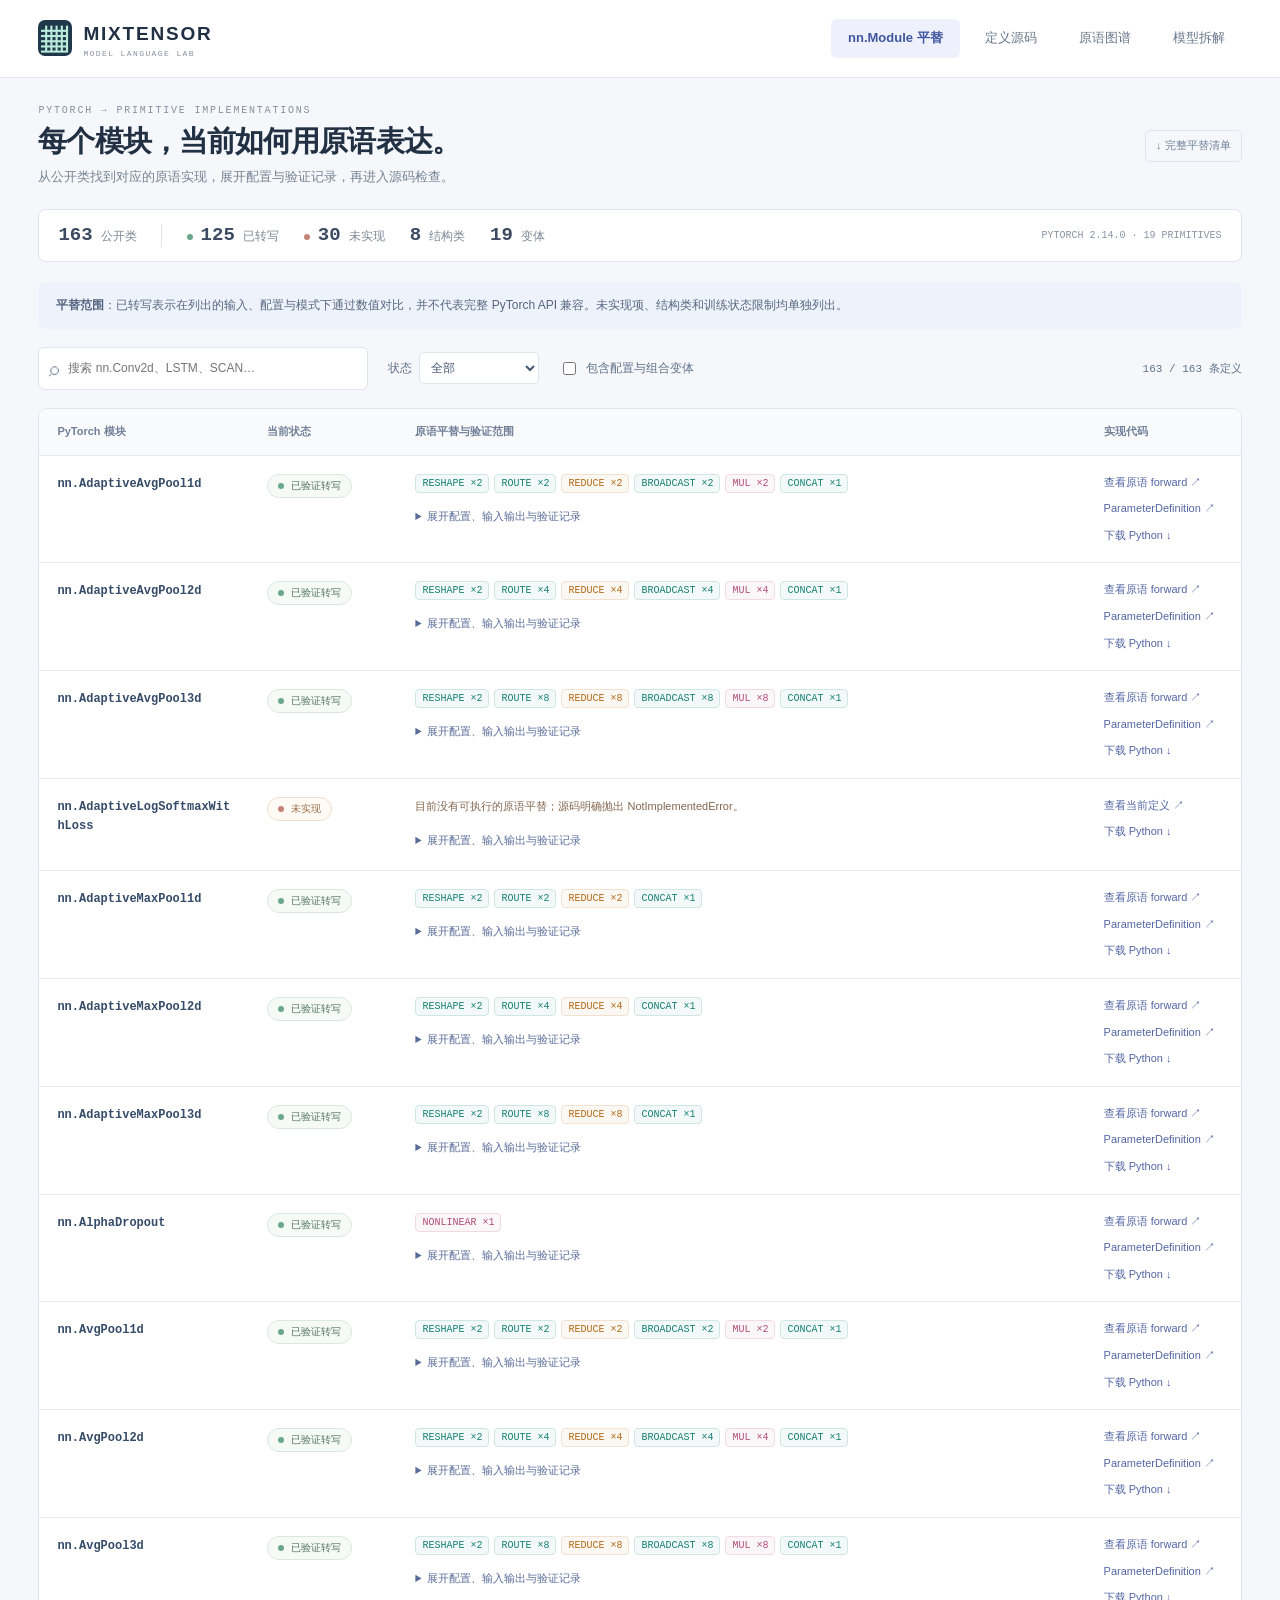
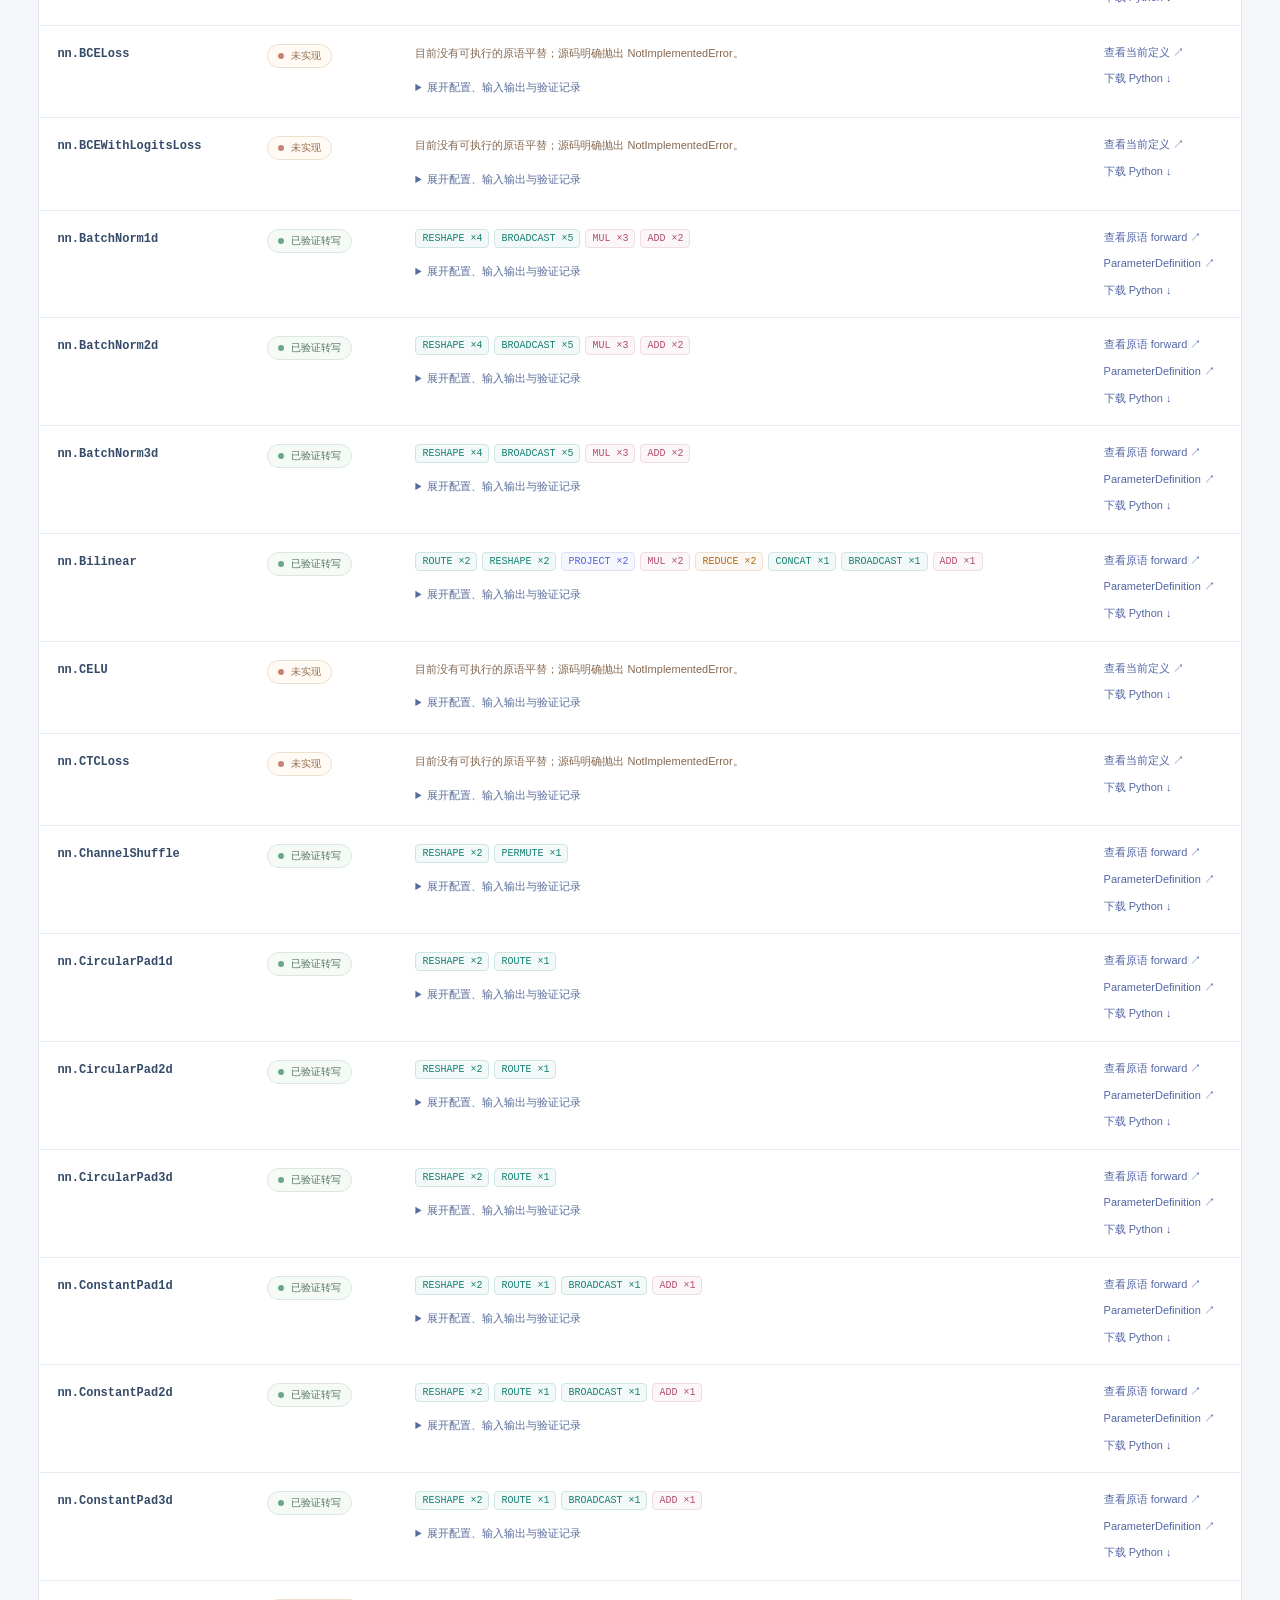
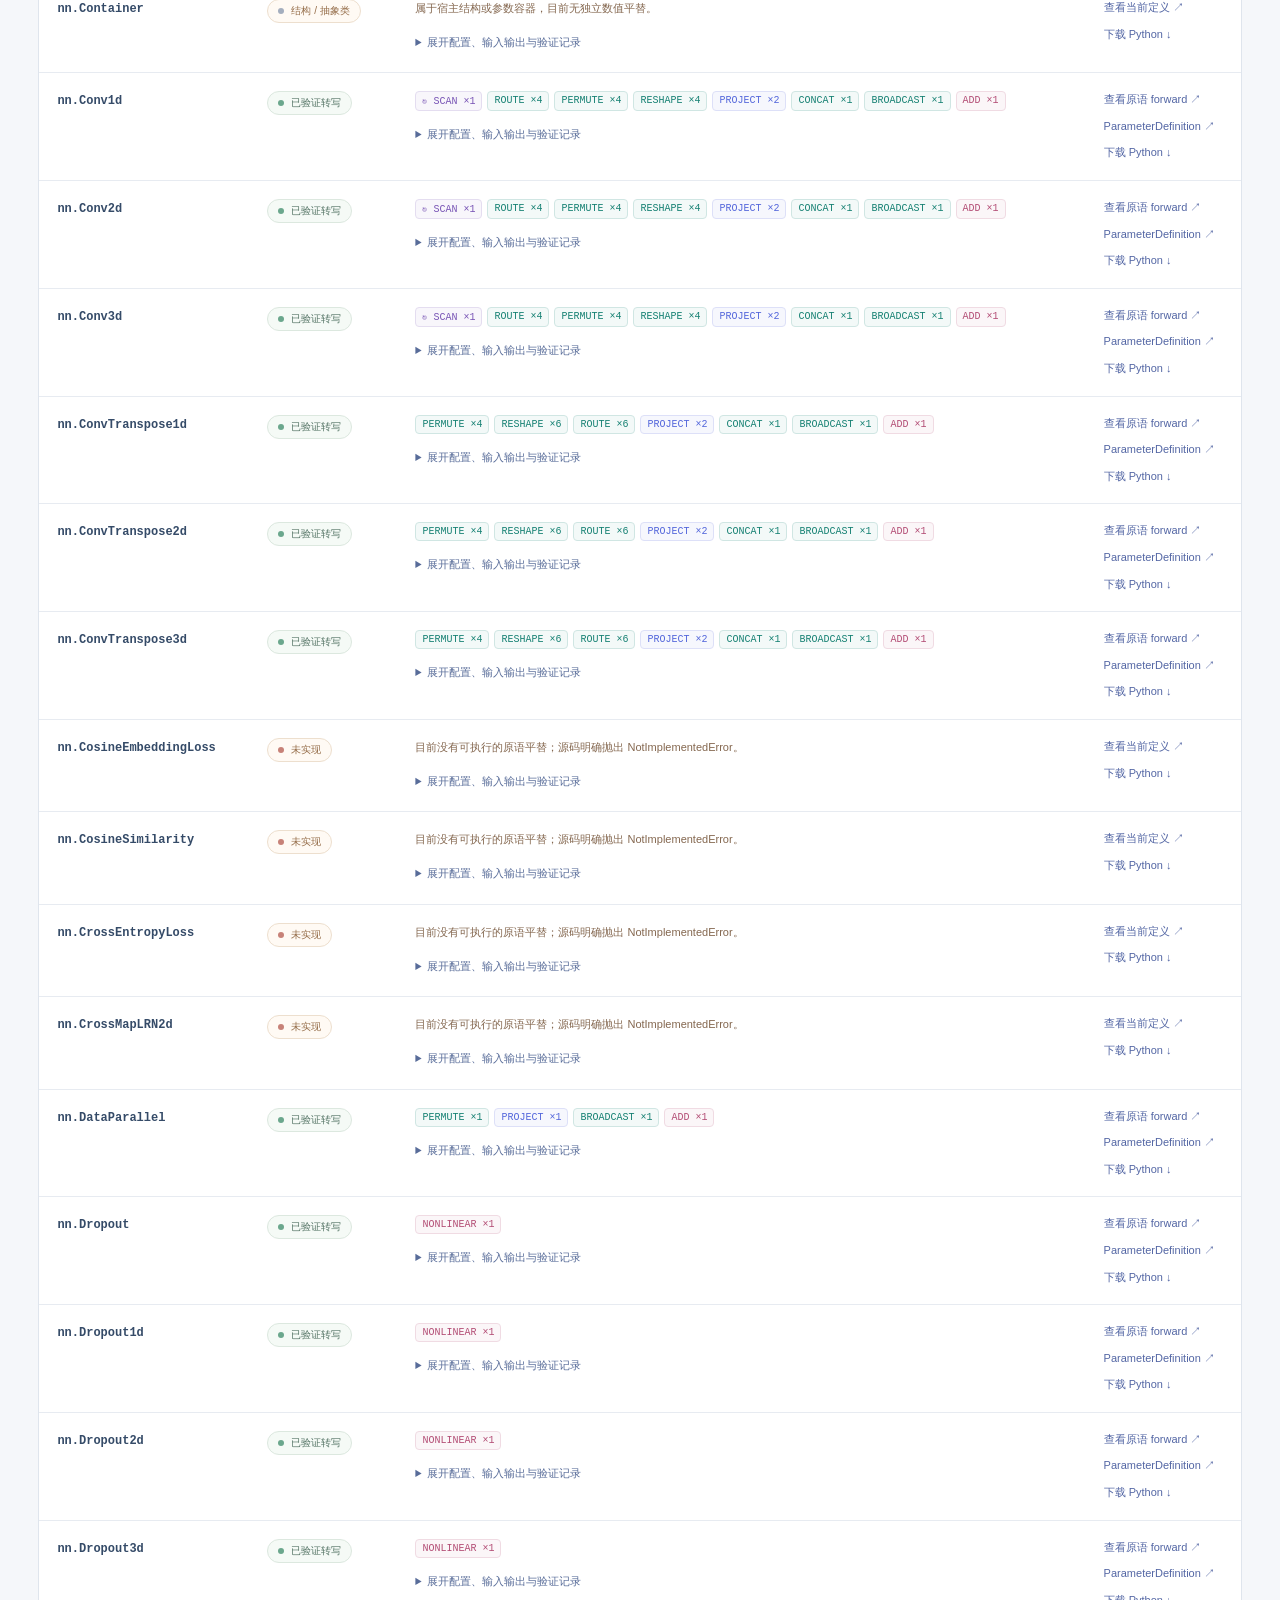
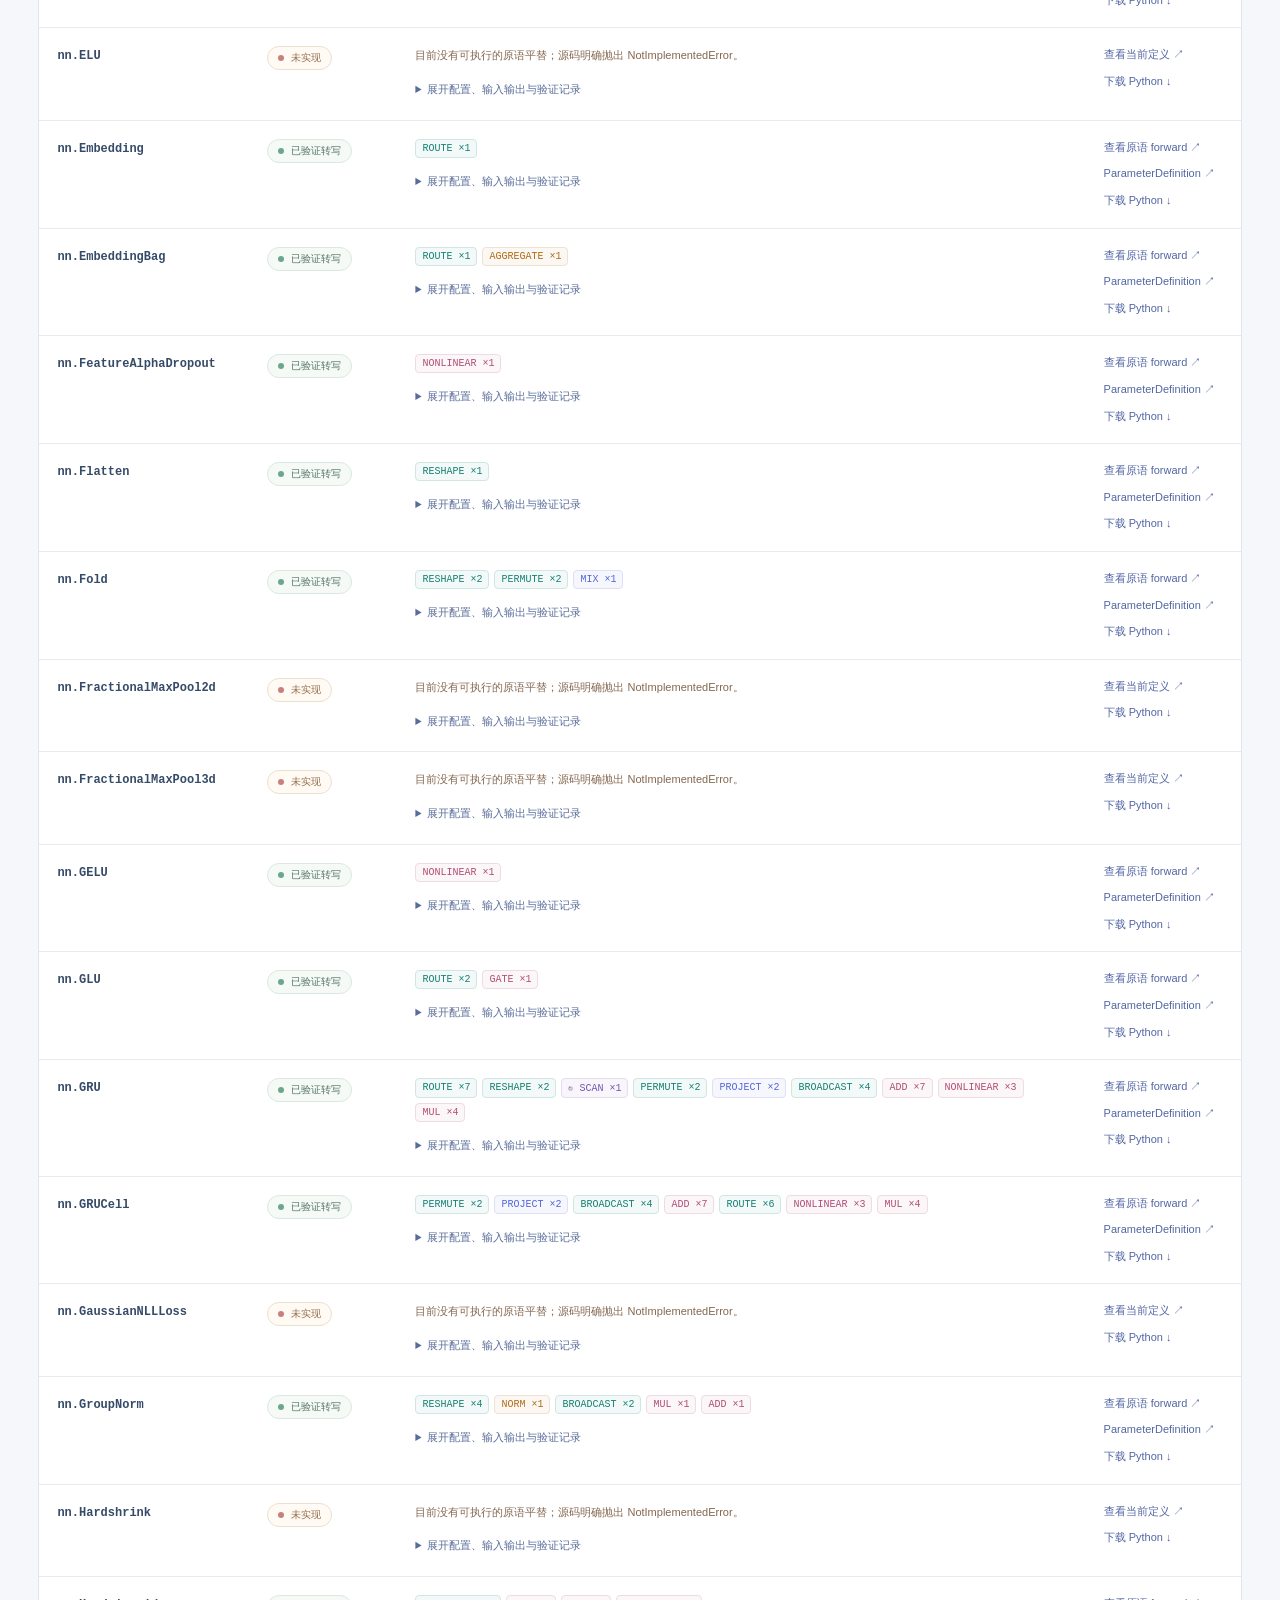
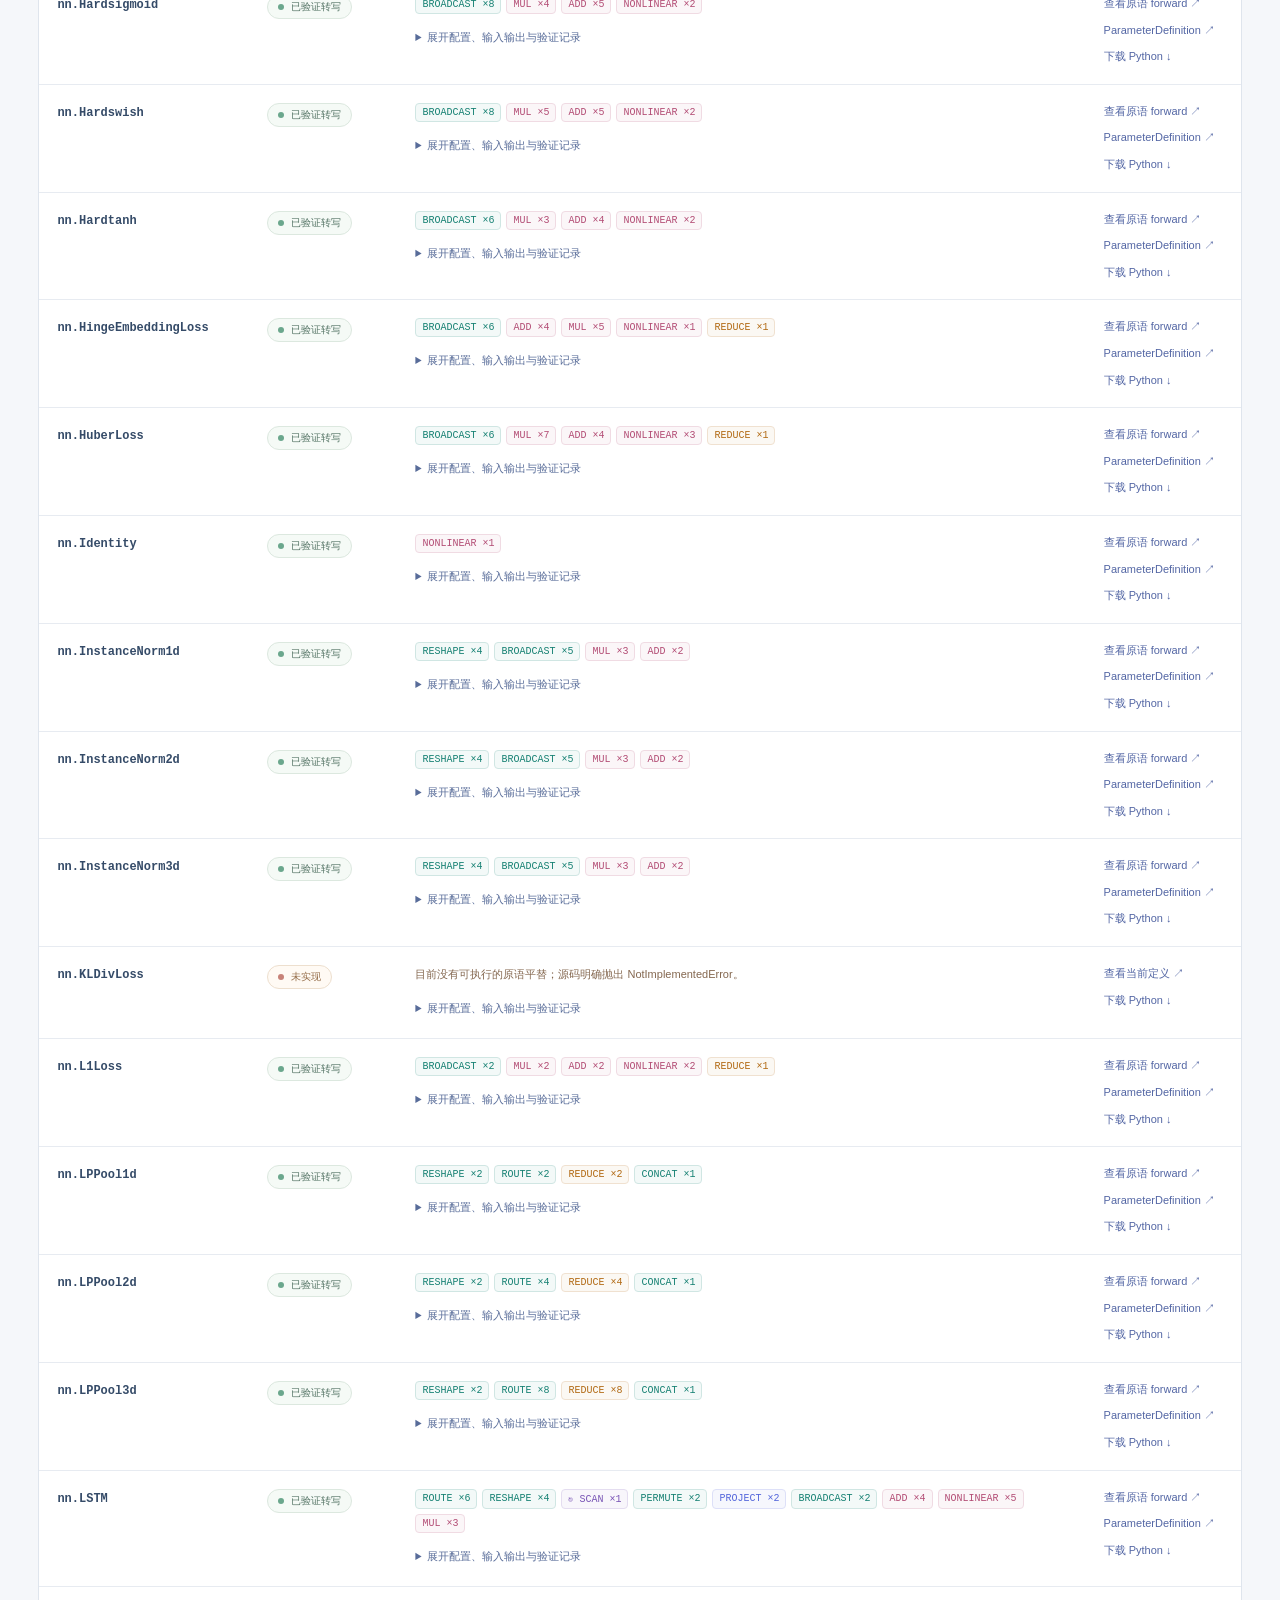
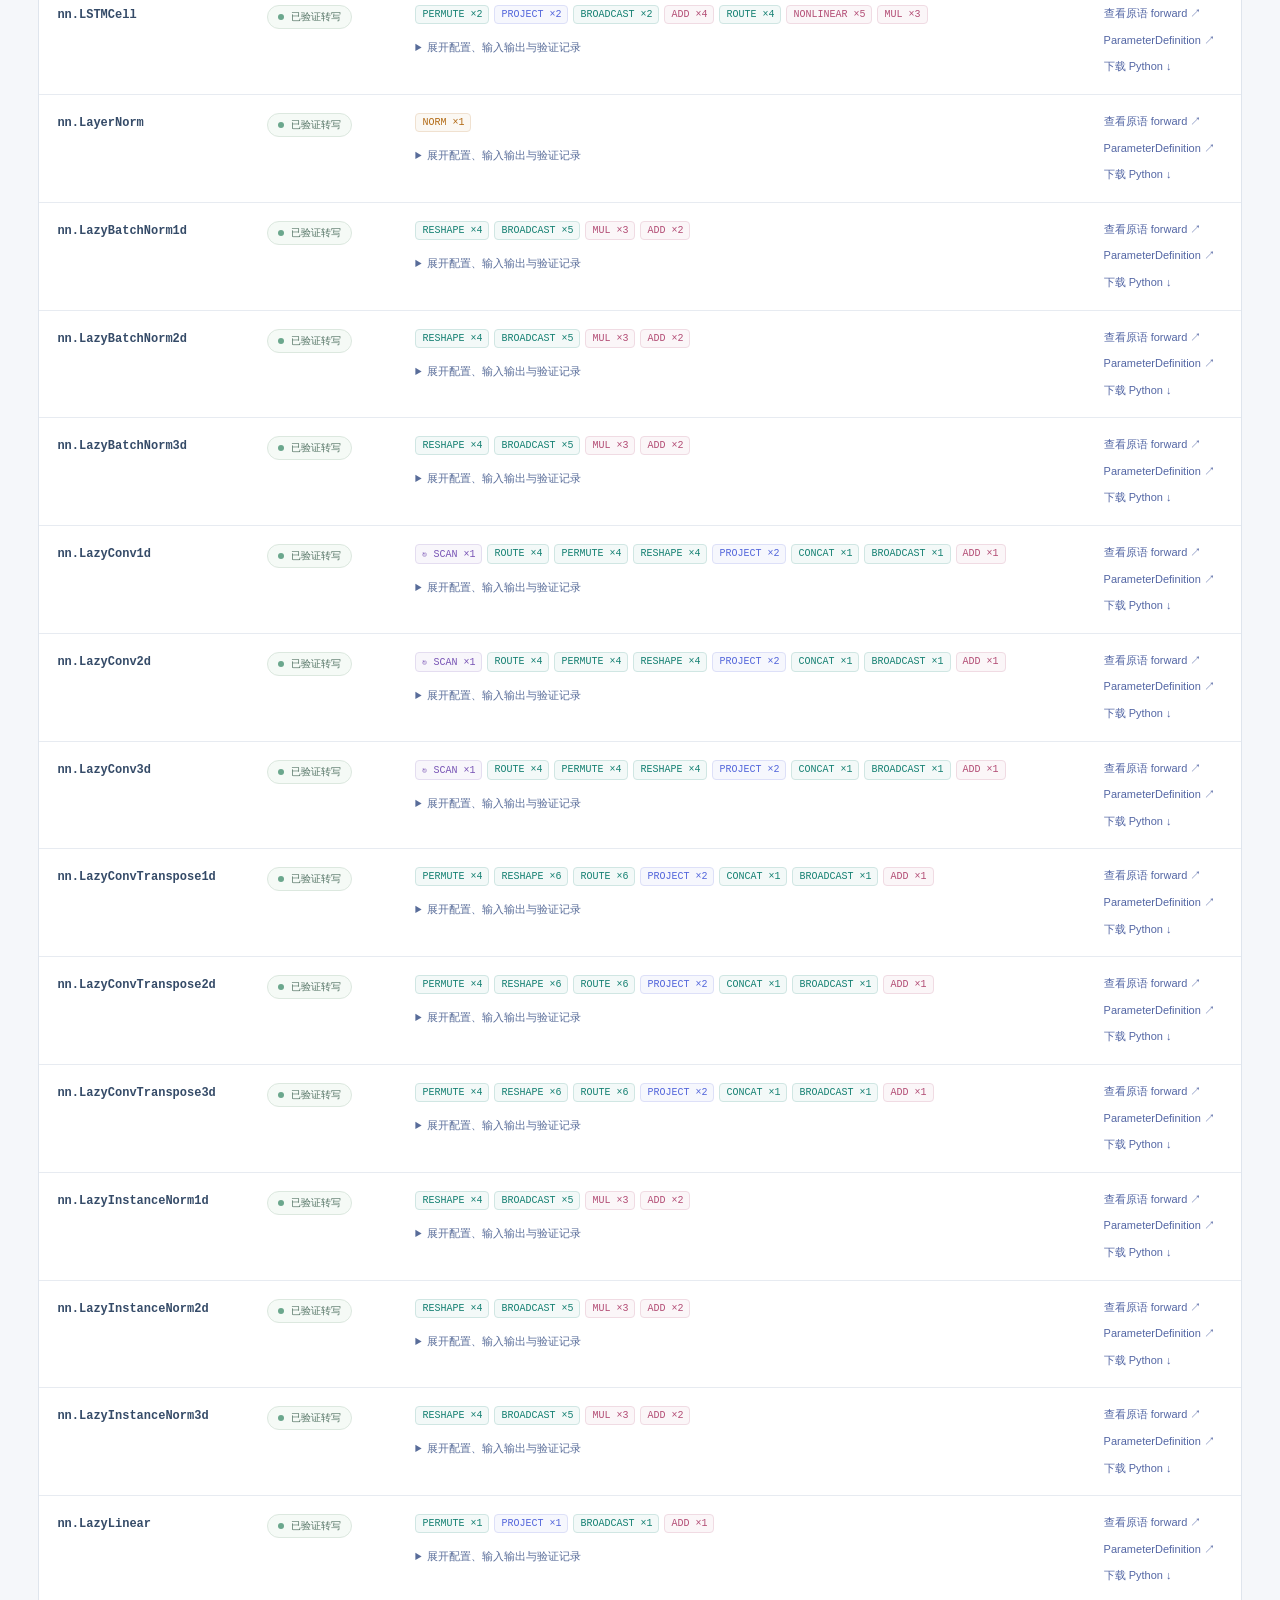
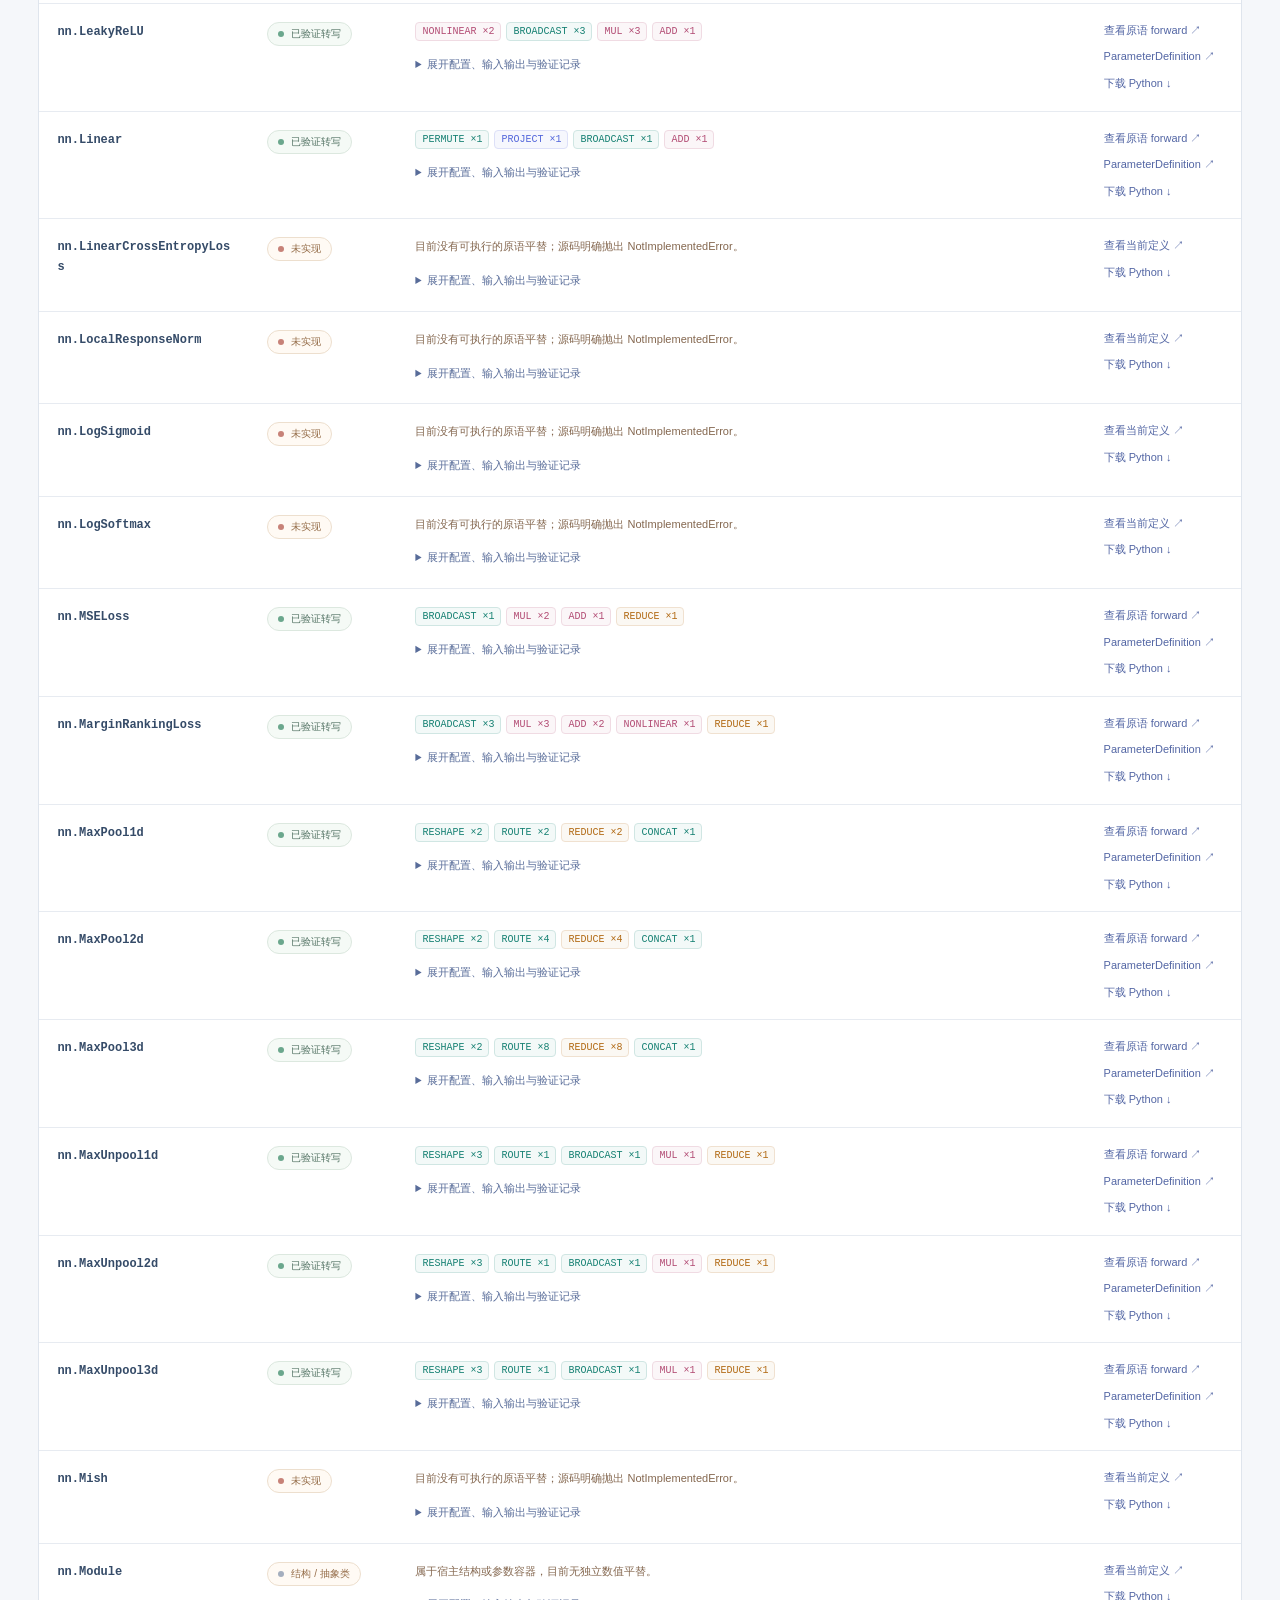
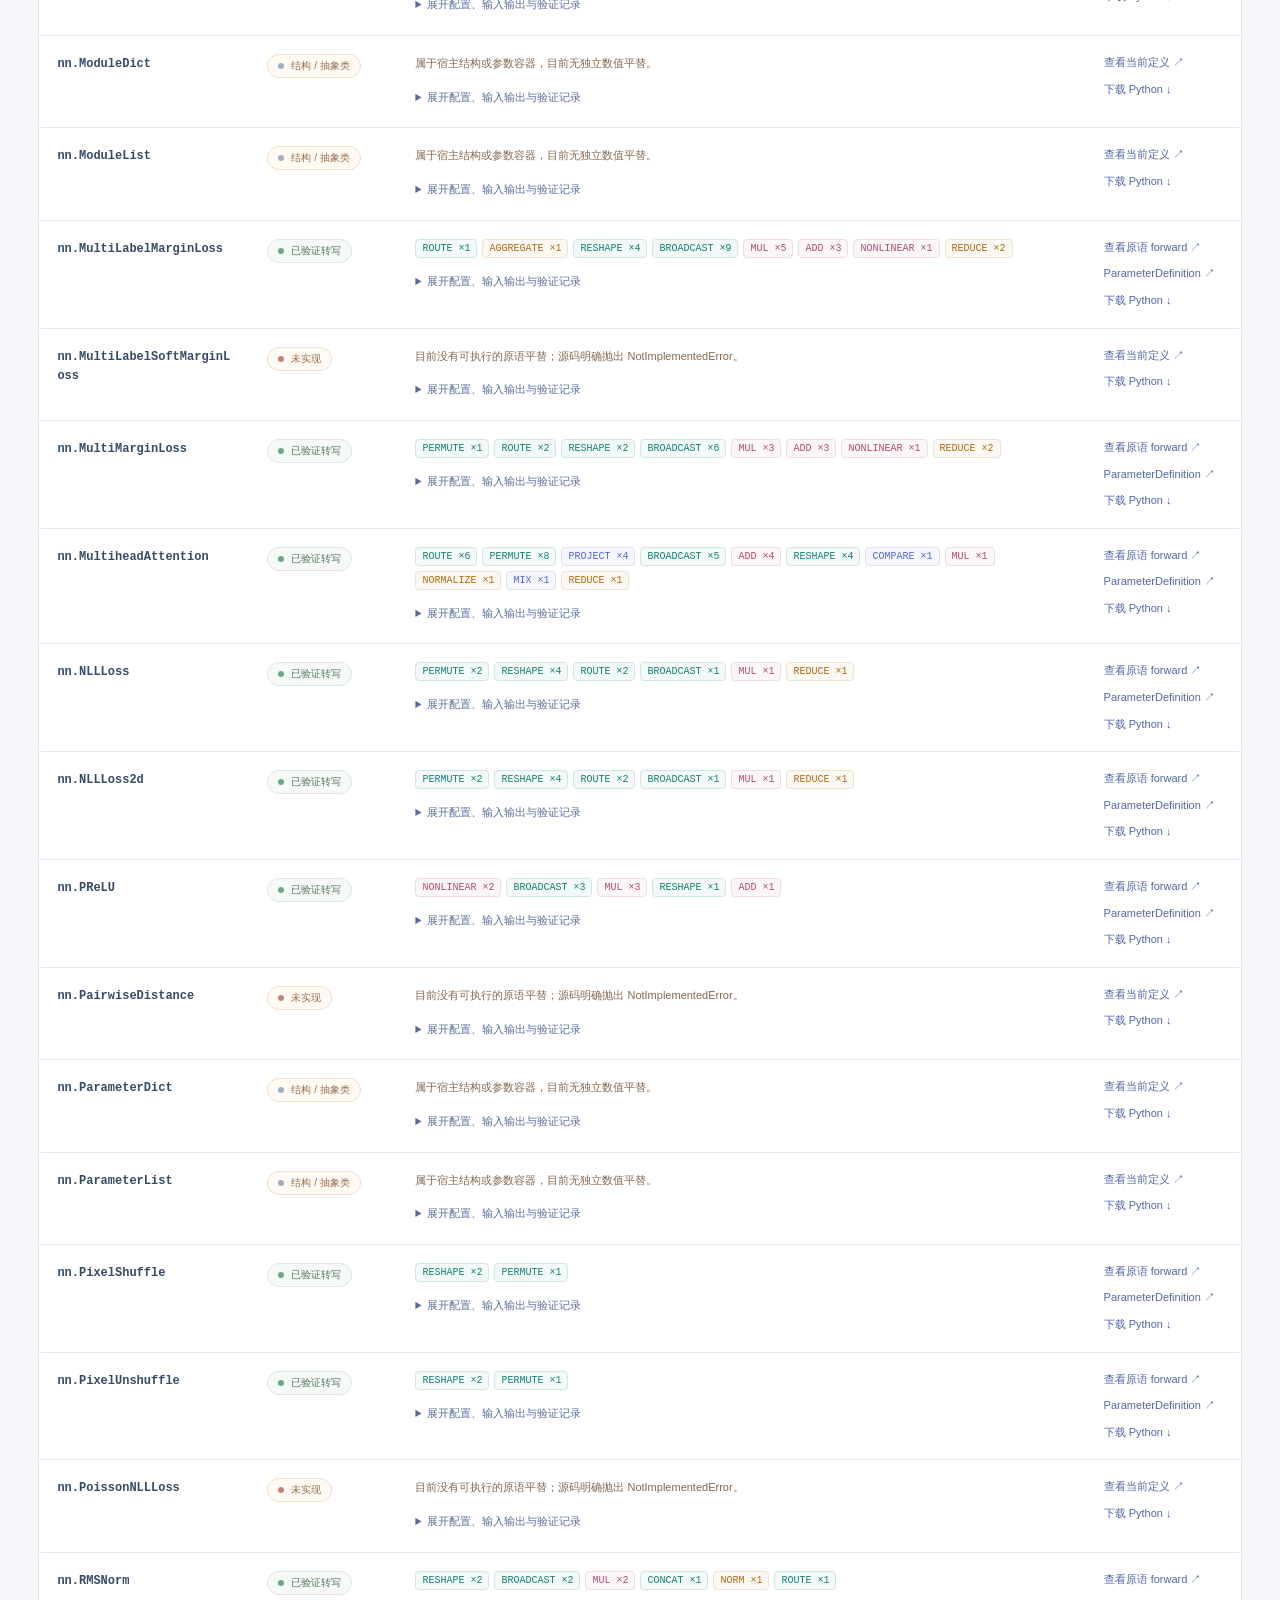
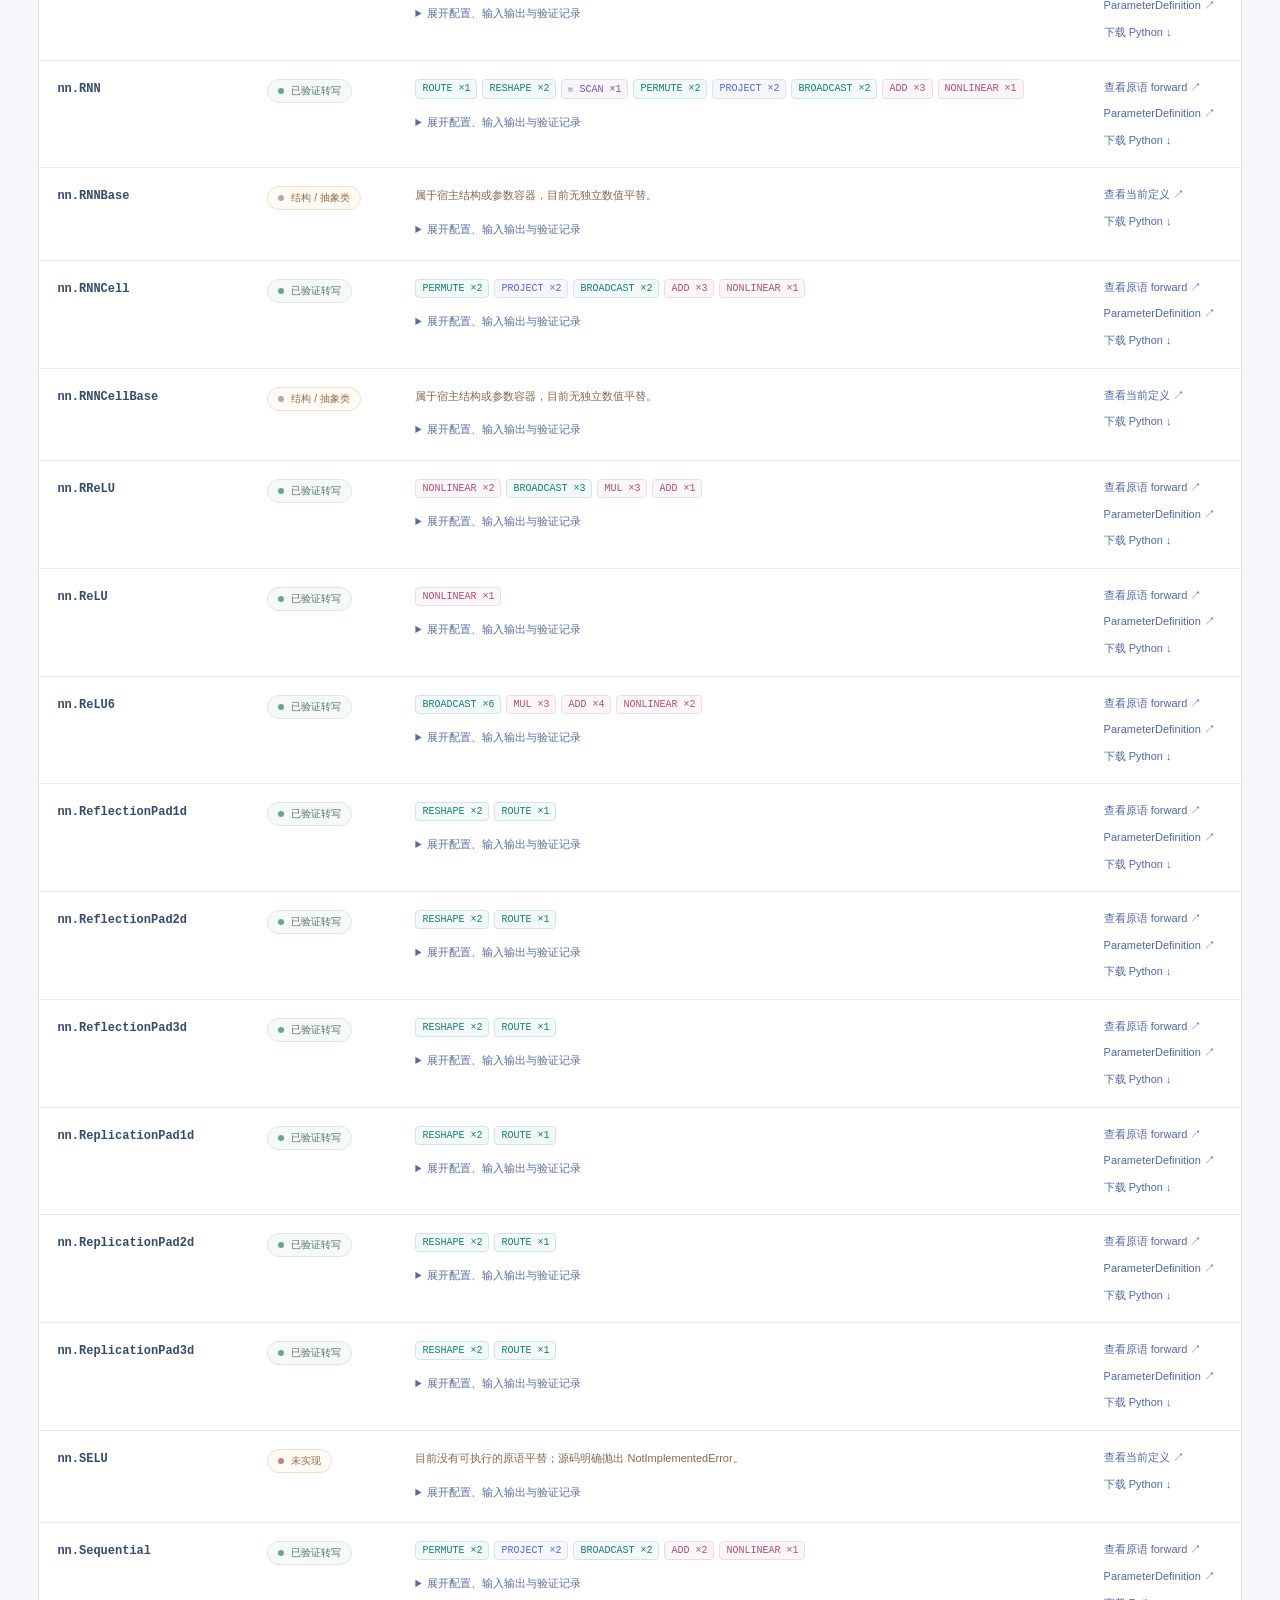
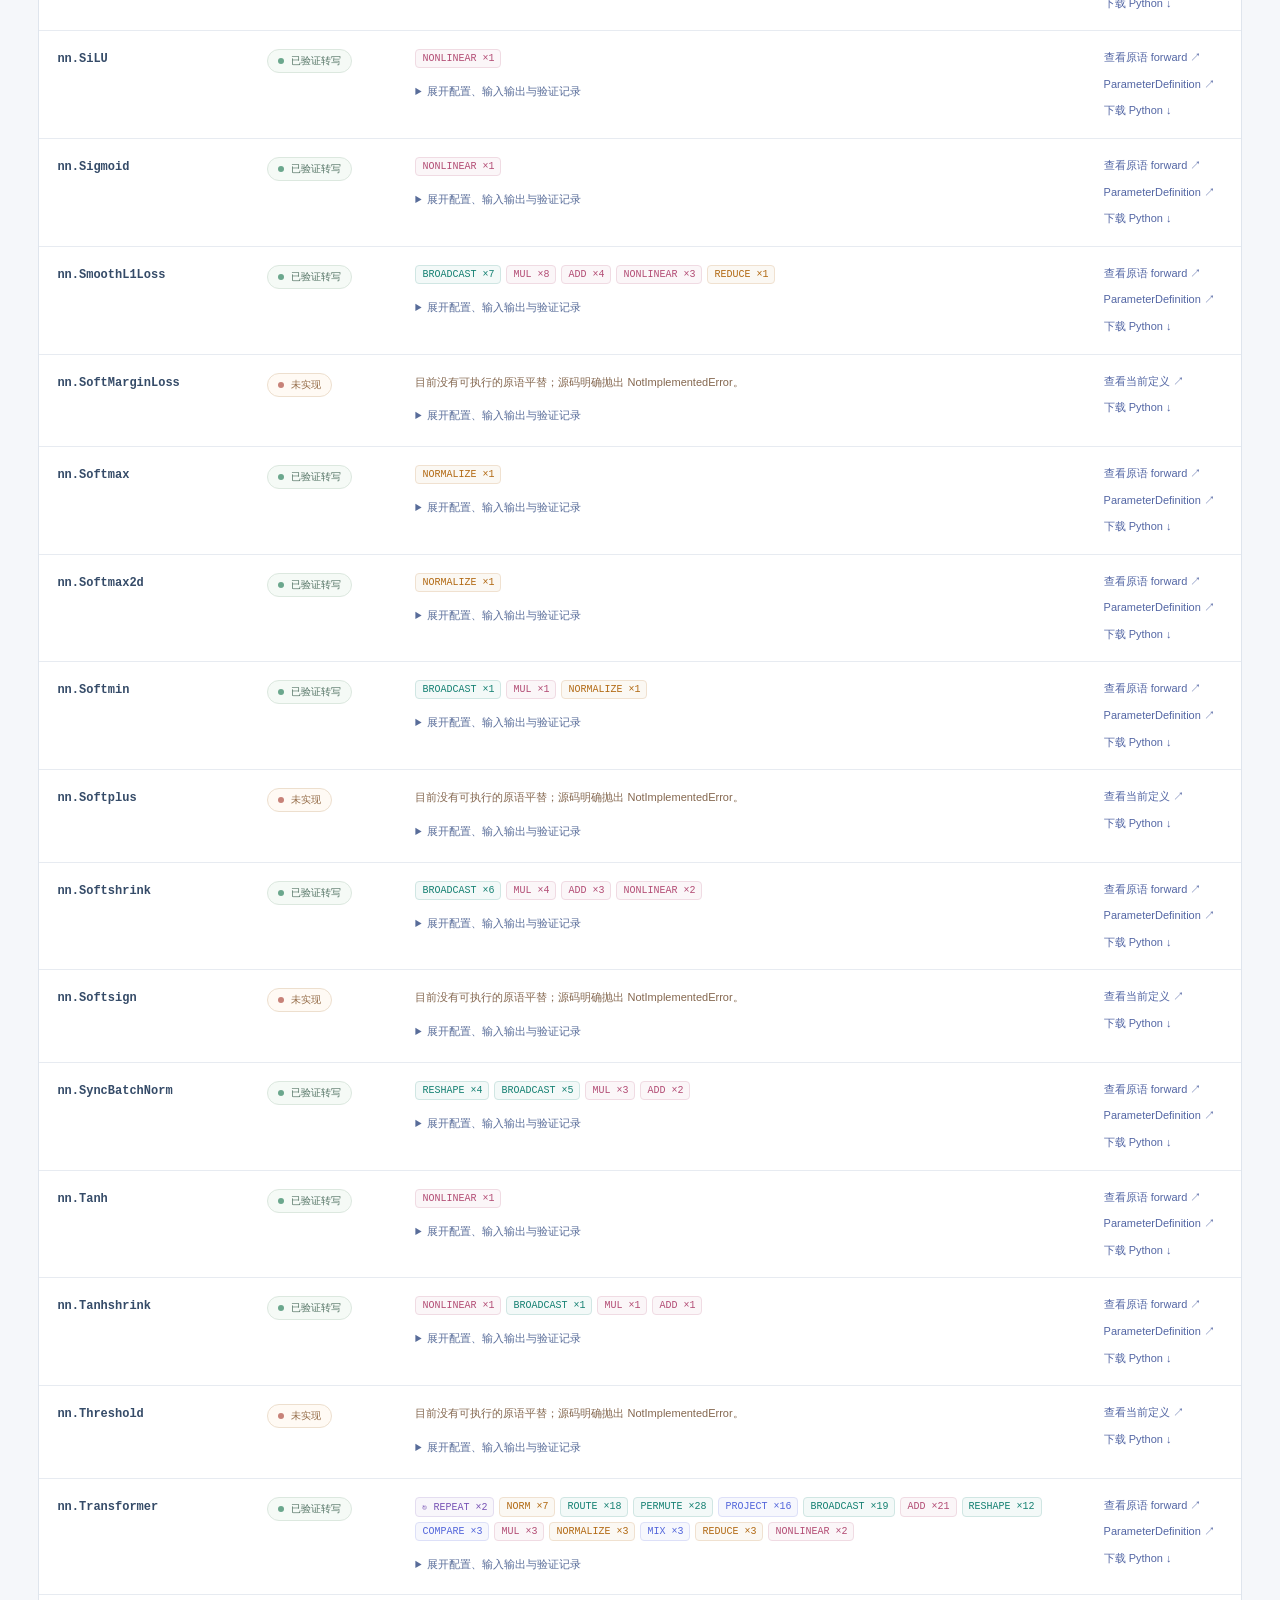
<file: docs/nn-modules.html>
<!doctype html>
<html lang="zh-CN"><head><meta charset="utf-8"><meta name="viewport" content="width=device-width,initial-scale=1">
<title>nn.Module 原语平替 — mixtensor</title><meta name="description" content="逐项查看当前 torch.nn 公开模块的原语平替、验证配置、数值误差、参数定义与实现缺口。">
<link rel="icon" href="favicon.svg"><link rel="stylesheet" href="style.css?v=1ec0d72f3839"><link rel="stylesheet" href="nn-modules.css?v=b578f878ca66">
<script defer src="module-data.js?v=93bf3869d813"></script><script defer src="nn-modules.js?v=5222ba66d1ad"></script></head>
<body><header class="topbar"><a class="brand" href="index.html"><span class="brand-mark">▦</span><span>MIXTENSOR<span class="brand-sub">MODEL LANGUAGE LAB</span></span></a><nav aria-label="主导航"><a href="nn-modules.html" aria-current="page">nn.Module 平替</a><a href="index.html">定义源码</a><a href="primitives.html">原语图谱</a><a href="models.html">模型拆解</a></nav></header>
<main><div class="page-heading"><div><p class="eyebrow">PYTORCH → PRIMITIVE IMPLEMENTATIONS</p><h1>每个模块，当前如何用原语表达。</h1><p class="subtitle">从公开类找到对应的原语实现，展开配置与验证记录，再进入源码检查。</p></div><a class="download" href="nn-module-replacements.json" download>↓ 完整平替清单</a></div>
<div id="coverage-summary" class="summary"></div>
<div class="catalog-notice"><strong>平替范围</strong>：已转写表示在列出的输入、配置与模式下通过数值对比，并不代表完整 PyTorch API 兼容。未实现项、结构类和训练状态限制均单独列出。</div>
<div class="catalog-toolbar"><label class="search"><span aria-hidden="true">⌕</span><input id="module-query" type="search" aria-label="搜索模块或原语" placeholder="搜索 nn.Conv2d、LSTM、SCAN…"></label><label>状态 <select id="module-status"><option value="all">全部</option><option value="expanded">已验证转写</option><option value="unsupported">未实现</option><option value="structural">结构 / 抽象类</option><option value="stateless">训练无状态变体</option></select></label><label><input type="checkbox" id="include-variants"> 包含配置与组合变体</label><span id="visible-count" role="status"></span></div>
<div class="catalog-table-wrap"><table class="replacement-table"><thead><tr><th scope="col">PyTorch 模块</th><th scope="col">当前状态</th><th scope="col">原语平替与验证范围</th><th scope="col">实现代码</th></tr></thead><tbody id="replacement-rows"></tbody></table><p id="catalog-empty" class="empty" hidden>没有匹配的模块，请更换关键词或筛选条件。</p></div>
<p class="scope-note" id="catalog-provenance"></p>
<div class="catalog-links"><a href="graph-ir/">Graph IR 图与矩阵 ↗</a><a href="random-models/">随机模型 ↗</a><a href="random-models/results.html">随机模型试跑 ↗</a><a href="meta-search/">元模型搜索报告 ↗</a><a href="adding-benchmark/">Adding benchmark ↗</a></div>
<noscript>此目录需要启用 JavaScript。完整内容也可下载上方 JSON 清单查看。</noscript></main>
<footer><span>MIXTENSOR / MODULE REPLACEMENT CATALOG</span><a href="nn-module-validation.json">展开源码验证记录 ↗</a></footer></body></html>
</file>
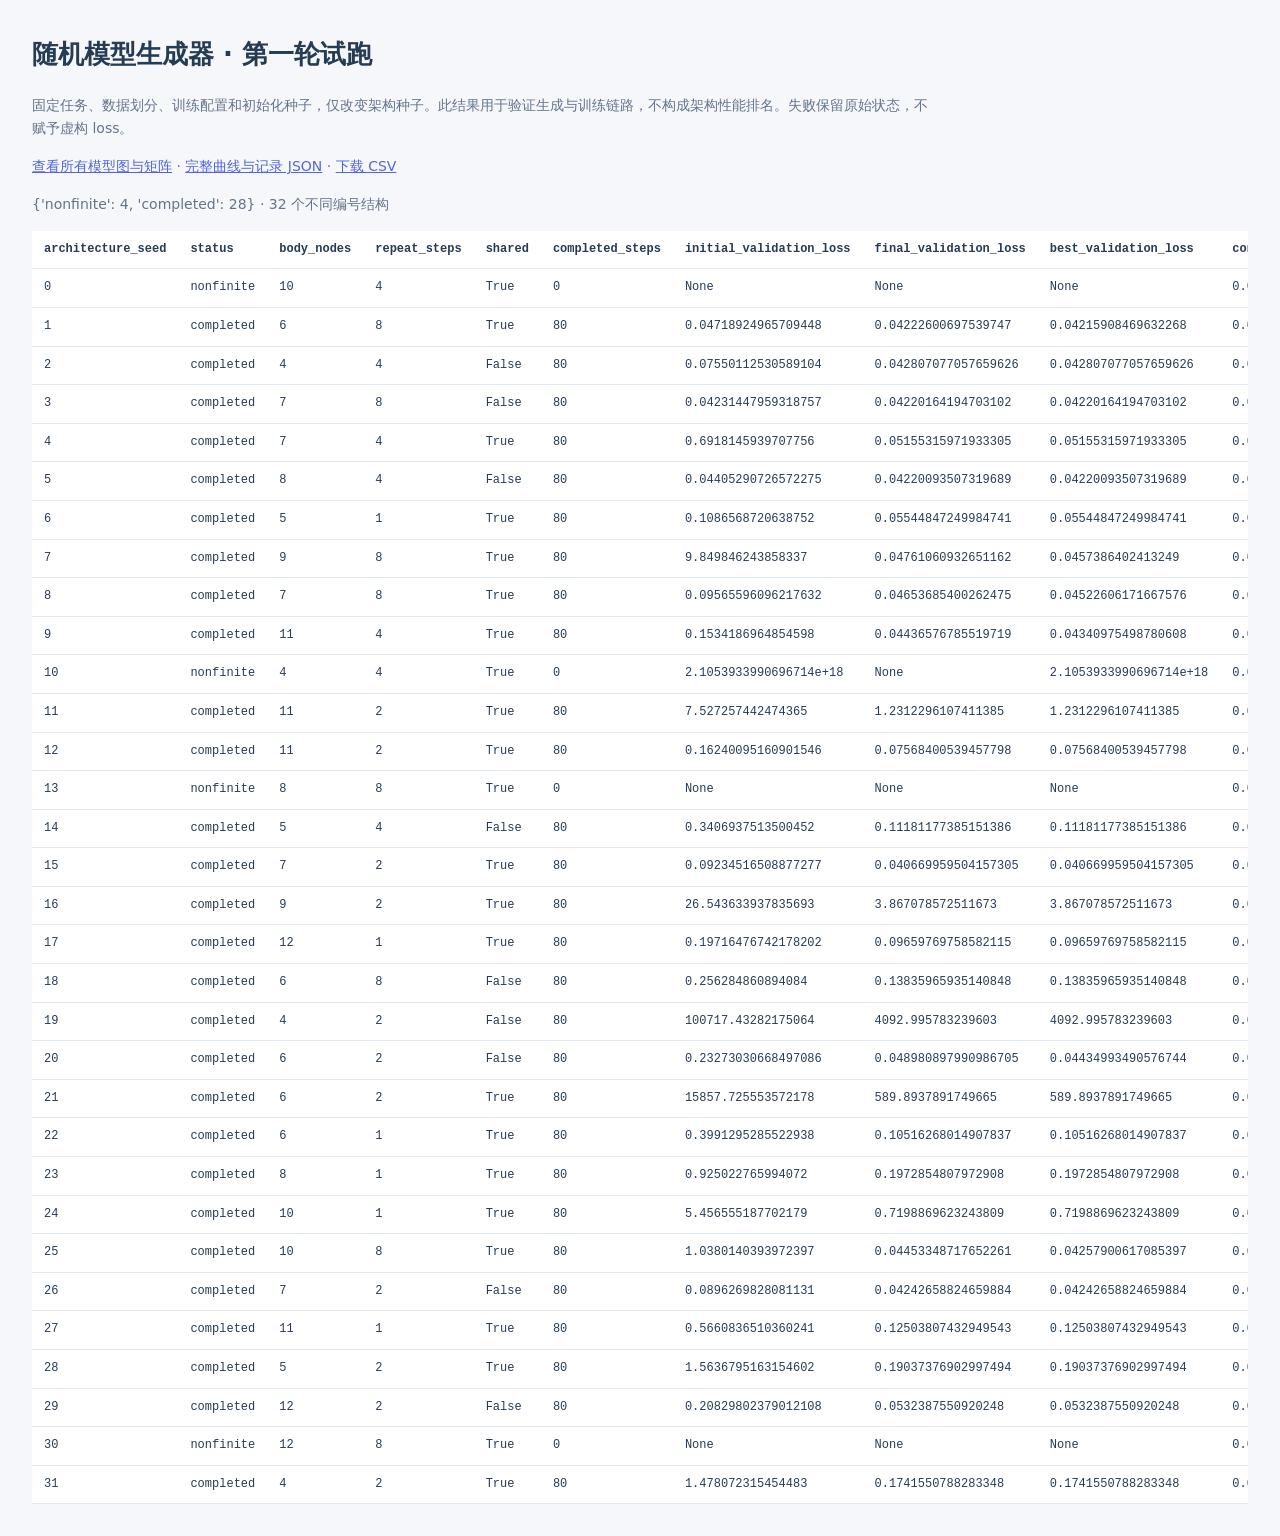
<file: docs/random-models/results.html>
<!doctype html><html lang="zh-CN"><meta charset="utf-8"><meta name="viewport" content="width=device-width,initial-scale=1"><title>mixtensor · 随机模型试跑</title><style>body{font:14px/1.7 system-ui;margin:32px;color:#263b54;background:#f5f7fb}h1{font-size:26px}a{color:#5366db}table{border-collapse:collapse;background:white;font:12px/1.8 monospace}th,td{padding:8px 12px;border-bottom:1px solid #e2e8f0;text-align:left;white-space:nowrap}.table{overflow:auto}p{max-width:900px;color:#64748b}</style><h1>随机模型生成器 · 第一轮试跑</h1><p>固定任务、数据划分、训练配置和初始化种子，仅改变架构种子。此结果用于验证生成与训练链路，不构成架构性能排名。失败保留原始状态，不赋予虚构 loss。</p><p><a href="index.html">查看所有模型图与矩阵</a> · <a href="results.json">完整曲线与记录 JSON</a> · <a href="results.csv">下载 CSV</a></p><p>{&#x27;nonfinite&#x27;: 4, &#x27;completed&#x27;: 28} · 32 个不同编号结构</p><div class="table"><table><thead><tr><th>architecture_seed</th><th>status</th><th>body_nodes</th><th>repeat_steps</th><th>shared</th><th>completed_steps</th><th>initial_validation_loss</th><th>final_validation_loss</th><th>best_validation_loss</th><th>constant_baseline_validation_loss</th><th>elapsed_seconds</th></tr></thead><tbody><tr><td>0</td><td>nonfinite</td><td>10</td><td>4</td><td>True</td><td>0</td><td>None</td><td>None</td><td>None</td><td>0.04221117123961449</td><td>0.047999708040151745</td></tr><tr><td>1</td><td>completed</td><td>6</td><td>8</td><td>True</td><td>80</td><td>0.04718924965709448</td><td>0.04222600697539747</td><td>0.04215908469632268</td><td>0.04221117123961449</td><td>0.7733136659953743</td></tr><tr><td>2</td><td>completed</td><td>4</td><td>4</td><td>False</td><td>80</td><td>0.07550112530589104</td><td>0.042807077057659626</td><td>0.042807077057659626</td><td>0.04221117123961449</td><td>0.22137995902448893</td></tr><tr><td>3</td><td>completed</td><td>7</td><td>8</td><td>False</td><td>80</td><td>0.04231447959318757</td><td>0.04220164194703102</td><td>0.04220164194703102</td><td>0.04221117123961449</td><td>0.24692449998110533</td></tr><tr><td>4</td><td>completed</td><td>7</td><td>4</td><td>True</td><td>80</td><td>0.6918145939707756</td><td>0.05155315971933305</td><td>0.05155315971933305</td><td>0.04221117123961449</td><td>0.14994195802137256</td></tr><tr><td>5</td><td>completed</td><td>8</td><td>4</td><td>False</td><td>80</td><td>0.04405290726572275</td><td>0.04220093507319689</td><td>0.04220093507319689</td><td>0.04221117123961449</td><td>0.3111807499662973</td></tr><tr><td>6</td><td>completed</td><td>5</td><td>1</td><td>True</td><td>80</td><td>0.1086568720638752</td><td>0.05544847249984741</td><td>0.05544847249984741</td><td>0.04221117123961449</td><td>0.13474087504437193</td></tr><tr><td>7</td><td>completed</td><td>9</td><td>8</td><td>True</td><td>80</td><td>9.849846243858337</td><td>0.04761060932651162</td><td>0.0457386402413249</td><td>0.04221117123961449</td><td>0.28236054099397734</td></tr><tr><td>8</td><td>completed</td><td>7</td><td>8</td><td>True</td><td>80</td><td>0.09565596096217632</td><td>0.04653685400262475</td><td>0.04522606171667576</td><td>0.04221117123961449</td><td>0.29145483300089836</td></tr><tr><td>9</td><td>completed</td><td>11</td><td>4</td><td>True</td><td>80</td><td>0.1534186964854598</td><td>0.04436576785519719</td><td>0.04340975498780608</td><td>0.04221117123961449</td><td>0.3447472080006264</td></tr><tr><td>10</td><td>nonfinite</td><td>4</td><td>4</td><td>True</td><td>0</td><td>2.1053933990696714e+18</td><td>None</td><td>2.1053933990696714e+18</td><td>0.04221117123961449</td><td>0.009803624998312443</td></tr><tr><td>11</td><td>completed</td><td>11</td><td>2</td><td>True</td><td>80</td><td>7.527257442474365</td><td>1.2312296107411385</td><td>1.2312296107411385</td><td>0.04221117123961449</td><td>0.297962416021619</td></tr><tr><td>12</td><td>completed</td><td>11</td><td>2</td><td>True</td><td>80</td><td>0.16240095160901546</td><td>0.07568400539457798</td><td>0.07568400539457798</td><td>0.04221117123961449</td><td>0.12934525002492592</td></tr><tr><td>13</td><td>nonfinite</td><td>8</td><td>8</td><td>True</td><td>0</td><td>None</td><td>None</td><td>None</td><td>0.04221117123961449</td><td>0.0028067909879609942</td></tr><tr><td>14</td><td>completed</td><td>5</td><td>4</td><td>False</td><td>80</td><td>0.3406937513500452</td><td>0.11181177385151386</td><td>0.11181177385151386</td><td>0.04221117123961449</td><td>0.11443412501830608</td></tr><tr><td>15</td><td>completed</td><td>7</td><td>2</td><td>True</td><td>80</td><td>0.09234516508877277</td><td>0.040669959504157305</td><td>0.040669959504157305</td><td>0.04221117123961449</td><td>0.13400504097808152</td></tr><tr><td>16</td><td>completed</td><td>9</td><td>2</td><td>True</td><td>80</td><td>26.543633937835693</td><td>3.867078572511673</td><td>3.867078572511673</td><td>0.04221117123961449</td><td>0.15091554098762572</td></tr><tr><td>17</td><td>completed</td><td>12</td><td>1</td><td>True</td><td>80</td><td>0.19716476742178202</td><td>0.09659769758582115</td><td>0.09659769758582115</td><td>0.04221117123961449</td><td>0.3193345419713296</td></tr><tr><td>18</td><td>completed</td><td>6</td><td>8</td><td>False</td><td>80</td><td>0.256284860894084</td><td>0.13835965935140848</td><td>0.13835965935140848</td><td>0.04221117123961449</td><td>0.18983279104577377</td></tr><tr><td>19</td><td>completed</td><td>4</td><td>2</td><td>False</td><td>80</td><td>100717.43282175064</td><td>4092.995783239603</td><td>4092.995783239603</td><td>0.04221117123961449</td><td>0.08108162495773286</td></tr><tr><td>20</td><td>completed</td><td>6</td><td>2</td><td>False</td><td>80</td><td>0.23273030668497086</td><td>0.048980897990986705</td><td>0.04434993490576744</td><td>0.04221117123961449</td><td>0.10733008297393098</td></tr><tr><td>21</td><td>completed</td><td>6</td><td>2</td><td>True</td><td>80</td><td>15857.725553572178</td><td>589.8937891749665</td><td>589.8937891749665</td><td>0.04221117123961449</td><td>0.08422379096737131</td></tr><tr><td>22</td><td>completed</td><td>6</td><td>1</td><td>True</td><td>80</td><td>0.3991295285522938</td><td>0.10516268014907837</td><td>0.10516268014907837</td><td>0.04221117123961449</td><td>0.09967074997257441</td></tr><tr><td>23</td><td>completed</td><td>8</td><td>1</td><td>True</td><td>80</td><td>0.925022765994072</td><td>0.1972854807972908</td><td>0.1972854807972908</td><td>0.04221117123961449</td><td>0.065006791963242</td></tr><tr><td>24</td><td>completed</td><td>10</td><td>1</td><td>True</td><td>80</td><td>5.456555187702179</td><td>0.7198869623243809</td><td>0.7198869623243809</td><td>0.04221117123961449</td><td>0.10604404204059392</td></tr><tr><td>25</td><td>completed</td><td>10</td><td>8</td><td>True</td><td>80</td><td>1.0380140393972397</td><td>0.04453348717652261</td><td>0.04257900617085397</td><td>0.04221117123961449</td><td>0.5875310000265017</td></tr><tr><td>26</td><td>completed</td><td>7</td><td>2</td><td>False</td><td>80</td><td>0.0896269828081131</td><td>0.04242658824659884</td><td>0.04242658824659884</td><td>0.04221117123961449</td><td>0.11845587502466515</td></tr><tr><td>27</td><td>completed</td><td>11</td><td>1</td><td>True</td><td>80</td><td>0.5660836510360241</td><td>0.12503807432949543</td><td>0.12503807432949543</td><td>0.04221117123961449</td><td>0.07705416699172929</td></tr><tr><td>28</td><td>completed</td><td>5</td><td>2</td><td>True</td><td>80</td><td>1.5636795163154602</td><td>0.19037376902997494</td><td>0.19037376902997494</td><td>0.04221117123961449</td><td>0.08033574995351955</td></tr><tr><td>29</td><td>completed</td><td>12</td><td>2</td><td>False</td><td>80</td><td>0.20829802379012108</td><td>0.0532387550920248</td><td>0.0532387550920248</td><td>0.04221117123961449</td><td>0.12980487500317395</td></tr><tr><td>30</td><td>nonfinite</td><td>12</td><td>8</td><td>True</td><td>0</td><td>None</td><td>None</td><td>None</td><td>0.04221117123961449</td><td>0.004340166982728988</td></tr><tr><td>31</td><td>completed</td><td>4</td><td>2</td><td>True</td><td>80</td><td>1.478072315454483</td><td>0.1741550788283348</td><td>0.1741550788283348</td><td>0.04221117123961449</td><td>0.05899591598426923</td></tr></tbody></table></div></html>
</file>
<file: docs/style.css>
:root{font-family:Inter,-apple-system,BlinkMacSystemFont,"Segoe UI","PingFang SC",sans-serif;color:#213043;background:#f5f7fa;font-size:14px;line-height:1.6;--line:#dfe5ed;--accent:#5264bd;--muted:#7b8796}*{box-sizing:border-box}body{margin:0}button,input,select{font:inherit}button,a,input,select{-webkit-tap-highlight-color:transparent}button{cursor:pointer}a{color:inherit;text-decoration:none}button:focus-visible,a:focus-visible,input:focus-visible,select:focus-visible,[tabindex]:focus-visible{outline:3px solid #8494eb;outline-offset:3px}.topbar{height:78px;padding:0 3%;display:flex;align-items:center;justify-content:space-between;gap:25px;border-bottom:1px solid var(--line);background:white}.brand{display:flex;align-items:center;gap:11px;font-weight:750;font-size:19px;letter-spacing:1.8px}.brand-mark{width:34px;height:36px;display:grid;place-items:center;color:#bbebdb;background:#20394a;border-radius:7px;font-size:26px}.brand-sub{display:block;font:8px ui-monospace,monospace;color:#87929d;letter-spacing:1.4px}.topbar nav{display:flex;align-items:center;gap:8px}.topbar nav a{padding:9px 17px;color:#69788b;font-size:13px;border-radius:6px}.topbar nav a[aria-current]{color:#4055a0;background:#eef1fb;font-weight:650}.version{font:11px ui-monospace,monospace;color:#84909e}main{max-width:1720px;padding:27px 3% 0;margin:auto}.page-heading{display:flex;align-items:center;justify-content:space-between;margin-bottom:22px}.eyebrow{font:10px ui-monospace,monospace;letter-spacing:1.8px;color:#85909f;margin:0 0 5px}h1{margin:0;font-size:29px;letter-spacing:-.9px;font-weight:650;line-height:1.4}.title-dot{color:#6a79c4}.subtitle{margin:5px 0 0;font-size:13px;color:#778393}.report-link{font-size:12px;color:#697ca5;border-bottom:1px solid #d9e0ee;padding:5px}.summary{display:flex;gap:25px;align-items:center;flex-wrap:wrap;padding:14px 19px;margin-bottom:20px;background:#fff;border:1px solid var(--line);border-radius:8px}.summary-item{display:flex;gap:8px;align-items:baseline;font-size:12px;color:#7c8795}.summary-item strong{font:600 19px ui-monospace,monospace;color:#3c4b62}.summary-item:first-child{padding-right:24px;border-right:1px solid var(--line)}.summary-version{margin-left:auto;font:10px ui-monospace,monospace;color:#84909e}.workspace{display:grid;grid-template-columns:254px minmax(0,1fr);border:1px solid var(--line);border-radius:10px;overflow:hidden;background:white;box-shadow:0 6px 20px #1e365508;min-height:650px}.module-sidebar{background:#f9fafc;border-right:1px solid var(--line);padding:20px 13px 0;display:flex;flex-direction:column;min-width:0}.library-heading{display:flex;justify-content:space-between;padding:0 6px;font:10px ui-monospace,monospace;color:#7c8798;letter-spacing:1.2px;margin-bottom:16px}.search{display:flex;align-items:center;gap:7px;padding:7px 10px;background:white;border:1px solid var(--line);border-radius:6px;color:#8190a1}.search>span{font-size:20px;line-height:1}.search input{min-width:0;width:100%;background:none;border:0;outline:none;font-size:12px;color:#3a4961}.search kbd{padding:0 5px;font:10px ui-monospace,monospace;border:1px solid var(--line);border-radius:3px}.filter-label{display:flex;justify-content:space-between;align-items:center;margin:14px 3px;color:#8590a0;font-size:10px;gap:5px}.filter-label select{font-size:11px;max-width:153px;border:0;background:transparent;color:#52647a}.module-list{height:578px;overflow:auto;margin:0 -4px;padding:0 3px 14px;scrollbar-width:thin;scrollbar-color:#cdd6e2 transparent}.module-item{display:flex;width:100%;gap:9px;padding:8px 9px;align-items:center;border:1px solid transparent;border-radius:5px;background:none;color:#556578;text-align:left;margin-bottom:2px}.module-item:hover{background:#f0f3f9}.module-item[aria-current=true]{background:#edf0fb;color:#354c9a;border-color:#dbe2fa}.file-icon{font:9px ui-monospace,monospace;color:#8b99b0;border:1px solid #d5deeb;border-radius:3px;padding:0 3px}.module-name{font:11px ui-monospace,monospace;line-height:1.65;overflow:hidden;text-overflow:ellipsis;white-space:nowrap;min-width:0}.module-name small{display:block;color:#8f9aab;font:9px ui-monospace,monospace}.dot{height:6px;width:6px;min-width:6px;border-radius:50%;display:inline-block;background:#a4aebe}.module-item .dot{margin-left:auto}.verified{background:#6ba78d}.partial{background:#d9a05b}.missing{background:#c78278}.sidebar-foot{border-top:1px solid var(--line);padding:12px 7px;display:flex;gap:8px;align-items:center;margin-top:auto;font-size:10px;color:#8a95a2}.module-main{min-width:0}#module-heading{padding:20px 25px 16px;border-bottom:1px solid var(--line)}.module-title-row{display:flex;align-items:center;justify-content:space-between;gap:16px}.module-title-row h2{font:600 23px ui-monospace,monospace;margin:0;color:#263d57;overflow-wrap:anywhere}.module-subtitle{margin:7px 0 0;color:#7f8b9a;font-size:11px}.module-status{display:inline-flex;gap:7px;align-items:center;font-size:10px;color:#527263;border:1px solid #dce8df;background:#f5faf6;border-radius:20px;padding:3px 10px;white-space:nowrap}.module-status.warn{color:#956d49;border-color:#eddfce;background:#fffaf4}.download{font-size:11px;color:#71819a;border:1px solid var(--line);padding:6px 10px;border-radius:5px;white-space:nowrap}.heading-actions{display:flex;gap:10px;align-items:center}.code-layout{display:grid;grid-template-columns:minmax(0,1fr) 215px;min-height:600px}.editor{min-width:0;display:flex;flex-direction:column;background:#172333}.editor-toolbar{min-height:49px;display:flex;justify-content:space-between;align-items:stretch;background:#fff;border-bottom:1px solid var(--line);gap:6px;padding:0 10px 0 12px}.editor-toolbar [role=tablist]{display:flex;gap:15px;min-width:0}.editor-toolbar [role=tab]{background:none;border:0;border-bottom:2px solid transparent;font:10px ui-monospace,monospace;padding:0 2px;color:#8895a8}.editor-toolbar [role=tab][aria-selected=true]{color:#465daa;border-bottom-color:#697bc5}.editor-toolbar [role=tab]:disabled{opacity:.4;cursor:not-allowed}.copy-button{border:0;background:none;color:#8a96a6;font-size:10px;white-space:nowrap;padding:0 6px}.editor-path{padding:11px 17px;font:9px ui-monospace,monospace;color:#8394a9;border-bottom:1px solid #ffffff0b;overflow-wrap:anywhere}.code-scroll{height:526px;overflow:auto;scrollbar-width:thin;scrollbar-color:#46556a #172333;flex:none;min-height:0}pre{margin:0;padding:18px 0;min-width:max-content}code{font:11px/1.9 "SFMono-Regular",Consolas,"Liberation Mono",monospace;color:#c9d4e3;tab-size:4}.code-line{display:block;min-height:20px;padding-right:28px}.line-number{display:inline-block;width:49px;padding-right:15px;margin-right:15px;text-align:right;color:#526578;border-right:1px solid #ffffff08;user-select:none}.tok-key{color:#c39ced}.tok-string{color:#a5cdad}.tok-comment{color:#708798}.tok-number{color:#e5be8f}.tok-primitive{color:#87caca;font-weight:550}.editor-footer{display:flex;justify-content:space-between;border-top:1px solid #ffffff09;padding:10px 15px;font:9px ui-monospace,monospace;color:#8a9bae;gap:14px}.definition-inspector{padding:19px 17px;background:#fcfcfe;border-left:1px solid var(--line);font-size:11px;min-width:0}.inspector-section+.inspector-section{border-top:1px solid var(--line);padding-top:17px;margin-top:19px}.inspector-label{font:9px ui-monospace,monospace;color:#97a0ae;letter-spacing:1.3px;margin-bottom:10px}.inspector-section p{margin:0;color:#718093;overflow-wrap:anywhere;line-height:1.9}.op-badges{display:flex;flex-wrap:wrap;gap:6px}.op-badge{font:9px ui-monospace,monospace;padding:3px 6px;color:var(--op);border:1px solid color-mix(in srgb,var(--op) 20%,white);background:color-mix(in srgb,var(--op) 5%,white);border-radius:4px}.shape-pill{display:block;font:10px ui-monospace,monospace;color:#536983;padding:6px 8px;background:#edf1f8;border-radius:4px;margin-top:5px;overflow-wrap:anywhere}.stat-row{display:flex;justify-content:space-between;font-size:11px;color:#8794a5;margin-bottom:5px}.stat-row strong{font-family:ui-monospace,monospace;font-weight:500;color:#4a5d75}.scope-note{font-size:11px;color:#8a94a3;padding:5px 0 8px}footer{display:flex;justify-content:space-between;gap:10px;max-width:1720px;padding:7px 3% 22px;margin:auto;color:#97a0ac;font:9px ui-monospace,monospace;letter-spacing:.6px}#notification{position:fixed;bottom:24px;left:50%;transform:translateX(-50%);background:#2a3d54;color:white;padding:9px 17px;border-radius:6px;font-size:12px;box-shadow:0 8px 24px #0002;z-index:9}#notification:empty{display:none}.empty{font-size:12px;color:#8693a5;text-align:center;padding:40px 8px}.no-definition{color:#8c9aac;padding:20px} @media(min-width:1500px){code{font-size:12px}.code-scroll{height:595px}.module-list{height:647px}.code-layout{grid-template-columns:minmax(0,1fr) 245px}}@media(max-width:1100px){.code-layout{grid-template-columns:minmax(0,1fr)}.definition-inspector{display:grid;grid-template-columns:repeat(3,minmax(0,1fr));gap:20px;border-left:0;border-top:1px solid var(--line)}.inspector-section+.inspector-section{border:0;margin:0;padding:0}.code-scroll{height:465px}.module-list{height:670px}.version{display:none}.workspace{grid-template-columns:225px minmax(0,1fr)}}@media(max-width:720px){.topbar{height:auto;padding:14px 16px;flex-wrap:wrap;gap:12px}.topbar nav{width:100%;justify-content:space-between;gap:0}.topbar nav a{font-size:11px;padding:7px 10px}.brand-sub{display:none}.brand{font-size:17px}.brand-mark{width:28px;height:30px}main{padding:22px 14px 0}.page-heading{align-items:flex-start;gap:12px}h1{font-size:23px}.eyebrow{font-size:8px;letter-spacing:1px}.subtitle{font-size:11px}.report-link{font-size:10px;white-space:nowrap;margin-top:8px}.summary{gap:12px;padding:12px}.summary-item{gap:5px;font-size:10px}.summary-item strong{font-size:16px}.summary-item:first-child{padding-right:10px}.summary-version{display:none}.workspace{display:block}.module-sidebar{padding:15px 12px 0;border-right:0;border-bottom:1px solid var(--line)}.module-list{height:154px;display:grid;grid-template-columns:repeat(2,minmax(0,1fr));align-content:start;column-gap:5px}.module-item{padding:6px 7px}.module-name{font-size:10px}.sidebar-foot{display:none}.filter-label{margin:10px 2px}.library-heading{margin-bottom:10px}#module-heading{padding:17px 14px}.module-title-row{align-items:flex-start;flex-wrap:wrap;gap:8px}.module-title-row h2{font-size:21px}.heading-actions{gap:7px}.module-subtitle{font-size:10px}.code-scroll{height:460px}.editor-toolbar{padding-left:10px}.editor-toolbar [role=tablist]{gap:12px}.editor-toolbar [role=tab]{font-size:9px}.copy-button{font-size:9px}.definition-inspector{grid-template-columns:repeat(2,minmax(0,1fr));padding:18px 14px}.code-layout{min-height:0}.editor-footer{font-size:8px}.line-number{width:36px;margin-right:10px;padding-right:10px}.scope-note{font-size:10px}footer{flex-wrap:wrap;font-size:8px}.report-link{display:none}}
</file>
<file: docs/nn-modules.css>
.catalog-notice{padding:14px 18px;background:#eef2fa;color:#576781;border-radius:7px;font-size:12px;margin-bottom:18px}.catalog-toolbar{display:flex;align-items:center;gap:20px;flex-wrap:wrap;margin:18px 0;font-size:12px;color:#61718a}.catalog-toolbar .search{width:330px;padding:10px}.catalog-toolbar select{background:white;border:1px solid var(--line);padding:7px;border-radius:5px;color:#465771}.catalog-toolbar label{display:flex;align-items:center;gap:7px}#visible-count{margin-left:auto;font:11px ui-monospace,monospace}.catalog-table-wrap{border:1px solid var(--line);border-radius:9px;background:white;overflow:auto}.replacement-table{width:100%;border-collapse:collapse;text-align:left;font-size:12px}.replacement-table th{padding:14px 18px;color:#718098;background:#f9fafc;font-size:11px;font-weight:600}.replacement-table td{vertical-align:top;padding:18px;border-top:1px solid #e7ebf1}.replacement-table td:first-child{width:210px}.replacement-table td:nth-child(2){width:148px}.replacement-table td:last-child{width:155px}.replacement-name{font:600 12px ui-monospace,monospace;color:#354b68;overflow-wrap:anywhere}.replacement-name:hover{color:#5366db;text-decoration:underline}.variant-name{display:block;font-size:10px;margin-top:5px;color:#8a96a7}.replacement-table .op-badges{gap:5px}.replacement-table .op-badge{font-size:10px}.replacement-table details{margin-top:12px;color:#6c7c91;max-width:900px}.replacement-table summary{cursor:pointer;color:#586c99;font-size:11px;padding:3px 0}.replacement-table details dl{display:grid;grid-template-columns:95px minmax(0,1fr);gap:9px 13px;margin:15px 0 0}.replacement-table dt{color:#8a96a8}.replacement-table dd{margin:0;overflow-wrap:anywhere;white-space:pre-wrap}.replacement-table .mono{font:11px/1.8 ui-monospace,monospace;color:#516681}.replacement-reason{margin:0;color:#84674f;font-size:11px;line-height:1.8;max-width:760px}.replacement-code-links{display:flex;flex-direction:column;gap:9px;color:#5366a4;font-size:11px}.replacement-code-links a:hover{text-decoration:underline}.catalog-links{display:flex;flex-wrap:wrap;gap:18px;padding:20px 0 30px;font-size:12px;color:#6476a0}.coverage-stamp{font:10px ui-monospace,monospace;color:#8a95a5;margin-left:auto}.replacement-table .module-status{font-size:10px}.call-method{display:block;margin-top:7px;color:#667b95}.catalog-provenance a{color:#5366db}@media(max-width:900px){.topbar{height:auto;min-height:78px;flex-wrap:wrap;padding-top:12px;padding-bottom:12px}.topbar nav{flex-wrap:wrap}.replacement-table{min-width:770px}.catalog-toolbar .search{width:100%}.page-heading h1{font-size:25px}.page-heading{gap:16px}.coverage-stamp{width:100%;margin:0}}@media(max-width:720px){.topbar nav a{padding:7px}.page-heading{display:block}.page-heading .download{display:inline-block;margin-top:12px}.catalog-toolbar{gap:12px}.catalog-toolbar label{font-size:11px}#visible-count{width:100%;margin:0}.catalog-notice{font-size:11px}.replacement-table td{padding:15px 12px}.replacement-table th{padding:12px}.catalog-links{gap:12px}}
</file>
